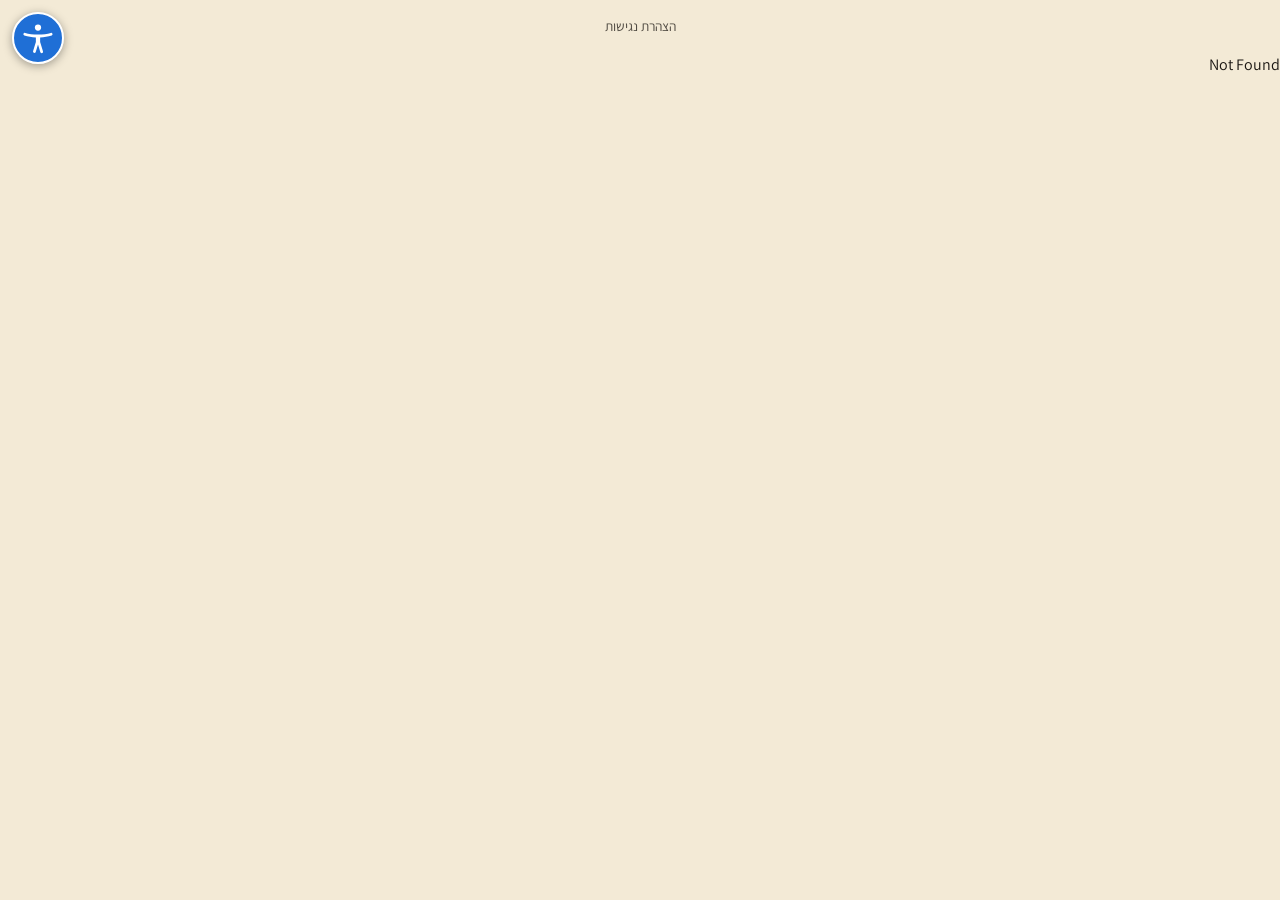
<file: index.html>
<!DOCTYPE html><html lang="he" dir="rtl" class="antialiased"><head><meta charSet="utf-8"/><meta name="viewport" content="width=device-width, initial-scale=1"/><link rel="stylesheet" href="https://fonts.googleapis.com/css2?family=Assistant:wght@400;500;600;700&amp;family=Frank+Ruhl+Libre:wght@500;600;700&amp;display=swap" data-precedence="default"/><link rel="stylesheet" href="/assets/styles-BoYmuqZZ.css" data-precedence="default"/><title>אות תמה — בודק מזוזות</title><meta name="description" content="בדיקת מזוזות: שתי הגהות לנוסח ולצורת האות, אותיות יתרות וחסרות, והשוואה ל־713 אותיות."/><meta name="theme-color" content="#2f4d6f"/><link rel="modulepreload" href="/assets/index-Dy6c8TU1.js"/><link rel="modulepreload" href="/assets/routes-LBxz9Gmi.js"/><link rel="modulepreload" href="/assets/image-CKAxhkys.js"/><link rel="modulepreload" href="/assets/photo-check-CXaE0vmN.js"/><link rel="modulepreload" href="/assets/app-shell-DJfBeo4j.js"/><link rel="modulepreload" href="/assets/utils-q2joD0f-.js"/><link rel="modulepreload" href="/assets/button-FASY6Q6u.js"/><link rel="icon" type="image/svg+xml" href="/favicon.svg"/><link rel="preconnect" href="https://fonts.googleapis.com"/><link rel="preconnect" href="https://fonts.gstatic.com" crossorigin="anonymous"/><link rel="manifest" href="/__grok/manifest.webmanifest"/><link rel="apple-touch-icon" href="/__grok/icon-180.png"/><script>try{if(localStorage.getItem('ot-theme')==='dark')document.documentElement.dataset.theme='dark'}catch(e){}</script><style id="a11y-reflow">@media (max-width:640px){header .flex.items-center.gap-1{flex-wrap:wrap}}</style></head><body><!--$--><!--$--><!--/$--><!--/$--><script data-tsr-stream-part="">(self.$R=self.$R||{})["tsr"]=[];self.$_TSR={h(){this.hydrated=!0,this.c()},e(){this.streamEnded=!0,this.c()},c(){this.hydrated&&this.streamEnded&&(delete self.$_TSR,delete self.$R.tsr)},p(e){this.initialized?e():this.buffer.push(e)},buffer:[]};$_TSR.router=($R=>$R[0]={manifest:$R[1]={routes:$R[2]={__root__:$R[3]={preloads:$R[4]=["/assets/index-Dy6c8TU1.js"],scripts:$R[5]=[$R[6]={attrs:$R[7]={type:"module",async:!0,src:"/assets/index-Dy6c8TU1.js"}}]}}},matches:$R[8]=[$R[9]={i:"__root__",u:1792403950559,s:"success",ssr:!0}]})($R["tsr"]);$_TSR.e();{let s=document.currentScript,p;while((p=s.previousElementSibling)&&p.hasAttribute('data-tsr-stream-part'))p.remove();s.remove()}</script><script type="module" async="" src="/assets/index-Dy6c8TU1.js"></script><script>document.currentScript.remove();/*$tsr-stream-boundary*/</script><!-- Cloudflare Web Analytics --><script defer src="https://static.cloudflareinsights.com/beacon.min.js" data-cf-beacon='{"token":"8d7ac41306b44802b1cb639770fd8f82"}'></script><!-- End Cloudflare Web Analytics -->
<footer style="text-align:center;padding:1rem;font-size:0.85rem;opacity:0.75"><a href="accessibility.html" style="color:inherit">הצהרת נגישות</a></footer>
<script src="a11y.js" defer></script>
</body></html>
</file>
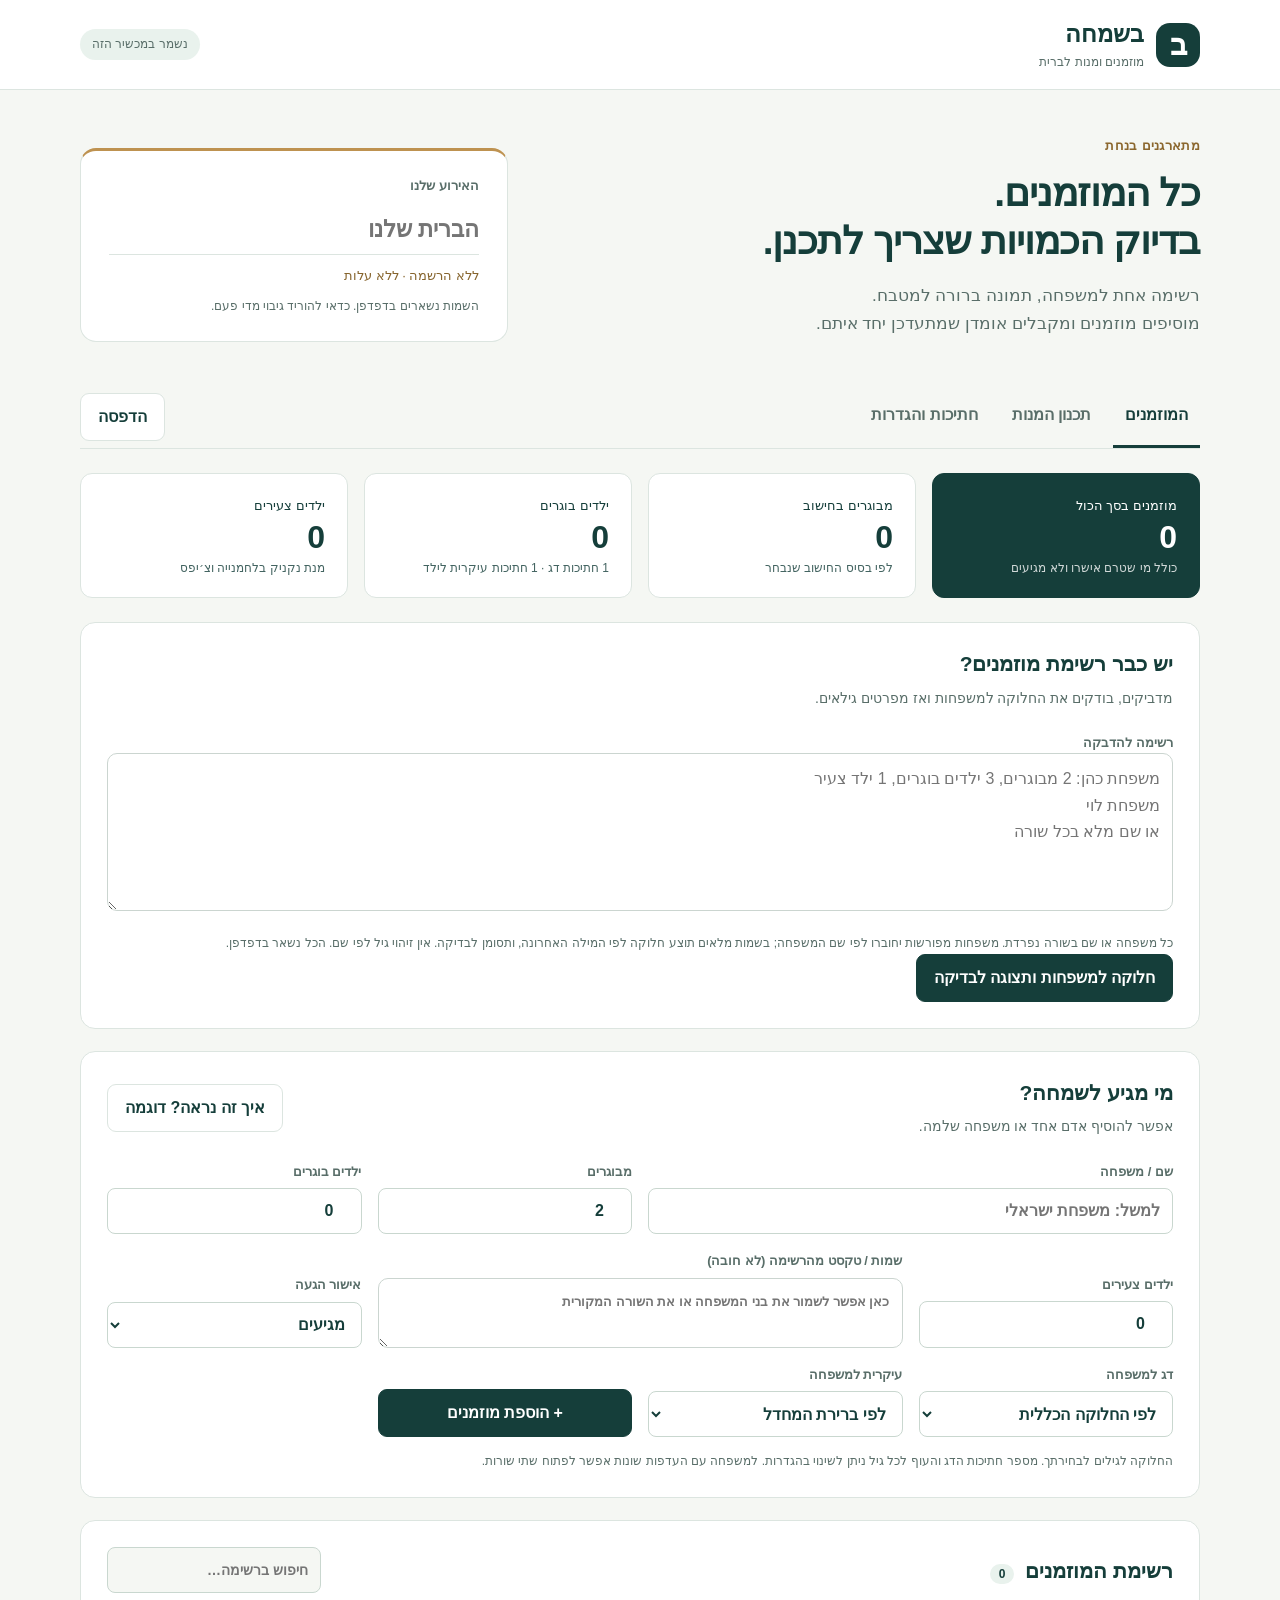
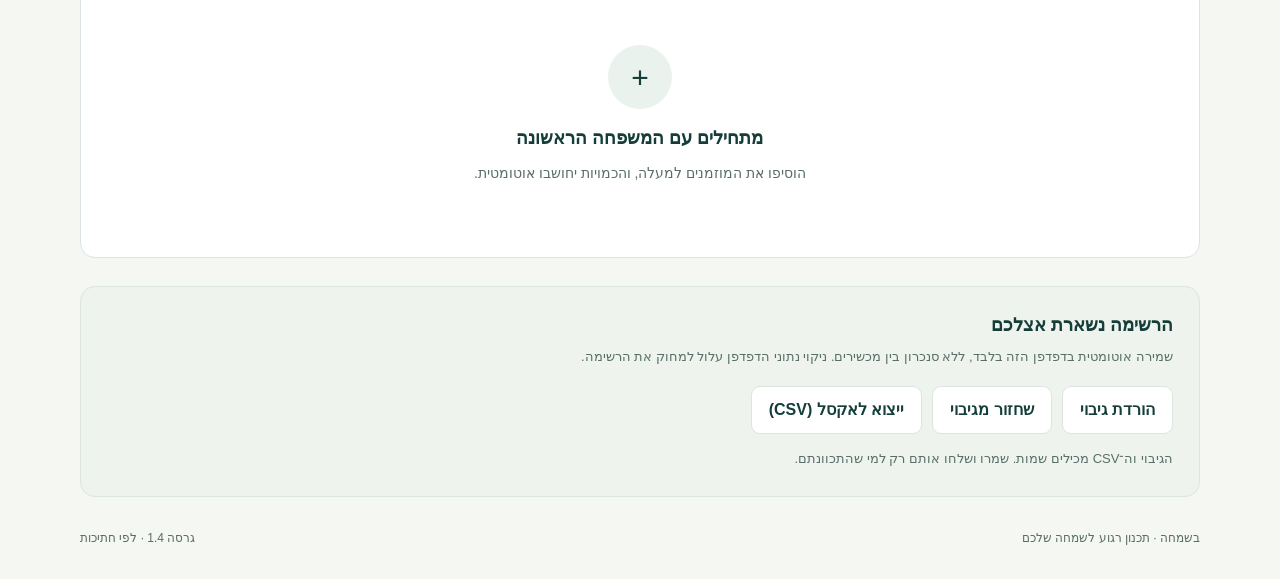
<file: brit-besimcha/index.html>
<!doctype html><html lang="he" dir="rtl"><head><meta charset="utf-8"><meta name="viewport" content="width=device-width,initial-scale=1"><meta name="theme-color" content="#123e3a"><meta name="description" content="רשימת מוזמנים לברית וחישוב כמויות דגים, עופות וסלטים. הנתונים נשמרים במכשיר שלך בלבד."><title>בשמחה | מוזמנים ומנות לברית</title><link rel="icon" href="icon.svg" type="image/svg+xml"><link rel="stylesheet" href="style.css"><script src="engine.js" defer></script><script src="app.js" defer></script><script src="editor.js" defer></script></head><body>
<header><div class="wrap top"><a class="brand" href="index.html"><span class="brand-icon">ב</span><span>בשמחה<small>מוזמנים ומנות לברית</small></span></a><span class="save" id="saved" role="status">נשמר במכשיר הזה</span></div></header>
<main class="wrap"><section class="intro"><div><div class="eyebrow">מתארגנים בנחת</div><h1>כל המוזמנים.<br>בדיוק הכמויות שצריך לתכנן.</h1><p>רשימה אחת למשפחה, תמונה ברורה למטבח.<br>מוסיפים מוזמנים ומקבלים אומדן שמתעדכן יחד איתם.</p></div><div class="event-card"><label for="eventTitle">האירוע שלנו</label><input id="eventTitle" maxlength="100" placeholder="הברית שלנו" aria-label="שם האירוע"><span>ללא הרשמה · ללא עלות</span><small>השמות נשארים בדפדפן. כדאי להוריד גיבוי מדי פעם.</small></div></section>
<div class="toolbar"><nav aria-label="חלקי האתר"><button class="tab active" data-tab="guests" aria-selected="true">המוזמנים</button><button class="tab" data-tab="food" aria-selected="false">תכנון המנות</button><button class="tab" data-tab="settings" aria-selected="false">חתיכות והגדרות</button></nav><button id="print" class="quiet">הדפסה</button></div>
<section class="stats" aria-label="סיכום המוזמנים" id="stats"></section>
<div id="guests" class="panel"><section class="card bulk-import"><div class="section-head"><div><h2>יש כבר רשימת מוזמנים?</h2><p>מדביקים, בודקים את החלוקה למשפחות ואז מפרטים גילאים.</p></div></div><label for="pasteList">רשימה להדבקה</label><textarea id="pasteList" rows="5" maxlength="100000" placeholder="משפחת כהן: 2 מבוגרים, 3 ילדים בוגרים, 1 ילד צעיר&#10;משפחת לוי&#10;או שם מלא בכל שורה"></textarea><p class="micro">כל משפחה או שם בשורה נפרדת. משפחות מפורשות יחוברו לפי שם המשפחה; בשמות מלאים תוצע חלוקה לפי המילה האחרונה, ותסומן לבדיקה. אין זיהוי גיל לפי שם. הכל נשאר בדפדפן.</p><button id="previewList" class="primary">חלוקה למשפחות ותצוגה לבדיקה</button><div id="importPreview" hidden><h3>בודקים לפני שמוסיפים</h3><div class="note">החלוקה היא הצעה בלבד. שמות משפחה זהים אינם בהכרח אותה משפחה. תקנו את הקבוצות וסמנו מספר מבוגרים וילדים בכל אחת. הטקסט המקורי נשמר בכל קבוצה. אין הוספה אוטומטית לרשימה הקיימת.</div><div id="importGroups"></div><div class="actions"><button id="addImportGroup" class="quiet">+ משפחה נוספת לפיצול ידני</button><button id="commitImport" class="primary">אישור והוספת המשפחות</button><button id="cancelImport" class="quiet">ביטול הייבוא</button></div></div></section><section class="card"><div class="section-head"><div><h2>מי מגיע לשמחה?</h2><p>אפשר להוסיף אדם אחד או משפחה שלמה.</p></div><button id="demo" class="quiet">איך זה נראה? דוגמה</button></div><form id="guestForm"><input type="hidden" id="editId"><div class="formgrid"><label class="wide">שם / משפחה<input id="name" maxlength="100" placeholder="למשל: משפחת ישראלי" required autocomplete="off"></label><label>מבוגרים<input id="adults" type="number" min="0" max="10000" step="1" value="2" required inputmode="numeric"></label><label>ילדים בוגרים<input id="older" type="number" min="0" max="10000" step="1" value="0" required inputmode="numeric"></label><label>ילדים צעירים<input id="young" type="number" min="0" max="10000" step="1" value="0" required inputmode="numeric"></label><label class="wide">שמות / טקסט מהרשימה (לא חובה)<textarea id="members" rows="2" maxlength="50000" placeholder="כאן אפשר לשמור את בני המשפחה או את השורה המקורית"></textarea></label><label>אישור הגעה<select id="status"><option value="yes">מגיעים</option><option value="pending">טרם אישרו</option><option value="no">לא מגיעים</option></select></label><label>דג למשפחה<select id="fish"><option value="auto">לפי החלוקה הכללית</option><option value="salmon">סלמון</option><option value="tilapia">מושט (פילה)</option><option value="none">ללא דג</option></select></label><label>עיקרית למשפחה<select id="main"><option value="auto">לפי ברירת המחדל</option><option value="schnitzel">שניצל</option><option value="chicken">עוף</option><option value="none">ללא מנה עיקרית</option></select></label><button type="submit" id="submitGuest" class="primary">+ הוספת מוזמנים</button><button type="button" id="cancelEdit" class="quiet" hidden>ביטול עריכה</button></div><p class="micro">החלוקה לגילים לבחירתך. מספר חתיכות הדג והעוף לכל גיל ניתן לשינוי בהגדרות. למשפחה עם העדפות שונות אפשר לפתוח שתי שורות.</p></form></section>
<section class="card list-card"><div class="section-head"><h2>רשימת המוזמנים <span id="rowCount" class="badge"></span></h2><label class="search"><span class="sr-only">חיפוש מוזמנים</span><input id="search" placeholder="חיפוש ברשימה…" type="search"></label></div><div id="guestList"></div></section></div>
<div id="food" class="panel" hidden><section class="card"><div class="section-head"><div><h2>מה מכינים לשולחן?</h2><p>אומדן לתכנון, לא הזמנה לקייטרינג. יש לאשר עם הספק לפני קנייה.</p></div><label>החישוב כולל<select id="scope"><option value="expected">רק מי שאישרו הגעה</option><option value="all">מגיעים + טרם אישרו</option></select></label></div><div class="menu-choices"><h3>בוחרים את המנות</h3><p>למשפחות ללא בחירה אישית. בחירה מפורשת במשפחה נשמרת וקודמת לברירת המחדל.</p><div class="formgrid"><label class="wide">דג כברירת מחדל<select id="menuFish"><option value="0">מושט בלבד</option><option value="100">סלמון בלבד</option><option value="50">החלוקה הקיימת: חצי מושט, חצי סלמון</option></select></label><label class="wide">עיקרית כברירת מחדל<select id="menuMain"><option value="schnitzel">שניצל</option><option value="chicken">עוף</option></select></label></div><p class="micro">סוג דג אחד + סוג עיקרית אחד לכל סועד. למשפחה עם העדפה אחרת בוחרים בעריכת המשפחה. הקטנים נשארים עם נקניק בלחמנייה וצ׳יפס כשהאפשרות פעילה.</p></div><div id="foodSummary"></div><div class="foodgrid" id="foodCards"></div><div class="note" id="foodNote"></div><button id="toSettings" class="quiet">התאמת חתיכות לסועד והנחות החישוב ←</button></section><section class="card"><h2>רשימת קנייה מרוכזת</h2><div id="shopping"></div><p class="micro">דגים, עוף ושניצל נספרים בחתיכות לפי סועד, ללא משקל. הסלטים מוכנים להגשה. עיגול המכלים נעשה לכל סוג סלט בנפרד, ולכן ייתכן עודף.</p><button id="copyShopping" class="primary">העתקת רשימת הקנייה</button></section></div>
<div id="settings" class="panel" hidden><section class="card"><h2>המנה שלכם, החישוב שלכם</h2><p>ברירת המחדל היא חתיכת דג אחת ויחידת עיקרית אחת (עוף או שניצל) לכל סועד, לפני רזרבה. כשהקטנים מקבלים מנת ילדים, הם אינם נספרים בדג ובעיקרית. אלו הגדרות לתכנון ולא המלצה מחייבת. אפשר להתאים לתיאבון, לתפריט ולספק שלכם.</p><div class="settingsgrid" id="settingsFields"></div><div class="note">במצב "דג + עיקרית בשתי מנות" נספרים דג ומנה עיקרית. במצב "דג או עיקרית" העיקרית נספרת רק למשפחות שסומנו ללא דג ושנבחרה בהן עיקרית. מי שאינו אוכל דג או עיקרית עדיין נכלל בסלטים. מנת הילדים (נקניק בלחמנייה + צ׳יפס) מחליפה את הדג והעוף לילדים הקטנים בלבד; בסלטים הם נספרים לפי מקדם נמוך, כי יש להם מנה משלהם. בעיקרית בוחרים עוף או שניצל. הבחירה נשמרת לכל משפחה, וברירת המחדל חלה על שורות ללא בחירה אישית.</div></section><section class="card"><h2>איך מגיעים למספרים?</h2><p>מנות ילדים: כשמנת הילדים פעילה, מספר הילדים הקטנים × מנה אחת + רזרבה, בעיגול למעלה. מנה = נקניק בלחמנייה + צ׳יפס; כמויות הקנייה של הנקניקים, הלחמניות והצ׳יפס נקבעות עם הספק לפי מספר המנות.</p><p>דגים ועוף: מספר הסועדים בכל קבוצת גיל × מספר החתיכות שהוגדר לה. מחברים, מוסיפים רזרבה פעם אחת ומעגלים למעלה לחתיכות שלמות בכל סוג בנפרד. לדוגמה: 10 מבוגרים × חתיכת סלמון אחת + 5 ילדים × חתיכה אחת = 15 חתיכות; עם רזרבה 10% מכינים 17 חתיכות.</p><p>חלוקת הדגים נעשית לפי הבחירה בכל משפחה, או לפי אחוז הסלמון הכללי. כשמחלקים באחוזים ייתכן עודף של חתיכה בגלל עיגול כל סוג בנפרד. דג הוא חתיכת פילה, לא דג שלם. עיקרית היא עוף או שניצל, לא שניהם לכל סועד. עוף הוא החתיכה שבחרתם, למשל כרע או שוק; שניצל הוא יחידה בגודל שסוכם עם הספק; אין המרה למשקל או לעופות שלמים.</p><p>סלטים: מבוגרים + ילדים בוגרים × המקדם שלהם + ילדים קטנים × המקדם שלהם (נמוך יותר כשיש מנת ילדים), כפול מ״ל למבוגר לכל הסוגים יחד, ועוד רזרבה. הנפח מתחלק שווה בין סוגי הסלטים, והמכלים מעוגלים למעלה לכל סוג בנפרד. ליטרים אינם קילוגרמים.</p><details><summary>הנחות לתכנון הסלטים</summary><p>ברירות המחדל: 150 מ״ל לכל הסלטים יחד למבוגר, מקדם 0.75 לילד בוגר, 0.5 לילד קטן ו־0.1 לילד קטן עם מנת ילדים, ורזרבה של 10%. אלו הנחות עבודה ניתנות לשינוי, לא תקן קייטרינג. מדריכי קייטרינג מציעים בקירוב כוס סלט (240 מ״ל) לאדם כשהסלט הוא התוספת העיקרית; כשיש כמה סלטים לצד דג, עוף וצ׳יפס לוקחים מעט מכל סוג, ולכן ברירת המחדל כאן נמוכה יותר.</p><p><a href="https://www.flexcateringhq.com/quick-easy-guide-to-calculating-catering-portions/" target="_blank" rel="noopener noreferrer">Flex Catering - מדריך מנות</a></p><p>יש להתאים לתפריט ולספק. אין כאן חישוב אלרגנים, כשרות, תוספות, לחם או שתייה.</p></details></section></div>
<section class="backup card"><div><h2>הרשימה נשארת אצלכם</h2><p>שמירה אוטומטית בדפדפן הזה בלבד, ללא סנכרון בין מכשירים. ניקוי נתוני הדפדפן עלול למחוק את הרשימה.</p></div><div class="actions"><button id="backup" class="quiet">הורדת גיבוי</button><button id="restore" class="quiet">שחזור מגיבוי</button><button id="csv" class="quiet">ייצוא לאקסל (CSV)</button><input type="file" id="importFile" accept="application/json,.json" hidden></div><p class="micro">הגיבוי וה־CSV מכילים שמות. שמרו ושלחו אותם רק למי שהתכוונתם.</p></section>
<footer>בשמחה · תכנון רגוע לשמחה שלכם <span>גרסה 1.4 · לפי חתיכות</span></footer></main><div id="toast" role="status" aria-live="polite"></div>
<dialog id="deleteDialog"><h2>להסיר את המוזמנים האלה?</h2><p id="deleteName"></p><p>ניתן לבטל מיד לאחר ההסרה.</p><div class="actions"><button id="confirmDelete" class="danger">הסרה מהרשימה</button><button id="cancelDelete" class="quiet">להשאיר</button></div></dialog>
<dialog id="restoreDialog"><h2>להחליף את הרשימה בגיבוי?</h2><p>הרשימה וההגדרות הנוכחיות יוחלפו. אפשר להוריד גיבוי קודם ולבטל עד שסוגרים את האתר.</p><div class="actions"><button id="confirmRestore" class="primary">שחזור והחלפה</button><button id="cancelRestore" class="quiet">ביטול</button></div></dialog>
</body></html>
</file>
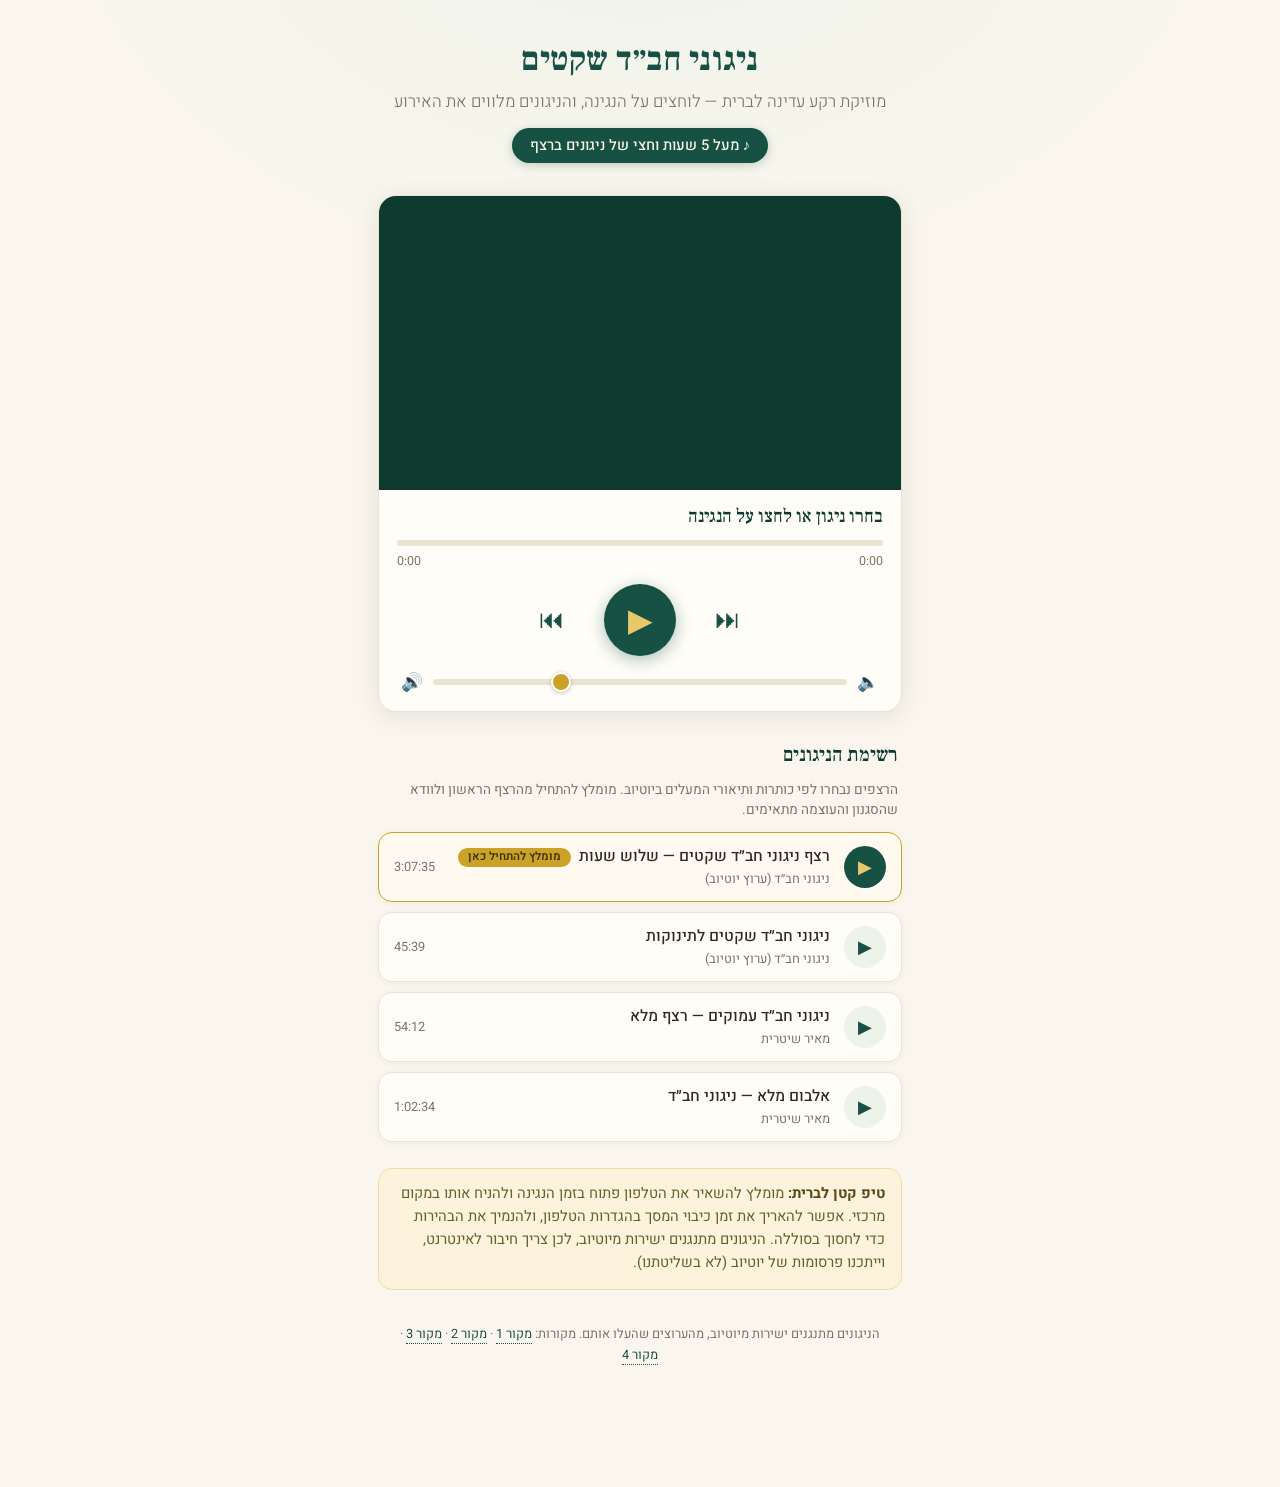
<file: brit-nigunim/index.html>
<!DOCTYPE html>
<html lang="he" dir="rtl">
<head>
<meta charset="UTF-8">
<meta name="viewport" content="width=device-width, initial-scale=1.0, viewport-fit=cover">
<title>ניגוני חב״ד שקטים — לברית</title>
<meta name="description" content="רצף של ניגוני חב״ד שקטים ועדינים — מוזיקת רקע לברית, יותר משעה של ניגון">
<meta name="theme-color" content="#175143">
<link rel="icon" href="data:image/svg+xml,%3Csvg xmlns='http://www.w3.org/2000/svg' viewBox='0 0 100 100'%3E%3Ccircle cx='50' cy='50' r='46' fill='%23175143'/%3E%3Ctext x='50' y='68' font-size='52' text-anchor='middle' fill='%23e8c96a'%3E%E2%99%AA%3C/text%3E%3C/svg%3E">
<link rel="preconnect" href="https://fonts.googleapis.com">
<link rel="preconnect" href="https://fonts.gstatic.com" crossorigin>
<link href="https://fonts.googleapis.com/css2?family=Frank+Ruhl+Libre:wght@400;500;700&family=Heebo:wght@300;400;500;600&display=swap" rel="stylesheet">
<style>
:root{
  --green:#175143; --green-deep:#0e3a2f; --gold:#c9a227; --gold-soft:#e8c96a;
  --cream:#faf6ee; --card:#fffdf8; --ink:#2c2a26; --muted:#7a7468;
}
*{box-sizing:border-box; margin:0; padding:0}
html{scroll-behavior:smooth}
body{
  font-family:'Heebo',sans-serif; background:var(--cream); color:var(--ink);
  min-height:100vh; padding-bottom:120px;
  background-image:radial-gradient(ellipse 80% 50% at 50% -10%, #eef3e9 0%, transparent 60%);
}
.wrap{max-width:560px;margin:0 auto;padding:0 18px}
header{text-align:center;padding:38px 0 10px}
h1{
  font-family:'Frank Ruhl Libre',serif;font-weight:700;font-size:2.1rem;
  color:var(--green);letter-spacing:.5px;
}
.subtitle{color:var(--muted);font-weight:300;font-size:1.05rem;margin-top:8px}
.total-badge{
  display:inline-block;margin-top:14px;background:var(--green);color:#fdf9ec;
  font-size:.92rem;font-weight:500;padding:7px 18px;border-radius:999px;
  box-shadow:0 2px 10px rgba(23,81,67,.25);
}
.player-card{
  background:var(--card);border-radius:18px;overflow:hidden;margin-top:22px;
  box-shadow:0 4px 24px rgba(44,42,38,.10);border:1px solid #ece4d2;
}
#video-holder{position:relative;width:100%;aspect-ratio:16/9;background:#0e3a2f}
#video-holder iframe{position:absolute;inset:0;width:100%;height:100%;border:0}
.now-playing{padding:14px 18px 16px}
.np-title{font-family:'Frank Ruhl Libre',serif;font-size:1.15rem;font-weight:500;color:var(--green-deep)}
.np-artist{font-size:.85rem;color:var(--muted);margin-top:2px}
.progress{margin-top:12px;height:6px;background:#ece4d2;border-radius:99px;overflow:hidden;direction:ltr}
.progress>div{height:100%;width:0;background:linear-gradient(90deg,var(--gold),var(--gold-soft));border-radius:99px;transition:width .5s linear}
.time-row{display:flex;justify-content:space-between;font-size:.78rem;color:var(--muted);margin-top:6px;direction:ltr}
.controls{display:flex;align-items:center;justify-content:center;gap:26px;margin-top:14px}
.cbtn{
  background:none;border:none;cursor:pointer;color:var(--green);font-size:1.6rem;
  width:52px;height:52px;border-radius:50%;display:flex;align-items:center;justify-content:center;
  transition:background .2s;
}
.cbtn:hover{background:#f2ecdc}
.cbtn.main{
  width:72px;height:72px;background:var(--green);color:var(--gold-soft);font-size:2rem;
  box-shadow:0 4px 16px rgba(23,81,67,.35);
}
.cbtn.main:hover{background:var(--green-deep)}
.cbtn:focus-visible{outline:3px solid var(--gold);outline-offset:2px}
.volume-row{display:flex;align-items:center;gap:10px;margin-top:14px;padding:0 4px}
.volume-row span{font-size:1.1rem;color:var(--muted)}
input[type=range]{
  flex:1;-webkit-appearance:none;appearance:none;height:6px;border-radius:99px;
  background:#ece4d2;outline:none;
}
input[type=range]::-webkit-slider-thumb{
  -webkit-appearance:none;appearance:none;width:20px;height:20px;border-radius:50%;
  background:var(--gold);border:2px solid #fff;box-shadow:0 1px 4px rgba(0,0,0,.25);cursor:pointer;
}
input[type=range]::-moz-range-thumb{
  width:20px;height:20px;border-radius:50%;background:var(--gold);
  border:2px solid #fff;box-shadow:0 1px 4px rgba(0,0,0,.25);cursor:pointer;
}
h2{
  font-family:'Frank Ruhl Libre',serif;font-size:1.25rem;color:var(--green-deep);
  margin:30px 4px 12px;font-weight:500;
}
.track{
  display:flex;align-items:center;gap:14px;background:var(--card);
  border:1px solid #ece4d2;border-radius:14px;padding:13px 15px;margin-bottom:10px;
  cursor:pointer;transition:box-shadow .2s, border-color .2s;box-shadow:0 1px 6px rgba(44,42,38,.05);
}
.track:hover{box-shadow:0 3px 14px rgba(44,42,38,.12)}
.track:focus-visible{outline:3px solid var(--gold);outline-offset:2px}
.track.active{border-color:var(--gold);background:#fffaf0}
.track.unavailable{opacity:.45;cursor:default}
.tnum{
  width:42px;height:42px;min-width:42px;border-radius:50%;background:#eef3e9;color:var(--green);
  display:flex;align-items:center;justify-content:center;font-size:1.15rem;
}
.track.active .tnum{background:var(--green);color:var(--gold-soft)}
.tinfo{flex:1;min-width:0}
.ttitle{font-weight:500;font-size:.98rem;line-height:1.3}
.tartist{font-size:.8rem;color:var(--muted);margin-top:2px}
.tdur{font-size:.8rem;color:var(--muted);white-space:nowrap}
.list-note{font-size:.85rem;color:var(--muted);margin:0 4px 12px;line-height:1.5}
.rec{display:inline-block;background:var(--gold);color:#3d3305;font-size:.72rem;font-weight:600;border-radius:999px;padding:2px 10px;margin-right:8px;vertical-align:middle}
.tip{
  background:#fdf3dc;border:1px solid #eedda8;border-radius:14px;
  padding:14px 16px;margin-top:26px;font-size:.92rem;line-height:1.55;color:#6b5d2f;
}
.tip b{color:#57491c}
footer{
  text-align:center;color:var(--muted);font-size:.8rem;margin-top:34px;line-height:1.7;
  padding:0 10px;
}
footer a{color:var(--green);text-decoration:none;border-bottom:1px dotted var(--green)}
.wakelock-chip{
  display:none;margin-top:10px;font-size:.82rem;color:var(--green);
  background:#eef3e9;border-radius:999px;padding:5px 14px;
}
.wakelock-chip.on{display:inline-block}
@media (max-width:400px){ h1{font-size:1.8rem} }
</style>
</head>
<body>
<div class="wrap">
  <header>
    <h1>ניגוני חב״ד שקטים</h1>
    <div class="subtitle">מוזיקת רקע עדינה לברית — לוחצים על הנגינה, והניגונים מלווים את האירוע</div>
    <div class="total-badge">♪ <span id="total-time">יותר משעה</span> של ניגונים ברצף</div>
    <br>
    <span class="wakelock-chip" id="wl-chip">המסך נשאר דולק ✓</span>
  </header>

  <div class="player-card">
    <div id="video-holder"><div id="yt-player"></div></div>
    <div class="now-playing">
      <div class="np-title" id="np-title">בחרו ניגון או לחצו על הנגינה</div>
      <div class="np-artist" id="np-artist"></div>
      <div class="progress"><div id="prog-fill"></div></div>
      <div class="time-row"><span id="t-cur">0:00</span><span id="t-total">0:00</span></div>
      <div class="controls">
        <button class="cbtn" id="btn-prev" aria-label="הניגון הקודם">⏭</button>
        <button class="cbtn main" id="btn-play" aria-label="נגן">▶</button>
        <button class="cbtn" id="btn-next" aria-label="הניגון הבא">⏮</button>
      </div>
      <div class="volume-row">
        <span aria-hidden="true">🔈</span>
        <input type="range" id="vol" min="0" max="100" value="70" aria-label="עוצמת הקול">
        <span aria-hidden="true">🔊</span>
      </div>
    </div>
  </div>

  <h2>רשימת הניגונים</h2>
  <div class="list-note">הרצפים נבחרו לפי כותרות ותיאורי המעלים ביוטיוב. מומלץ להתחיל מהרצף הראשון ולוודא שהסגנון והעוצמה מתאימים.</div>
  <div id="track-list"></div>

  <div class="tip">
    <b>טיפ קטן לברית:</b> מומלץ להשאיר את הטלפון פתוח בזמן הנגינה ולהניח אותו במקום מרכזי.
    אפשר להאריך את זמן כיבוי המסך בהגדרות הטלפון, ולהנמיך את הבהירות כדי לחסוך בסוללה.
    הניגונים מתנגנים ישירות מיוטיוב, לכן צריך חיבור לאינטרנט, וייתכנו פרסומות של יוטיוב (לא בשליטתנו).
  </div>

  <footer>
    הניגונים מתנגנים ישירות מיוטיוב, מהערוצים שהעלו אותם.
    <span id="src-links"></span>
  </footer>
</div>

<script>
var TRACKS = [
  {id:'gQN4MffoYAQ', title:'רצף ניגוני חב״ד שקטים — שלוש שעות', artist:'ניגוני חב״ד (ערוץ יוטיוב)', len:11255, rec:true},
  {id:'JjG-KbemDm4', title:'ניגוני חב״ד שקטים לתינוקות', artist:'ניגוני חב״ד (ערוץ יוטיוב)', len:2739},
  {id:'l8jW1VDljHE', title:'ניגוני חב״ד עמוקים — רצף מלא', artist:'מאיר שיטרית', len:3252},
  {id:'gnEWRaIz1KM', title:'אלבום מלא — ניגוני חב״ד', artist:'מאיר שיטרית', len:3754}
];
var cur = 0, player = null, playing = false, wakeLock = null;

function fmt(s){
  if(!s || !isFinite(s)) return '';
  s = Math.round(s);
  var h = Math.floor(s/3600), m = Math.floor((s%3600)/60), x = s%60;
  return h ? h+':'+String(m).padStart(2,'0')+':'+String(x).padStart(2,'0')
           : m+':'+String(x).padStart(2,'0');
}

function renderList(){
  var el = document.getElementById('track-list');
  el.innerHTML = '';
  TRACKS.forEach(function(t,i){
    var d = document.createElement('div');
    d.className = 'track' + (i===cur?' active':'') + (t.dead?' unavailable':'');
    d.setAttribute('role','button'); d.setAttribute('tabindex', t.dead?-1:0);
    d.innerHTML = '<div class="tnum">'+(t.dead?'✕':(i===cur&&playing?'♪':'▶'))+'</div>'+
      '<div class="tinfo"><div class="ttitle">'+t.title+(t.rec?'<span class="rec">מומלץ להתחיל כאן</span>':'')+'</div>'+
      '<div class="tartist">'+t.artist+'</div></div>'+
      '<div class="tdur">'+(t.dead?'לא זמין':fmt(t.len))+'</div>';
    if(!t.dead){
      d.addEventListener('click', function(){ playTrack(i); });
      d.addEventListener('keydown', function(e){ if(e.key==='Enter'||e.key===' '){e.preventDefault(); playTrack(i);} });
    }
    el.appendChild(d);
  });
  var total = TRACKS.reduce(function(a,t){return a+(t.dead?0:t.len)},0);
  if(total >= 3600){
    var h = Math.floor(total/3600), m = Math.round((total%3600)/60);
    document.getElementById('total-time').textContent =
      h>0 ? ('מעל '+(h===1?'שעה':h+' שעות')+(m>=30?' וחצי':'')) : 'יותר משעה';
  }
  var links = document.getElementById('src-links');
  links.innerHTML = 'מקורות: ' + TRACKS.map(function(t,i){
    return '<a href="https://www.youtube.com/watch?v='+t.id+'" target="_blank" rel="noopener">מקור '+(i+1)+'</a>';
  }).join(' · ');
}

function setNow(i){
  document.getElementById('np-title').textContent = TRACKS[i].title;
  document.getElementById('np-artist').textContent = TRACKS[i].artist;
}

function nextAlive(from){
  for(var k=1;k<=TRACKS.length;k++){
    var j=(from+k)%TRACKS.length;
    if(!TRACKS[j].dead) return j;
  }
  return -1;
}

function playTrack(i){
  if(i<0 || TRACKS[i].dead) return;
  cur = i; setNow(i);
  if(player && player.loadVideoById) player.loadVideoById(TRACKS[i].id);
  playing = true; updatePlayBtn(); renderList();
  requestWakeLock();
}

function updatePlayBtn(){
  document.getElementById('btn-play').textContent = playing ? '❚❚' : '▶';
  document.getElementById('btn-play').setAttribute('aria-label', playing?'השהה':'נגן');
}

function togglePlay(){
  if(!player || !player.playVideo) return;
  if(playing){ player.pauseVideo(); }
  else {
    if(player.getPlayerState && player.getPlayerState()===5 /* cued */) player.playVideo();
    else playTrack(cur);
  }
}

function requestWakeLock(){
  if(!('wakeLock' in navigator)) return;
  navigator.wakeLock.request('screen').then(function(wl){
    wakeLock = wl;
    document.getElementById('wl-chip').classList.add('on');
    wl.addEventListener('release', function(){ document.getElementById('wl-chip').classList.remove('on'); });
  }).catch(function(){});
}
document.addEventListener('visibilitychange', function(){
  if(document.visibilityState==='visible' && playing) requestWakeLock();
});

/* progress updater */
setInterval(function(){
  if(!player || !player.getCurrentTime) return;
  var t = player.getCurrentTime(), d = player.getDuration();
  if(d > 0){
    if(!TRACKS[cur].len){ TRACKS[cur].len = d; renderList(); }
    document.getElementById('prog-fill').style.width = (t/d*100)+'%';
    document.getElementById('t-cur').textContent = fmt(t);
    document.getElementById('t-total').textContent = fmt(d);
  }
}, 1000);

document.getElementById('btn-play').addEventListener('click', togglePlay);
document.getElementById('btn-next').addEventListener('click', function(){
  var n = nextAlive(cur); if(n>=0) playTrack(n);
});
document.getElementById('btn-prev').addEventListener('click', function(){
  var j = cur;
  for(var k=0;k<TRACKS.length;k++){ j = (j-1+TRACKS.length)%TRACKS.length; if(!TRACKS[j].dead) break; }
  playTrack(j);
});
document.getElementById('vol').addEventListener('input', function(e){
  if(player && player.setVolume) player.setVolume(+e.target.value);
});

/* YouTube IFrame API — with a watchdog: if the api script stalls or the
   ready callback is missed, retry loading and initialize as soon as YT exists. */
var ytWatchdogTries = 0;
function loadYtApi(){
  var tag = document.createElement('script');
  tag.src = 'https://www.youtube.com/iframe_api?r=' + Date.now();
  document.head.appendChild(tag);
}
loadYtApi();
var ytWatchdog = setInterval(function(){
  if(player) { clearInterval(ytWatchdog); return; }
  if(window.YT && YT.Player){ onYouTubeIframeAPIReady(); }
  else if(++ytWatchdogTries % 4 === 0){ loadYtApi(); }
  if(ytWatchdogTries > 40){
    clearInterval(ytWatchdog);
    var vh = document.getElementById('video-holder');
    if(vh && !document.querySelector('#video-holder iframe')){
      vh.innerHTML = '<div style="color:#fdf9ec;padding:34px 18px;text-align:center;font-size:.95rem;line-height:1.7">הנגן לא הצליח להיטען כרגע.<br>אפשר לנגן ישירות ביוטיוב דרך הקישורים למטה, או לרענן את הדף.</div>';
    }
  }
}, 2000);
function onYouTubeIframeAPIReady(){
  if(player) return;
  player = new YT.Player('yt-player', {
    videoId: TRACKS[0].id,
    playerVars: {rel:0, playsinline:1, modestbranding:1},
    events: {
      onReady: function(e){
        e.target.setVolume(+document.getElementById('vol').value);
        e.target.cueVideoById(TRACKS[0].id);
        setNow(0); renderList();
      },
      onStateChange: function(e){
        if(e.data === YT.PlayerState.PLAYING){ playing = true; updatePlayBtn(); renderList(); }
        if(e.data === YT.PlayerState.PAUSED){ playing = false; updatePlayBtn(); renderList(); }
        if(e.data === YT.PlayerState.ENDED){
          var n = nextAlive(cur);
          if(n >= 0) playTrack(n);
        }
      },
      onError: function(e){
        TRACKS[cur].dead = true; renderList();
        var n = nextAlive(cur);
        if(n >= 0) playTrack(n);
      }
    }
  });
}
renderList();
</script>
</body>
</html>
</file>
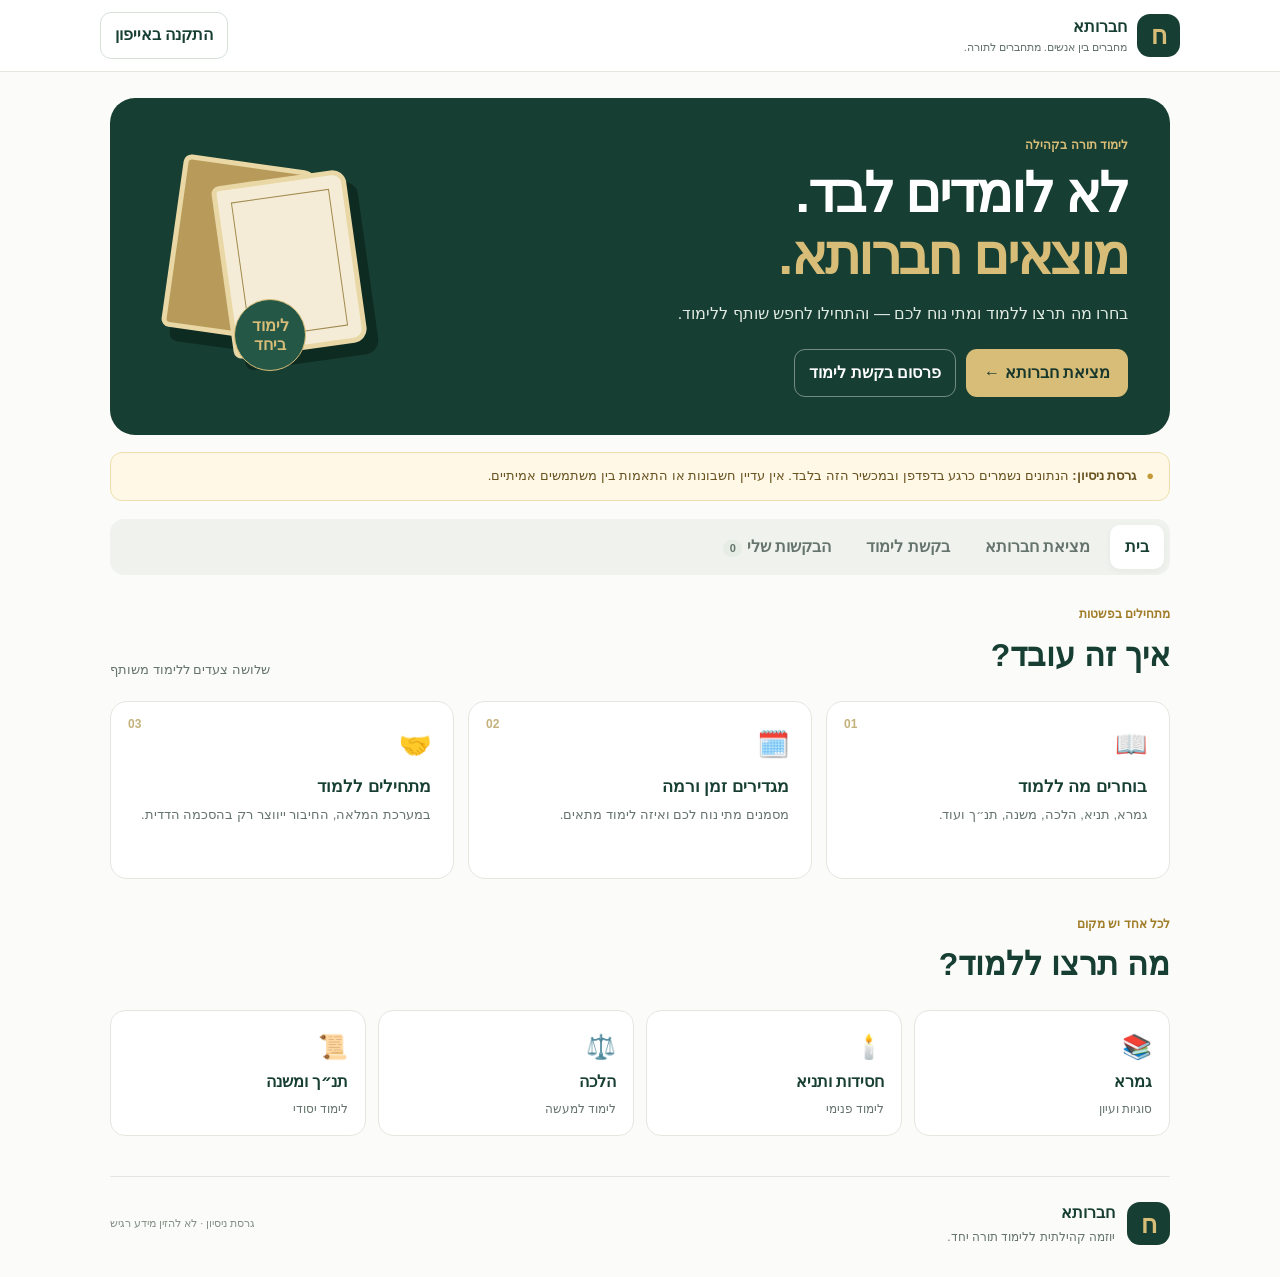
<file: chavruta/index.html>
<!doctype html>
<html lang="he" dir="rtl"><head>
<meta charset="utf-8"><meta name="viewport" content="width=device-width,initial-scale=1,viewport-fit=cover">
<meta name="theme-color" content="#173e32"><meta name="description" content="חברותא — מחברים בין אנשים. מתחברים לתורה.">
<meta name="apple-mobile-web-app-capable" content="yes"><meta name="apple-mobile-web-app-status-bar-style" content="black-translucent"><meta name="apple-mobile-web-app-title" content="חברותא">
<link rel="manifest" href="./manifest.json"><link rel="icon" href="./icon.svg" type="image/svg+xml"><link rel="apple-touch-icon" href="./icon.svg"><link rel="stylesheet" href="./styles.css"><title>חברותא — מחברים בין אנשים</title>
</head><body>
<header class="topbar"><a class="brand" href="./"><span class="brand-mark">ח</span><span><strong>חברותא</strong><small>מחברים בין אנשים. מתחברים לתורה.</small></span></a><button class="quiet" id="installHelp">התקנה באייפון</button></header>
<main class="shell">
<section class="hero"><div class="hero-copy"><span class="eyebrow">לימוד תורה בקהילה</span><h1>לא לומדים לבד.<br><em>מוצאים חברותא.</em></h1><p>בחרו מה תרצו ללמוד ומתי נוח לכם — והתחילו לחפש שותף ללימוד.</p><div class="actions"><button class="primary" data-go="search">מציאת חברותא ←</button><button class="outline" data-go="publish">פרסום בקשת לימוד</button></div></div><div class="hero-art" aria-hidden="true"><div class="book back"></div><div class="book front"></div><div class="seal">לימוד<br>ביחד</div></div></section>
<div class="notice"><span>●</span><div><strong>גרסת ניסיון:</strong> הנתונים נשמרים כרגע בדפדפן ובמכשיר הזה בלבד. אין עדיין חשבונות או התאמות בין משתמשים אמיתיים.</div></div>
<nav class="tabs" aria-label="ניווט ראשי"><button class="tab active" data-tab="home">בית</button><button class="tab" data-tab="search">מציאת חברותא</button><button class="tab" data-tab="publish">בקשת לימוד</button><button class="tab" data-tab="my">הבקשות שלי <b id="myCount">0</b></button></nav>
<section id="view-home" class="view"><div class="heading"><div><span class="eyebrow">מתחילים בפשטות</span><h2>איך זה עובד?</h2></div><span class="muted">שלושה צעדים ללימוד משותף</span></div><div class="steps"><article><span class="num">01</span><div class="step-icon">📖</div><h3>בוחרים מה ללמוד</h3><p>גמרא, תניא, הלכה, משנה, תנ״ך ועוד.</p></article><article><span class="num">02</span><div class="step-icon">🗓️</div><h3>מגדירים זמן ורמה</h3><p>מסמנים מתי נוח לכם ואיזה לימוד מתאים.</p></article><article><span class="num">03</span><div class="step-icon">🤝</div><h3>מתחילים ללמוד</h3><p>במערכת המלאה, החיבור ייווצר רק בהסכמה הדדית.</p></article></div><div class="heading extra"><div><span class="eyebrow">לכל אחד יש מקום</span><h2>מה תרצו ללמוד?</h2></div></div><div class="topics"><button data-topic="גמרא"><span>📚</span><strong>גמרא</strong><small>סוגיות ועיון</small></button><button data-topic="חסידות"><span>🕯️</span><strong>חסידות ותניא</strong><small>לימוד פנימי</small></button><button data-topic="הלכה"><span>⚖️</span><strong>הלכה</strong><small>לימוד למעשה</small></button><button data-topic="תנ״ך"><span>📜</span><strong>תנ״ך ומשנה</strong><small>לימוד יסודי</small></button></div></section>
<section id="view-search" class="view hidden"><div class="heading"><div><span class="eyebrow">התחילו כאן</span><h2>מציאת חברותא</h2><p class="muted">תוצאות הדגמה מקומיות בלבד.</p></div></div><div class="filters"><label>נושא<select id="filterTopic"><option value="">כל הנושאים</option><option>גמרא</option><option>חסידות</option><option>תניא</option><option>הלכה</option><option>משנה</option><option>תנ״ך</option><option>פרשת שבוע</option><option>אחר</option></select></label><label>רמה<select id="filterLevel"><option value="">כל הרמות</option><option>מתחיל</option><option>בינוני</option><option>מתקדם</option><option>גמיש</option></select></label><label>אופן לימוד<select id="filterMode"><option value="">כל האפשרויות</option><option>פנים אל פנים</option><option>טלפון</option><option>וידאו</option></select></label><button class="secondary" id="clearFilters">ניקוי סינון</button></div><div id="results" class="results"></div></section>
<section id="view-publish" class="view hidden"><div class="heading"><div><span class="eyebrow">פותחים דלת ללימוד</span><h2>בקשת חברותא חדשה</h2><p class="muted">הבקשה תישמר בדפדפן הזה בלבד.</p></div></div><form id="requestForm" class="form"><div class="form-grid">
<label>שם תצוגה<input name="name" maxlength="40" required placeholder="איך להציג אתכם?"></label><label>יישוב<input name="community" maxlength="60" required value="כפר רתמים"></label>
<label>נושא הלימוד<select name="topic" required><option value="">בחרו נושא</option><option>גמרא</option><option>חסידות</option><option>תניא</option><option>הלכה</option><option>משנה</option><option>תנ״ך</option><option>פרשת שבוע</option><option>אחר</option></select></label>
<label>רמת לימוד<select name="level" required><option value="">בחרו רמה</option><option>מתחיל</option><option>בינוני</option><option>מתקדם</option><option>גמיש</option></select></label>
<label>אופן לימוד<select name="mode"><option>פנים אל פנים</option><option>טלפון</option><option>וידאו</option></select></label><label>משך מפגש<select name="duration"><option>15 דקות</option><option>30 דקות</option><option selected>45 דקות</option><option>60 דקות</option></select></label>
<label>תדירות<select name="frequency"><option>חד-פעמי</option><option>פעם בשבוע</option><option selected>פעמיים בשבוע</option><option>כמה פעמים בשבוע</option><option>יומי</option></select></label><label>זמן מועדף<select name="time"><option>בוקר</option><option>צהריים</option><option selected>ערב</option><option>גמיש</option></select></label></div>
<label>הערה קצרה (לא חובה)<textarea name="note" maxlength="240" rows="3" placeholder="למשל: אשמח ללמוד מסכת שבת מההתחלה"></textarea></label><label class="consent"><input type="checkbox" name="consent" required><span>אני מבין/ה שזו גרסת ניסיון והמידע נשמר רק בדפדפן במכשיר זה.</span></label><button class="primary full" type="submit">שמירת בקשת הלימוד</button><p id="formMessage" aria-live="polite"></p></form></section>
<section id="view-my" class="view hidden"><div class="heading"><div><span class="eyebrow">הפעילות שלי</span><h2>הבקשות שלי</h2><p class="muted">בקשות שיצרת במכשיר הזה.</p></div><button class="secondary" id="exportData">ייצוא הנתונים</button></div><div id="myRequests" class="results"></div></section>
<footer><span class="brand-mark">ח</span><div><strong>חברותא</strong><p>יוזמה קהילתית ללימוד תורה יחד.</p></div><small>גרסת ניסיון · לא להזין מידע רגיש</small></footer>
</main>
<dialog id="installDialog"><button id="closeInstall" class="close" aria-label="סגירה">×</button><div class="dialog-icon">📲</div><h2>הוספת חברותא למסך הבית</h2><p>באייפון, פתחו את הקישור ב־Safari ואז:</p><ol><li>לחצו על כפתור השיתוף □↑.</li><li>בחרו <strong>הוספה למסך הבית</strong>.</li><li>לחצו <strong>הוסף</strong>.</li></ol><button class="primary full" id="gotIt">הבנתי</button></dialog><div id="toast" role="status" aria-live="polite"></div><script src="./app.js" defer></script></body></html>
</file>
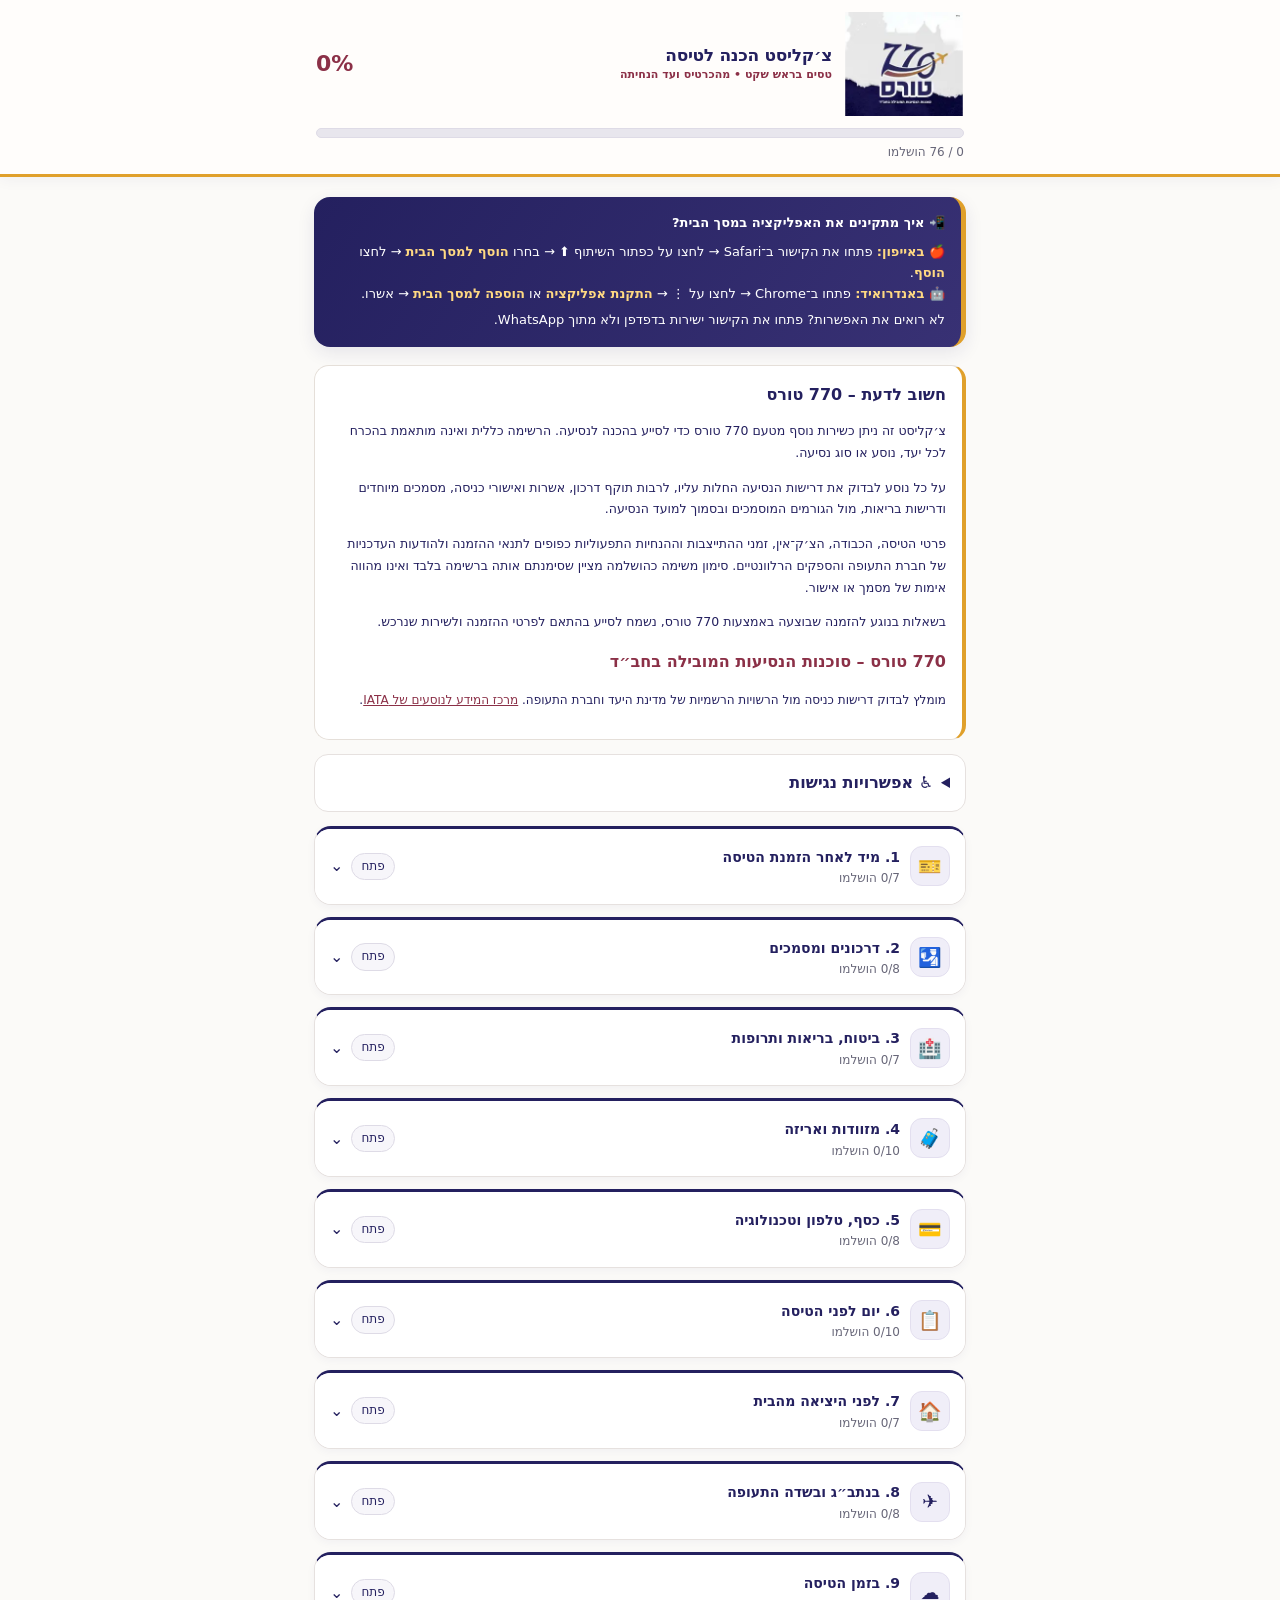
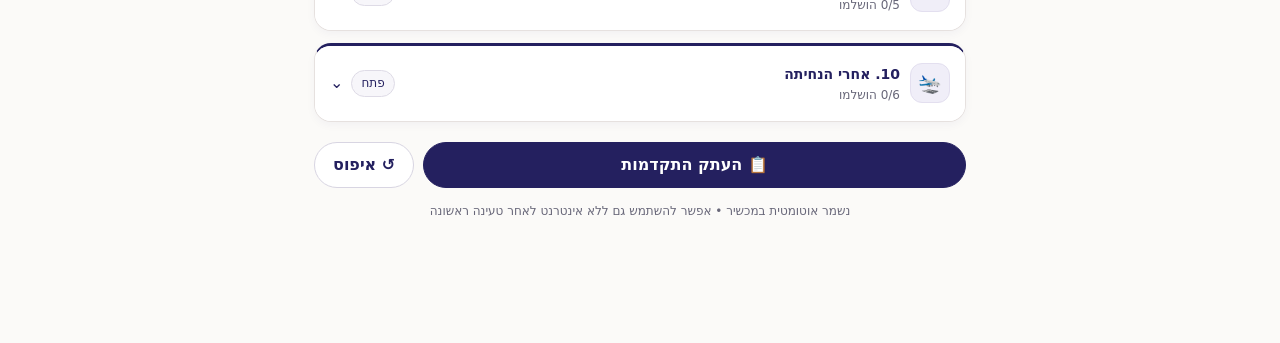
<file: flight-checklist/index.html>
<!doctype html>
<html lang="he" dir="rtl">
<head>
<meta charset="UTF-8">
<meta name="viewport" content="width=device-width,initial-scale=1,viewport-fit=cover">
<meta name="theme-color" content="#24205f">
<meta name="apple-mobile-web-app-capable" content="yes">
<meta name="apple-mobile-web-app-title" content="צ׳קליסט טיסה">
<link rel="manifest" href="./manifest.json">
<link rel="icon" href="./icon.svg?v=6" type="image/svg+xml">
<link rel="apple-touch-icon" sizes="180x180" href="./icon-180.png?v=8">
<title>צ׳קליסט הכנה לטיסה ✈️</title>
<style>:root{color-scheme:light;--navy:#24205f;--navy2:#30296f;--wine:#8b3047;--gold:#e0a02b;--paper:#fbfaf8;--white:#fff;--line:#e6e1df;--muted:#686779}
*{box-sizing:border-box;-webkit-tap-highlight-color:transparent}body{margin:0;background:var(--paper);color:var(--navy);font-family:system-ui,-apple-system,"Rubik",Arial,sans-serif;line-height:1.6}button{font:inherit;cursor:pointer}
.sticky{position:sticky;top:0;z-index:5;background:#fffdfbf2;backdrop-filter:blur(14px);border-bottom:3px solid var(--gold);box-shadow:0 3px 14px #24205f0c}
.wrap{max-width:680px;margin:auto;padding:16px 14px 110px}.top{max-width:680px;margin:auto;padding:12px 16px}
.brand{display:flex;align-items:center;gap:12px}.brandmark{width:108px;height:96px;object-fit:contain;border-radius:0;flex-shrink:0}.brandcopy{min-width:0}.brandcopy strong{display:block;font-size:17px;line-height:1.25;font-weight:850;letter-spacing:-.3px}.brandcopy .tagline{font-size:11px;font-weight:700;color:var(--wine)}
.progress{height:10px;border-radius:99px;background:#e8e6ed;overflow:hidden;margin-top:12px;border:1px solid #dedbe6}.fill{height:100%;width:0;background:linear-gradient(90deg,var(--wine),var(--gold));transition:width .25s}
.accessibility{margin:14px 0;padding:12px;border:1px solid var(--line);border-radius:14px;background:#fff}.accessibility summary{font-weight:800;color:var(--navy);cursor:pointer;padding:3px;min-height:32px}.a11y-controls{display:flex;flex-wrap:wrap;gap:8px;margin-top:10px}.a11y-btn{min-height:42px;padding:7px 12px;border:1px solid #b8b5c7;border-radius:10px;background:#fff;color:#24205f;font-weight:700}.a11y-btn:focus-visible,button:focus-visible,a:focus-visible,summary:focus-visible{outline:3px solid #a34a00;outline-offset:3px}.a11y-status{font-size:12px;margin-top:8px;color:var(--muted)}body.a11y-large{font-size:1.12em}body.a11y-large .item .txt{font-size:1.08em!important}body.a11y-large .muted,body.a11y-large .disclaimer p{font-size:1em!important}body.a11y-contrast{--navy:#000;--navy2:#000;--wine:#700020;--gold:#ffd600;--paper:#fff;--line:#555;--muted:#333}body.a11y-contrast .card,body.a11y-contrast .item,body.a11y-contrast .head,body.a11y-contrast .accessibility,body.a11y-contrast .disclaimer{border-color:#333}body.a11y-links a{text-decoration:underline!important;text-decoration-thickness:2px!important}body.a11y-motion *,body.a11y-motion *::before,body.a11y-motion *::after{animation:none!important;transition:none!important;scroll-behavior:auto!important}@media(prefers-reduced-motion:reduce){*,*::before,*::after{scroll-behavior:auto!important;transition:none!important;animation:none!important}}
.muted{color:var(--muted);font-size:12px}.card{background:var(--white);border:1px solid var(--line);border-radius:17px;overflow:hidden;margin:0 0 12px;box-shadow:0 3px 10px #24205f0a;border-top:3px solid var(--navy)}
.head{display:flex;align-items:center;justify-content:space-between;gap:8px;width:100%;border:0;background:white;padding:15px;text-align:right;color:var(--navy)}
.section-title{display:flex;align-items:center;gap:10px}.emoji{display:grid;place-items:center;flex-shrink:0;width:40px;height:40px;border-radius:12px;background:#f0eef8;border:1px solid #e3dfef;font-size:19px;color:var(--navy)}
.badge{font-size:12px;white-space:nowrap;border:1px solid #dedbe6;background:#f7f6fa;padding:3px 9px;border-radius:99px;color:var(--navy)}.badge.done{background:#f8edda;border-color:#e7c47e;color:#684718}
.item{display:flex;align-items:flex-start;gap:12px;padding:13px 15px;border-top:1px solid #f3f0ee;background:white;cursor:pointer}.item.checked{background:#faf5f3}.item.checked .txt{text-decoration:line-through;color:#797687}
.check{width:25px;height:25px;border:2px solid #a6a2b7;border-radius:8px;display:grid;place-items:center;flex-shrink:0;color:white;margin-top:1px}.checked .check{background:var(--navy);border-color:var(--gold)}
.actions{display:flex;gap:9px;margin-top:20px}.btn{min-height:46px;border-radius:999px;border:1px solid #d8d5e2;background:white;padding:0 18px;font-weight:700;color:var(--navy)}.primary{background:var(--navy);color:white;border-color:var(--navy)}.actions .primary{flex:1}
.hint{background:linear-gradient(125deg,var(--navy),#383174);color:white;padding:16px;border-radius:16px;margin-bottom:14px;font-size:13px;border-right:5px solid var(--gold);box-shadow:0 6px 18px #24205f18}.hint b{color:#ffd982}
#toast{position:fixed;bottom:20px;left:50%;transform:translateX(-50%);background:var(--navy);color:white;padding:11px 18px;border-radius:99px;opacity:0;pointer-events:none;transition:opacity .2s;z-index:30;max-width:90vw}
.modal{display:none;position:fixed;inset:0;z-index:20;background:#17143e77;align-items:center;justify-content:center;padding:20px}.modal>div{background:white;border-radius:20px;padding:22px;width:100%;max-width:350px;color:var(--navy)}
@media(min-width:600px){.wrap{padding-top:20px}.brandmark{width:120px;height:104px}}</style>
</head>
<body>
<header class="sticky"><div class="top">
<div style="display:flex;align-items:center;justify-content:space-between;gap:12px"><div class="brand"><img class="brandmark" src="./icon.svg?v=6" alt="לוגו טוס טורס"><div class="brandcopy"><strong>צ׳קליסט הכנה לטיסה</strong><div class="tagline">טסים בראש שקט • מהכרטיס ועד הנחיתה</div></div></div><strong id="percent" style="font-size:22px;color:var(--wine)">0%</strong></div>
<div class="progress"><div id="fill" class="fill"></div></div><div id="count" class="muted" style="margin-top:5px">0 / 76 הושלמו</div>
</div></header>
<main class="wrap">
<div id="installHint" class="hint"><strong>📲 איך מתקינים את האפליקציה במסך הבית?</strong><div style="margin-top:8px"><b>🍎 באייפון:</b> פתחו את הקישור ב־Safari → לחצו על כפתור השיתוף ⬆️ → בחרו <b>הוסף למסך הבית</b> → לחצו <b>הוסף</b>.<br><b>🤖 באנדרואיד:</b> פתחו ב־Chrome → לחצו על ⋮ → <b>התקנת אפליקציה</b> או <b>הוספה למסך הבית</b> → אשרו.<br><span style="display:block;margin-top:6px">לא רואים את האפשרות? פתחו את הקישור ישירות בדפדפן ולא מתוך WhatsApp.</span></div></div>
<section style="background:#fff;border:1px solid #e5dfd9;border-right:4px solid #e0a02b;border-radius:15px;padding:16px;margin:18px 0 14px;color:#24205f"><h2 style="font-size:16px;margin:0 0 8px">חשוב לדעת – 770 טורס</h2><p style="font-size:12.5px;line-height:1.75">צ׳קליסט זה ניתן כשירות נוסף מטעם 770 טורס כדי לסייע בהכנה לנסיעה. הרשימה כללית ואינה מותאמת בהכרח לכל יעד, נוסע או סוג נסיעה.</p><p style="font-size:12.5px;line-height:1.75">על כל נוסע לבדוק את דרישות הנסיעה החלות עליו, לרבות תוקף דרכון, אשרות ואישורי כניסה, מסמכים מיוחדים ודרישות בריאות, מול הגורמים המוסמכים ובסמוך למועד הנסיעה.</p><p style="font-size:12.5px;line-height:1.75">פרטי הטיסה, הכבודה, הצ׳ק־אין, זמני ההתייצבות וההנחיות התפעוליות כפופים לתנאי ההזמנה ולהודעות העדכניות של חברת התעופה והספקים הרלוונטיים. סימון משימה כהושלמה מציין שסימנתם אותה ברשימה בלבד ואינו מהווה אימות של מסמך או אישור.</p><p style="font-size:12.5px;line-height:1.75">בשאלות בנוגע להזמנה שבוצעה באמצעות 770 טורס, נשמח לסייע בהתאם לפרטי ההזמנה ולשירות שנרכש.</p><p style="font-weight:800;color:#8b3047">770 טורס – סוכנות הנסיעות המובילה בחב״ד</p><p style="font-size:12px;line-height:1.7">מומלץ לבדוק דרישות כניסה מול הרשויות הרשמיות של מדינת היעד וחברת התעופה. <a href="https://www.iata.org/en/travel-centre/" target="_blank" rel="noopener noreferrer" style="color:#8b3047">מרכז המידע לנוסעים של IATA</a>.</p></section><details class="accessibility" id="accessibilityPanel"><summary aria-controls="a11yControls">♿ אפשרויות נגישות</summary><div id="a11yControls" class="a11y-controls"><button class="a11y-btn" type="button" id="a11yText" aria-pressed="false">הגדלת טקסט</button><button class="a11y-btn" type="button" id="a11yContrast" aria-pressed="false">ניגודיות גבוהה</button><button class="a11y-btn" type="button" id="a11yLinks" aria-pressed="false">הדגשת קישורים</button><button class="a11y-btn" type="button" id="a11yMotion" aria-pressed="false">צמצום תנועות</button><button class="a11y-btn" type="button" id="a11yReset">איפוס אפשרויות</button></div><div class="a11y-status" id="a11yStatus" role="status" aria-live="polite">בחרו אפשרות לשיפור התצוגה. ההעדפות נשמרות במכשיר הזה.</div></details><div id="list"></div>
<div class="actions"><button class="btn primary" id="share">📋 העתק התקדמות</button><button class="btn" id="reset">↺ איפוס</button></div>
<p class="muted" style="text-align:center;margin-top:14px">נשמר אוטומטית במכשיר • אפשר להשתמש גם ללא אינטרנט לאחר טעינה ראשונה</p>
</main>
<div id="resetModal" class="modal"><div><div style="font-size:22px">🗑️</div><strong style="font-size:18px">לאפס את כל הצ׳קליסט?</strong><p class="muted">כל הסימונים יימחקו מהמכשיר הזה.</p><div class="actions"><button class="btn" id="confirmReset" style="flex:1;background:#fee2e2">כן, אפס הכל</button><button class="btn" id="cancelReset" style="flex:1">ביטול</button></div></div></div>
<div id="celebrate" class="modal"><div style="text-align:center"><div style="font-size:44px">🛫</div><strong style="font-size:22px">מוכנים להמראה! ✈️</strong><p>סיימתם את כל המשימות!</p><button class="btn primary" id="closeCelebrate" style="width:100%">יאללה טסים!</button></div></div>
<div id="toast" role="status" aria-live="polite"></div>
<script>
const SECTIONS=[
{t:"מיד לאחר הזמנת הטיסה",icon:"🎫",items:["לשמור את אישור הזמנת הטיסה","לבדוק תאריך, שעות יציאה וחזרה","לבדוק שהשם בכרטיס זהה לשם בדרכון","לשמור מספר הזמנה ופרטי חברת התעופה","לבדוק אם הטיסה ישירה או עם קונקשן","להזמין מלון ולשמור את אישור ההזמנה","לתכנן הגעה לשדה התעופה וחזרה ממנו"]},
{t:"דרכונים ומסמכים",icon:"🛂",items:["לבדוק שלכל נוסע יש דרכון בתוקף","לבדוק את תוקף הדרכון הנדרש במדינת היעד","לבדוק צורך בוויזה או באישור כניסה אלקטרוני","לבדוק דרישות כניסה ומסמכים מיוחדים במדינת היעד","לצלם את הדרכונים ולשמור עותק מאובטח","לשמור כרטיסי טיסה וכרטיסי עלייה למטוס","לשמור אישורי מלון, העברות וכרטיסים לאטרקציות","להכין מסמכים נדרשים לילדים אם רלוונטי"]},
{t:"ביטוח, בריאות ותרופות",icon:"🏥",items:["לרכוש ביטוח נסיעות מתאים לכל הנוסעים","לבדוק כיסוי רפואי, כבודה וביטול או קיצור נסיעה","לבדוק צורך בחיסונים או בהיערכות רפואית מיוחדת","לארוז תרופות קבועות בכבודת היד","לבדוק אם מותר להכניס את התרופות למדינת היעד","להצטייד במרשמים או במסמכים רפואיים לפי הצורך","לשמור את מספר מוקד החירום של חברת הביטוח"]},
{t:"מזוודות ואריזה",icon:"🧳",items:["לבדוק את משקל וגודל המזוודה המותר","לבדוק אם הכרטיס כולל מזוודה לבטן המטוס","לבדוק את מגבלות כבודת היד והתיק האישי","לארוז בגדים לפי מזג האוויר ומשך השהייה","לארוז נעליים, לבנים ובגדי שינה","לארוז כלי רחצה ומוצרי היגיינה","לארוז מטען לטלפון ולמכשירים נוספים","לבדוק מגבלות על נוזלים וחפצים אסורים בכבודת היד","לשים תג זיהוי על המזוודה","להשאיר מקום לקניות ולמזכרות"]},
{t:"כסף, טלפון וטכנולוגיה",icon:"💳",items:["לוודא שכרטיס האשראי מתאים לשימוש בחו״ל","לבדוק עמלות משיכת מזומן והמרת מטבע","להכין מעט מזומן במטבע המתאים","להפעיל חבילת גלישה או eSIM לפי הצורך","להוריד מפות ומסמכים לשימוש ללא אינטרנט","לשמור כתובות ומספרי טלפון חשובים","לבדוק צורך במתאם חשמל","לבדוק שהטלפון והסוללה הניידת טעונים"]},
{t:"יום לפני הטיסה",icon:"📋",items:["לבצע צ׳ק-אין באינטרנט אם אפשר","לבחור מושבים ולבדוק הקצאת מושבים למשפחה","להוריד או להדפיס כרטיסי עלייה למטוס","לבדוק שוב את שעת הטיסה והטרמינל","לבדוק עדכונים והודעות מחברת התעופה","לשקול ולסגור את המזוודות","להכין תיק יד עם דרכונים, כסף, תרופות ומטען","להזמין מונית או לוודא הסעה וחניה","להטעין את כל המכשירים","לבדוק את מזג האוויר ביעד"]},
{t:"לפני היציאה מהבית",icon:"🏠",items:["לוודא שכל הדרכונים נמצאים בתיק היד","לוודא שהטלפונים והארנקים איתכם","לכבות מכשירים מיותרים ולבדוק חלונות ודלתות","לבדוק מים, חשמל ומכשירים לפי הצורך","לסדר אוכל מתכלה ואשפה","לוודא שיש מי שיטפל בדואר, בצמחים או בבעלי חיים","לצאת בזמן עם מרווח לעומסי תנועה"]},
{t:"בנתב״ג ובשדה התעופה",icon:"✈️",items:["להגיע בזמן בהתאם להנחיות השדה וחברת התעופה","לעבור את הבידוק הביטחוני","למסור מזוודות ולקבל אישור מסירה","לעבור ביקורת דרכונים לפי הצורך","לעבור בידוק ביטחוני ולבדוק שלא נשכח דבר במגשים","לבדוק את מספר השער ושעת העלייה למטוס","להיות ליד השער בזמן","לוודא שהדרכון וכרטיס העלייה למטוס זמינים"]},
{t:"בזמן הטיסה",icon:"☁️",items:["לשמור את הדרכון והמסמכים במקום בטוח","לשתות מים ולהתארגן לטיסה נוחה","לשמור על התרופות הנחוצות בהישג יד","לבדוק פרטי הגעה והסעה ביעד","לבדוק את כללי המכס והצהרת המוצרים אם רלוונטי"]},
{t:"אחרי הנחיתה",icon:"🛬",items:["לעבור ביקורת גבולות","לאסוף את המזוודות ולבדוק שלא הוחלפו","לעבור במכס ולדווח לפי הדרישות","להפעיל את חבילת הגלישה המקומית","ליצור קשר עם הנהג או עם מקום הלינה","לשמור קבלות ומסמכים חשובים עד סוף הנסיעה"]}
];
const KEY='flight-checklist-v1';
let state={checked:{},open:{}};
try{const old=JSON.parse(localStorage.getItem(KEY)||'null');if(old&&typeof old==='object')state={checked:old.checked||{},open:old.open||{}}}catch{}
const total=()=>SECTIONS.reduce((n,s)=>n+s.items.length,0);
const done=()=>Object.values(state.checked).filter(Boolean).length;
function save(){try{localStorage.setItem(KEY,JSON.stringify(state))}catch{}}
function toast(s){const el=document.getElementById('toast');el.textContent=s;el.style.opacity='1';clearTimeout(toast.timer);toast.timer=setTimeout(()=>el.style.opacity='0',2600)}
function update(){const n=done(),p=Math.round(n/total()*100);document.getElementById('percent').textContent=p+'%';document.getElementById('fill').style.width=p+'%';document.getElementById('count').textContent=n+' / '+total()+' הושלמו';}
function render(){const root=document.getElementById('list');root.replaceChildren();SECTIONS.forEach((s,si)=>{const n=s.items.filter((_,ii)=>state.checked[si+'-'+ii]).length,complete=n===s.items.length,open=!!state.open[si];const card=document.createElement('section');card.className='card';const head=document.createElement('button');head.className='head';head.setAttribute('aria-expanded',String(open));const left=document.createElement('div');left.className='section-title';const emoji=document.createElement('div');emoji.className='emoji';emoji.textContent=complete?'✓':s.icon;if(complete){emoji.style.background='#dcfce7';emoji.style.color='#166534'}const title=document.createElement('div');const t=document.createElement('strong');t.style.fontSize='14px';t.textContent=(si+1)+'. '+s.t;const sub=document.createElement('div');sub.className='muted';sub.textContent=n+'/'+s.items.length+' הושלמו';title.append(t,sub);left.append(emoji,title);const right=document.createElement('div');right.style.display='flex';right.style.alignItems='center';right.style.gap='8px';const badge=document.createElement('span');badge.className='badge'+(complete?' done':'');badge.textContent=complete?'הושלם ✓':n?n+'/'+s.items.length:'פתח';const arrow=document.createElement('span');arrow.textContent=open?'⌃':'⌄';right.append(badge,arrow);head.append(left,right);head.addEventListener('click',()=>{state.open[si]=!state.open[si];save();render()});card.append(head);if(open){s.items.forEach((txt,ii)=>{const key=si+'-'+ii,checked=!!state.checked[key];const label=document.createElement('label');label.className='item'+(checked?' checked':'');const box=document.createElement('span');box.className='check';box.textContent=checked?'✓':'';const span=document.createElement('span');span.className='txt';span.style.fontSize='14.5px';span.textContent=txt;label.append(box,span);label.addEventListener('click',e=>{e.preventDefault();state.checked[key]=!state.checked[key];save();render();update();if(done()===total()){document.getElementById('celebrate').style.display='flex'}});card.append(label)})}root.append(card)});update()}
document.getElementById('reset').addEventListener('click',()=>document.getElementById('resetModal').style.display='flex');
document.getElementById('cancelReset').addEventListener('click',()=>document.getElementById('resetModal').style.display='none');
document.getElementById('confirmReset').addEventListener('click',()=>{state={checked:{},open:{}};save();render();document.getElementById('resetModal').style.display='none';toast('הצ׳קליסט אופס')});
document.getElementById('closeCelebrate').addEventListener('click',()=>document.getElementById('celebrate').style.display='none');
document.getElementById('share').addEventListener('click',async()=>{let text='✈️ צ׳קליסט טיסה: '+Math.round(done()/total()*100)+'% הושלם ('+done()+'/'+total()+')\n\n';SECTIONS.forEach((s,si)=>{const n=s.items.filter((_,ii)=>state.checked[si+'-'+ii]).length;text+=s.icon+' '+s.t+': '+n+'/'+s.items.length+'\n'});try{if(navigator.share){await navigator.share({title:'התקדמות צ׳קליסט טיסה',text});return}await navigator.clipboard.writeText(text);toast('ההתקדמות הועתקה 📋')}catch{const ta=document.createElement('textarea');ta.value=text;document.body.append(ta);ta.select();try{document.execCommand('copy');toast('ההתקדמות הועתקה 📋')}catch{prompt('העתיקו את ההתקדמות:',text)}ta.remove()}});
if('serviceWorker' in navigator && location.protocol.startsWith('http'))window.addEventListener('load',()=>navigator.serviceWorker.register('./sw.js?v=7', {updateViaCache:'none'}).catch(()=>{}));
document.getElementById('installHint').style.display=window.matchMedia('(display-mode: standalone)').matches?'none':'block';
const A11Y_KEY='flight-checklist-accessibility-v1';
const a11yDefaults={text:false,contrast:false,links:false,motion:false};
let a11y={...a11yDefaults};
try{a11y={...a11yDefaults,...JSON.parse(localStorage.getItem(A11Y_KEY)||'{}')}}catch{}
function applyA11y(){
 document.body.classList.toggle('a11y-large',!!a11y.text);
 document.body.classList.toggle('a11y-contrast',!!a11y.contrast);
 document.body.classList.toggle('a11y-links',!!a11y.links);
 document.body.classList.toggle('a11y-motion',!!a11y.motion);
 const pairs=[['text','a11yText','הגדלת טקסט'],['contrast','a11yContrast','ניגודיות גבוהה'],['links','a11yLinks','הדגשת קישורים'],['motion','a11yMotion','צמצום תנועות']];
 pairs.forEach(([key,id,label])=>{const b=document.getElementById(id);if(!b)return;b.setAttribute('aria-pressed',String(!!a11y[key]));b.textContent=(a11y[key]?'✓ ':'')+label});
 try{localStorage.setItem(A11Y_KEY,JSON.stringify(a11y))}catch{}
 const active=pairs.filter(([key])=>a11y[key]).map(([, ,label])=>label);
 document.getElementById('a11yStatus').textContent=active.length?'פעיל: '+active.join(', ')+'.':'הגדרות התצוגה הרגילות פעילות.';
}
[['a11yText','text'],['a11yContrast','contrast'],['a11yLinks','links'],['a11yMotion','motion']].forEach(([id,key])=>document.getElementById(id).addEventListener('click',()=>{a11y[key]=!a11y[key];applyA11y()}));
document.getElementById('a11yReset').addEventListener('click',()=>{a11y={...a11yDefaults};applyA11y();toast('אפשרויות הנגישות אופסו')});
applyA11y();
render();
</script>
<!-- Cloudflare Web Analytics --><script defer src="https://static.cloudflareinsights.com/beacon.min.js" data-cf-beacon='{"token":"8d7ac41306b44802b1cb639770fd8f82"}'></script><!-- End Cloudflare Web Analytics -->
</body></html>
</file>
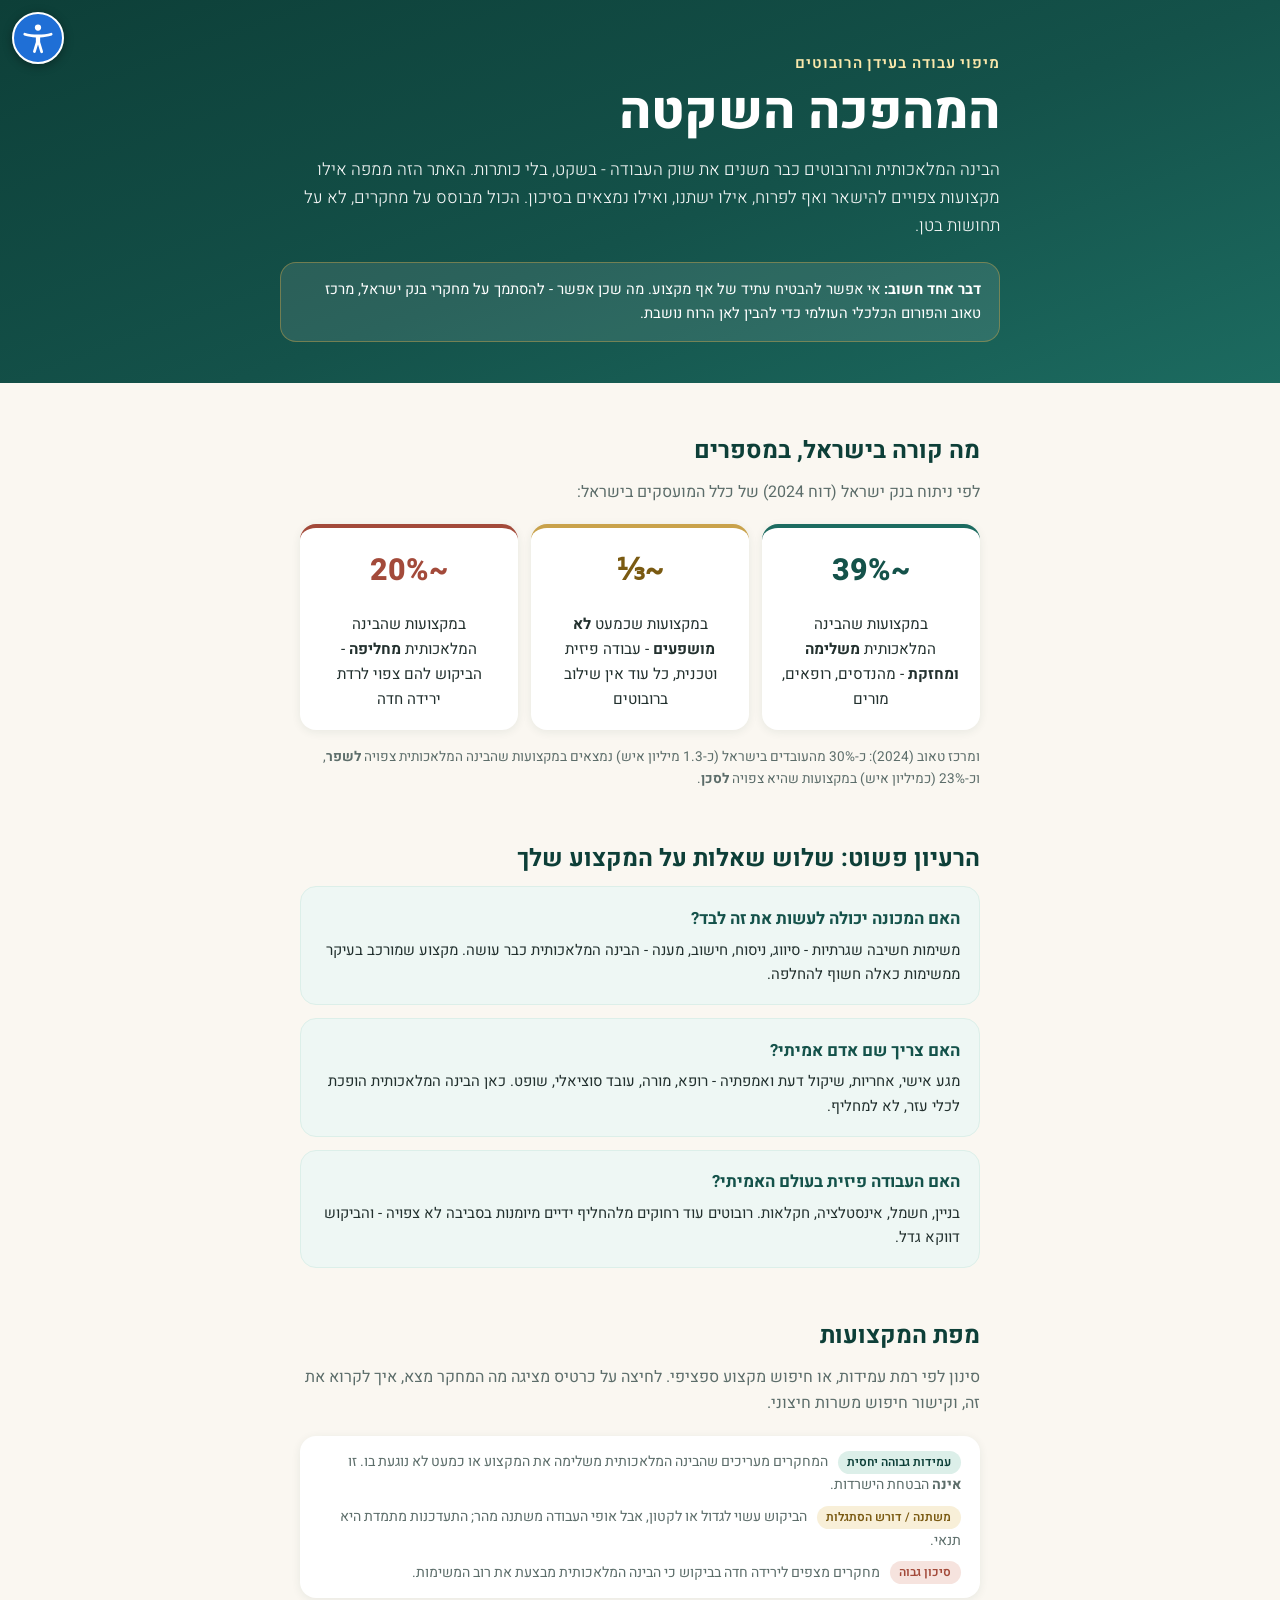
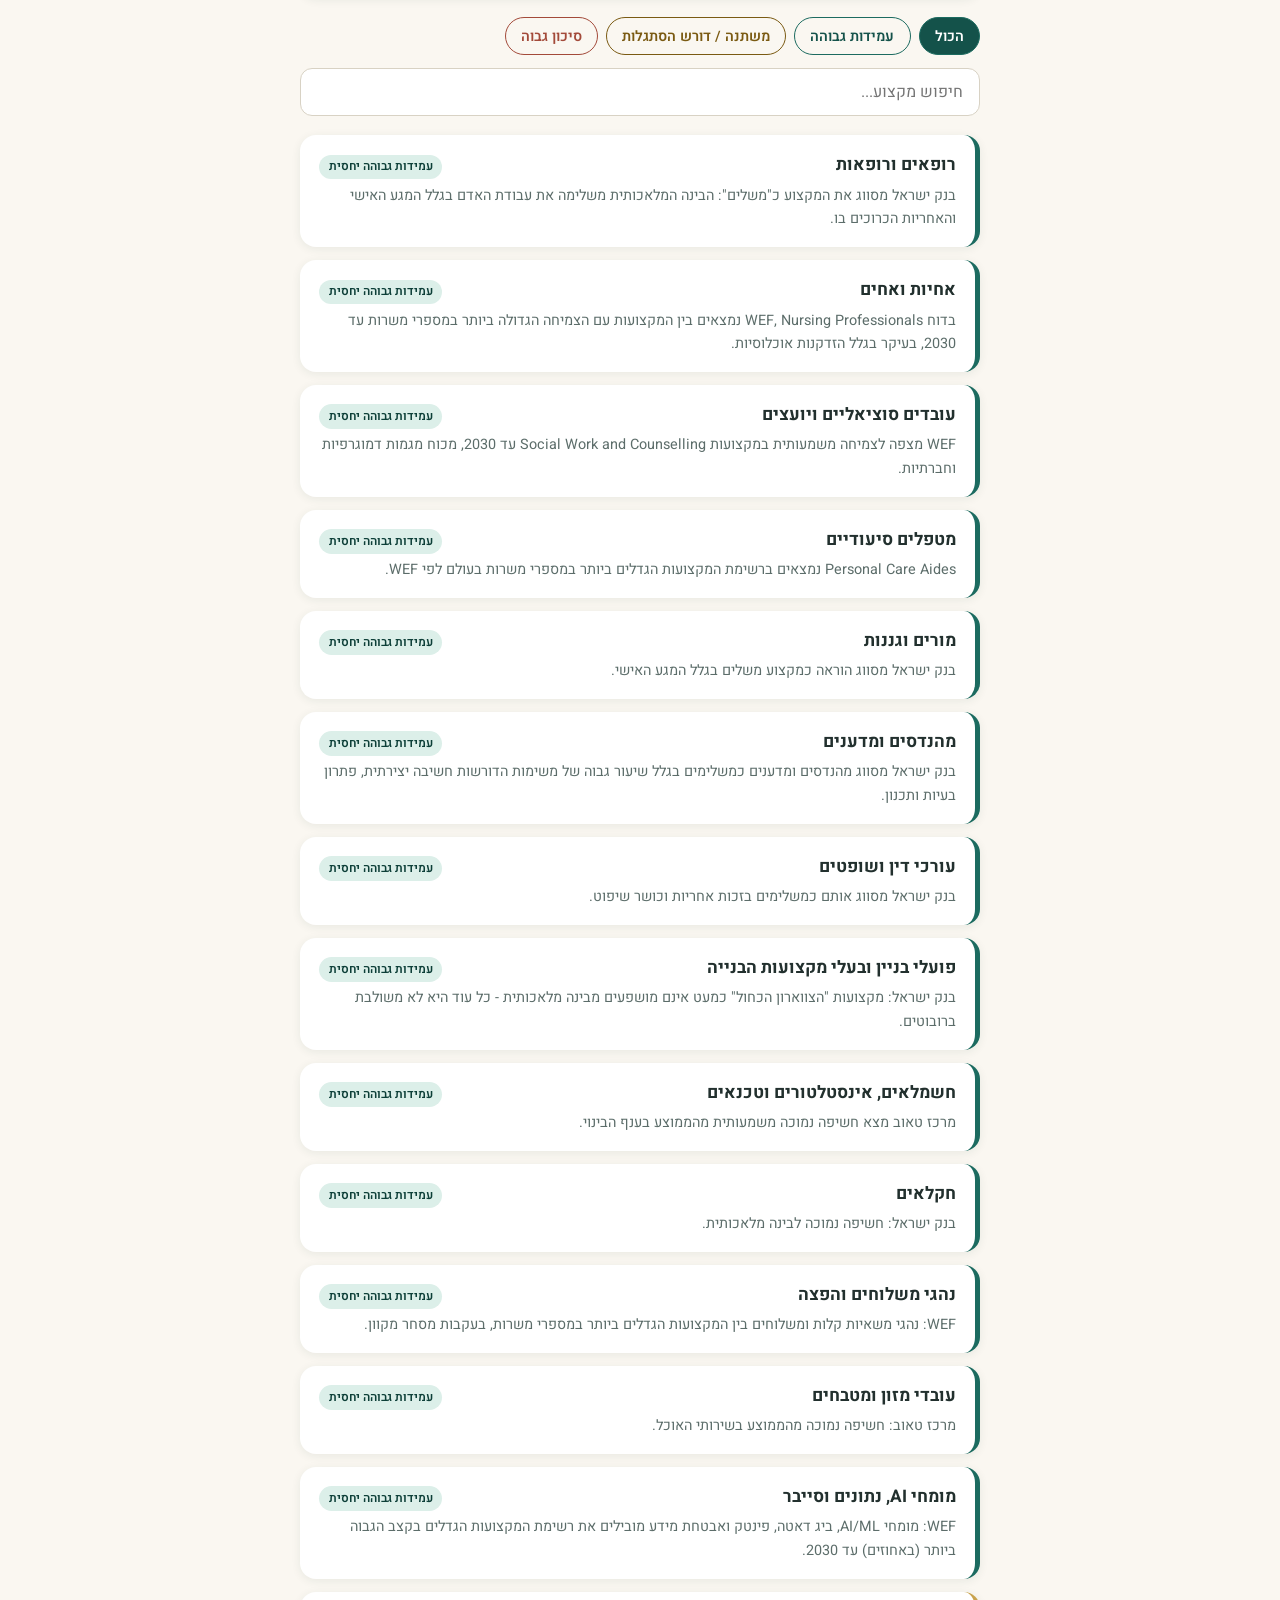
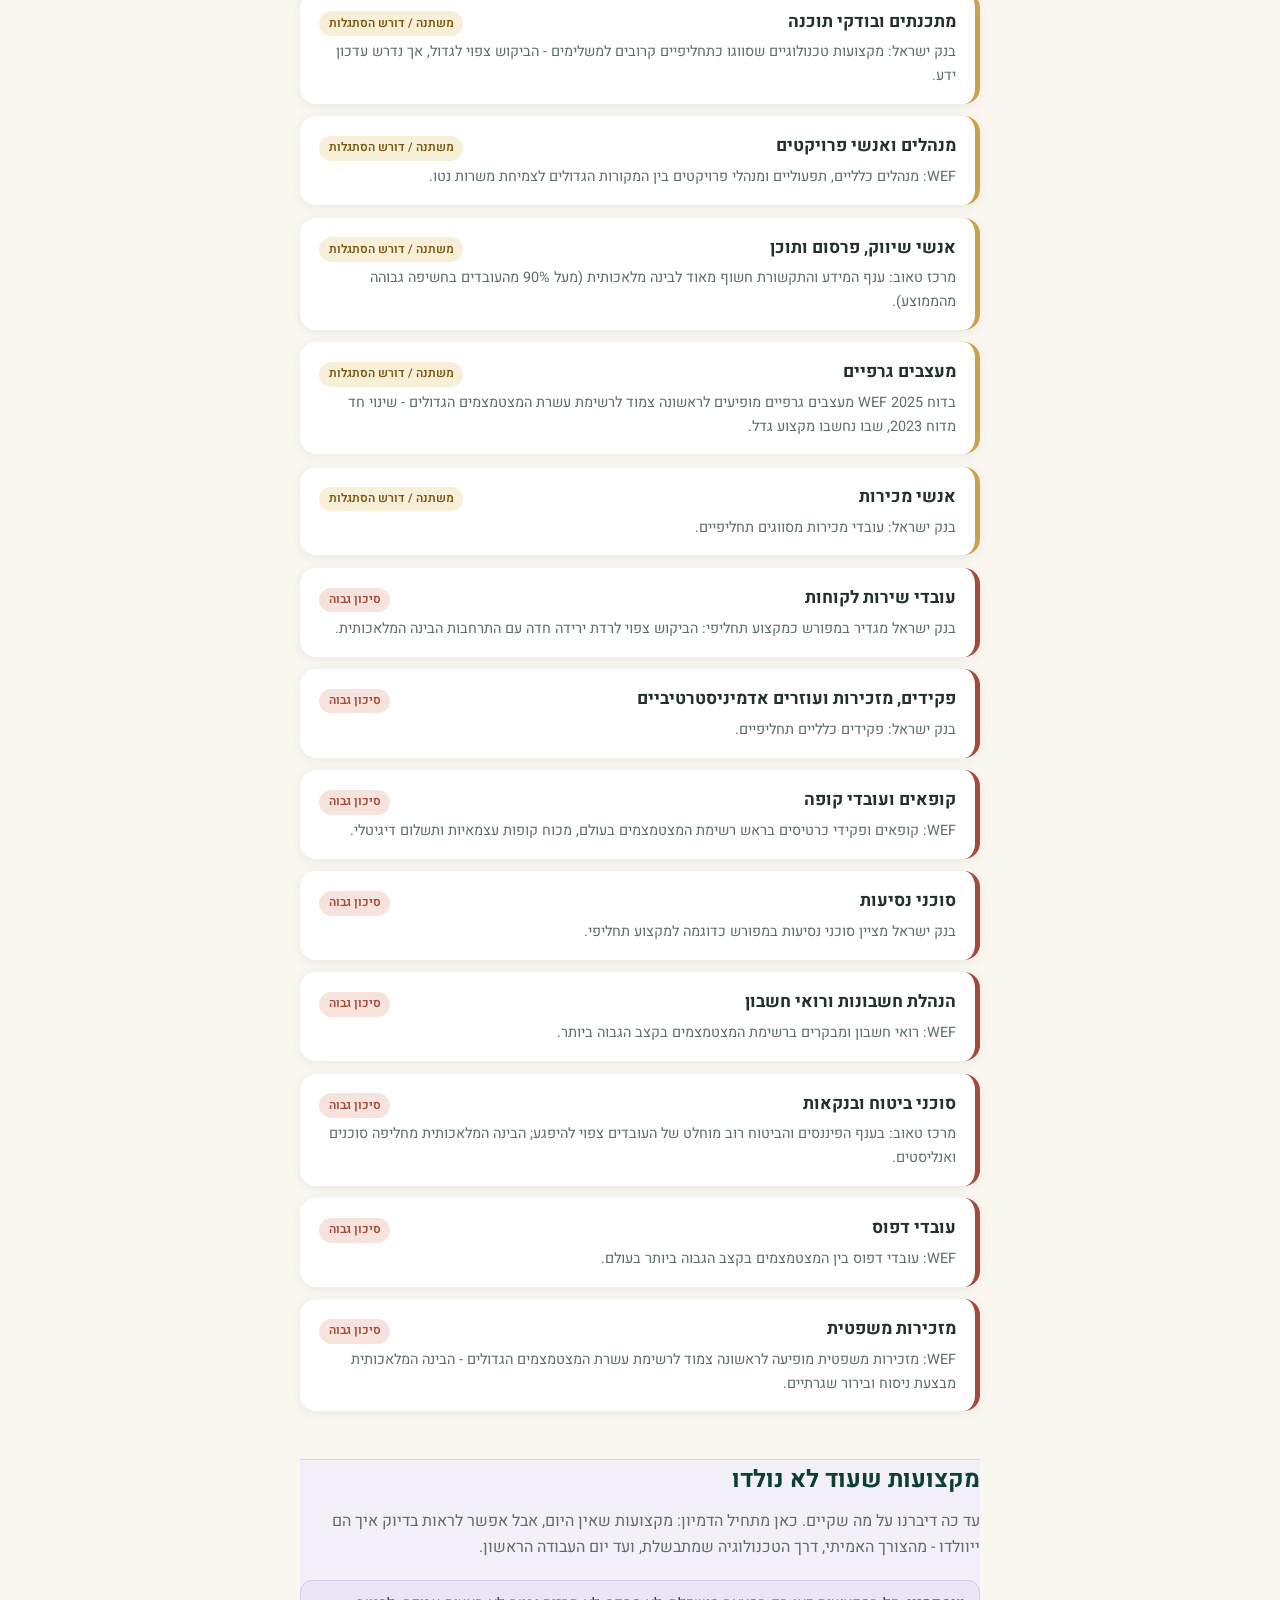
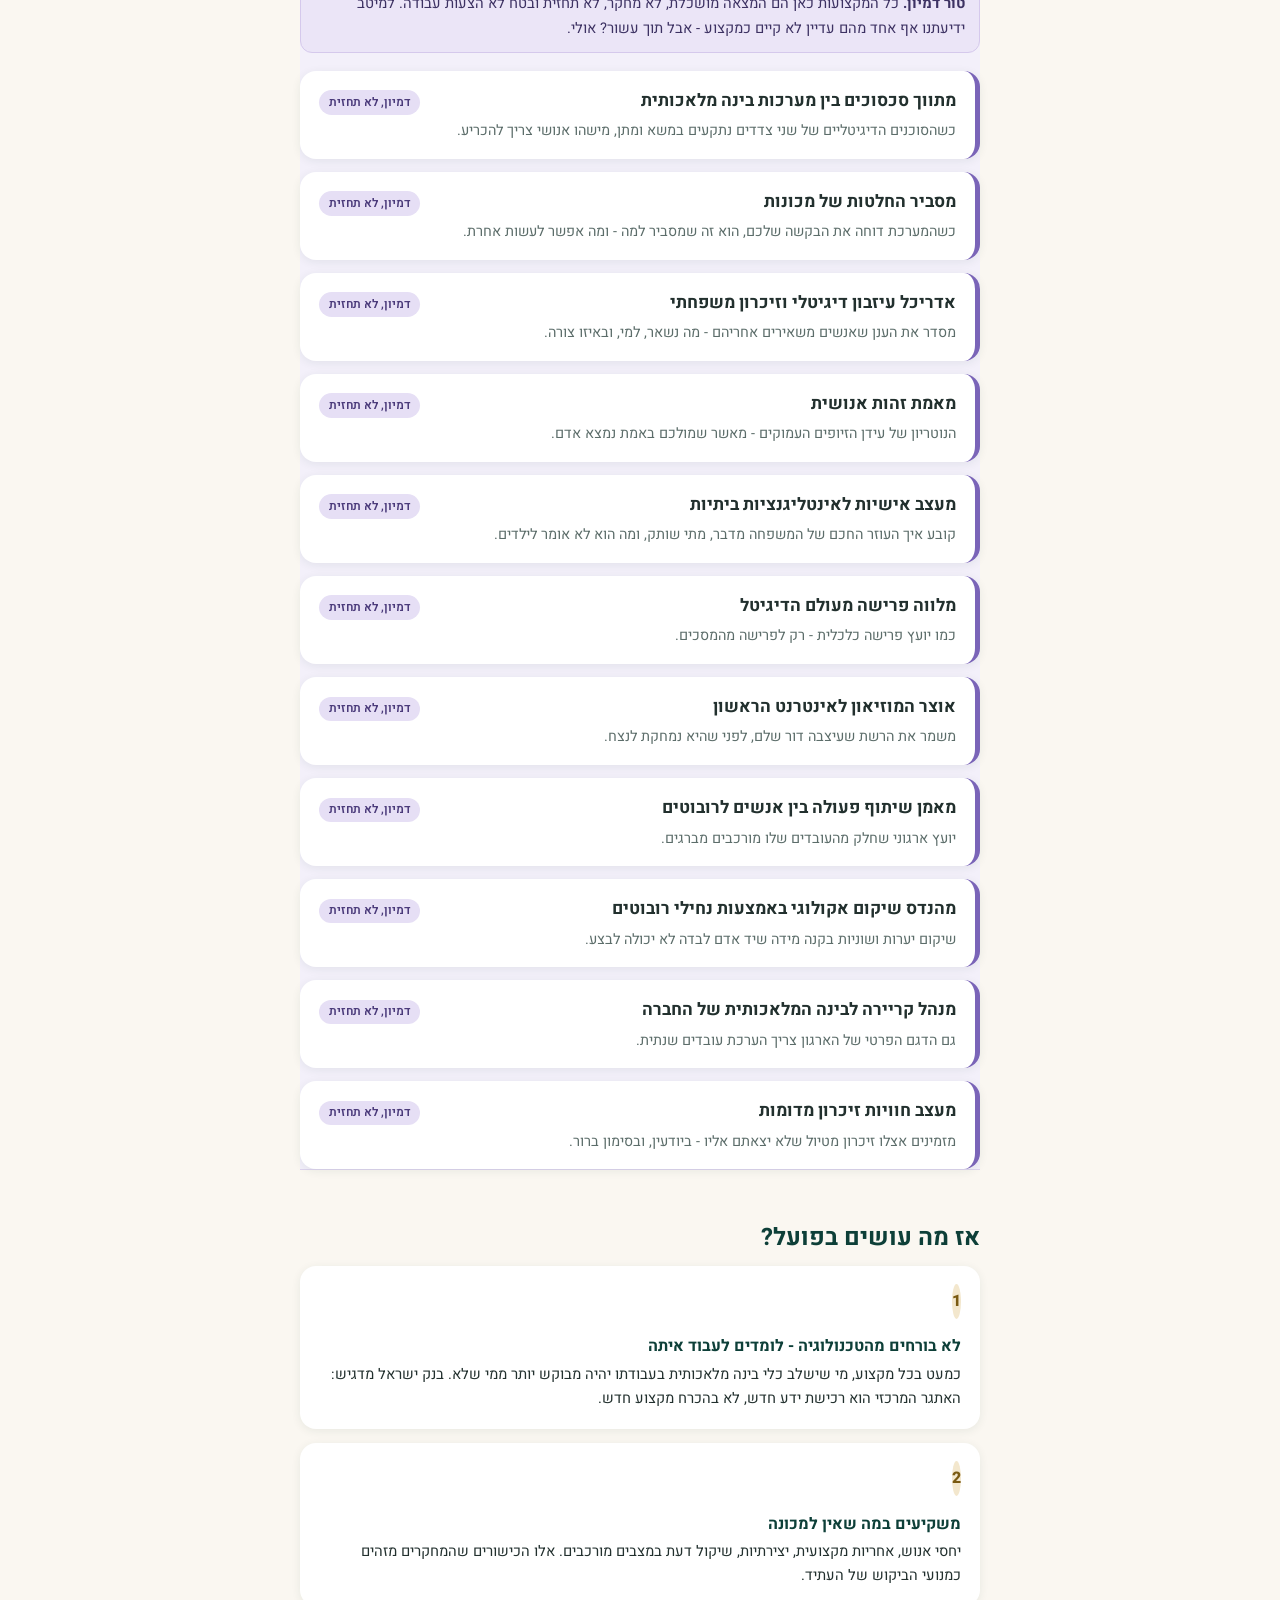
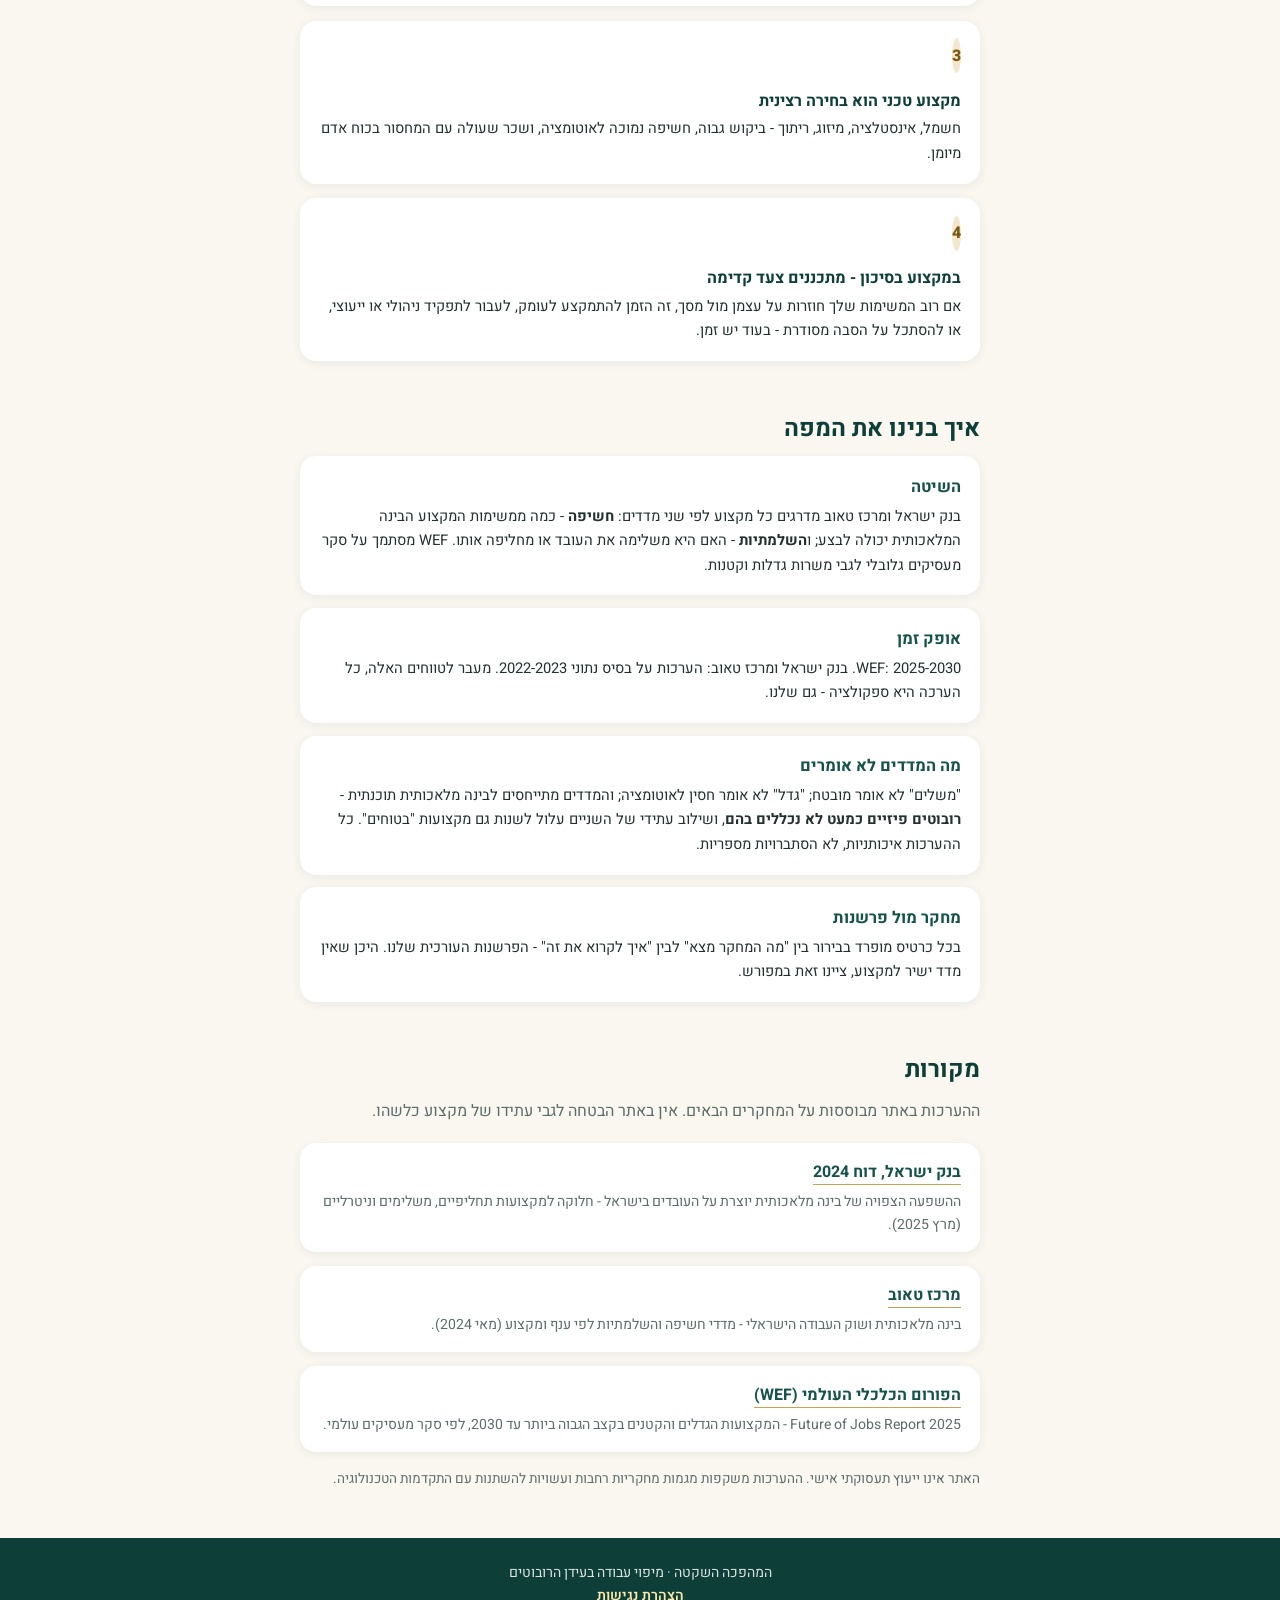
<file: hamahapecha-hashketit/index.html>
<!DOCTYPE html>
<html lang="he" dir="rtl">
<head>
<meta charset="UTF-8">
<meta name="viewport" content="width=device-width, initial-scale=1.0, viewport-fit=cover">
<title>המהפכה השקטה | מיפוי עבודה בעידן הרובוטים</title>
<meta name="description" content="אילו מקצועות צפויים לשרוד ואף לפרוח בעידן הבינה המלאכותית והרובוטים, ואילו נמצאים בסיכון - מבוסס על מחקרי בנק ישראל, מרכז טאוב והפורום הכלכלי העולמי.">
<meta name="theme-color" content="#14524a">
<link rel="manifest" href="manifest.webmanifest">
<link rel="icon" type="image/svg+xml" href="icon.svg">
<link rel="icon" type="image/png" sizes="32x32" href="favicon-32.png">
<link rel="apple-touch-icon" href="apple-touch-icon.png">
<link rel="preconnect" href="https://fonts.googleapis.com">
<link rel="preconnect" href="https://fonts.gstatic.com" crossorigin>
<link href="https://fonts.googleapis.com/css2?family=Heebo:wght@300;400;500;600;700;800&display=swap" rel="stylesheet">
<link rel="stylesheet" href="styles.css">
</head>
<body>

<header class="hero">
  <div class="hero-inner">
    <p class="kicker">מיפוי עבודה בעידן הרובוטים</p>
    <h1>המהפכה השקטה</h1>
    <p class="sub">הבינה המלאכותית והרובוטים כבר משנים את שוק העבודה - בשקט, בלי כותרות. האתר הזה ממפה אילו מקצועות צפויים להישאר ואף לפרוח, אילו ישתנו, ואילו נמצאים בסיכון. הכול מבוסס על מחקרים, לא על תחושות בטן.</p>
    <div class="hero-note">
      <strong>דבר אחד חשוב:</strong> אי אפשר להבטיח עתיד של אף מקצוע. מה שכן אפשר - להסתמך על מחקרי בנק ישראל, מרכז טאוב והפורום הכלכלי העולמי כדי להבין לאן הרוח נושבת.
    </div>
  </div>
</header>

<main>

<section class="numbers" id="numbers">
  <h2>מה קורה בישראל, במספרים</h2>
  <p class="section-lead">לפי ניתוח בנק ישראל (דוח 2024) של כלל המועסקים בישראל:</p>
  <div class="stat-grid">
    <div class="stat stat-good">
      <div class="stat-num">~39%</div>
      <div class="stat-label">במקצועות שהבינה המלאכותית <b>משלימה ומחזקת</b> - מהנדסים, רופאים, מורים</div>
    </div>
    <div class="stat stat-neutral">
      <div class="stat-num">~⅓</div>
      <div class="stat-label">במקצועות שכמעט <b>לא מושפעים</b> - עבודה פיזית וטכנית, כל עוד אין שילוב ברובוטים</div>
    </div>
    <div class="stat stat-risk">
      <div class="stat-num">~20%</div>
      <div class="stat-label">במקצועות שהבינה המלאכותית <b>מחליפה</b> - הביקוש להם צפוי לרדת ירידה חדה</div>
    </div>
  </div>
  <p class="fine">ומרכז טאוב (2024): כ-30% מהעובדים בישראל (כ-1.3 מיליון איש) נמצאים במקצועות שהבינה המלאכותית צפויה <b>לשפר</b>, וכ-23% (כמיליון איש) במקצועות שהיא צפויה <b>לסכן</b>.</p>
</section>

<section class="idea">
  <h2>הרעיון פשוט: שלוש שאלות על המקצוע שלך</h2>
  <div class="idea-grid">
    <div class="idea-card">
      <h3>האם המכונה יכולה לעשות את זה לבד?</h3>
      <p>משימות חשיבה שגרתיות - סיווג, ניסוח, חישוב, מענה - הבינה המלאכותית כבר עושה. מקצוע שמורכב בעיקר ממשימות כאלה חשוף להחלפה.</p>
    </div>
    <div class="idea-card">
      <h3>האם צריך שם אדם אמיתי?</h3>
      <p>מגע אישי, אחריות, שיקול דעת ואמפתיה - רופא, מורה, עובד סוציאלי, שופט. כאן הבינה המלאכותית הופכת לכלי עזר, לא למחליף.</p>
    </div>
    <div class="idea-card">
      <h3>האם העבודה פיזית בעולם האמיתי?</h3>
      <p>בניין, חשמל, אינסטלציה, חקלאות. רובוטים עוד רחוקים מלהחליף ידיים מיומנות בסביבה לא צפויה - והביקוש דווקא גדל.</p>
    </div>
  </div>
</section>

<section class="map" id="map">
  <h2>מפת המקצועות</h2>
  <p class="section-lead">סינון לפי רמת עמידות, או חיפוש מקצוע ספציפי. לחיצה על כרטיס מציגה מה המחקר מצא, איך לקרוא את זה, וקישור חיפוש משרות חיצוני.</p>
  <div class="legend">
    <p><span class="badge badge-high">עמידות גבוהה יחסית</span> המחקרים מעריכים שהבינה המלאכותית משלימה את המקצוע או כמעט לא נוגעת בו. זו <b>אינה</b> הבטחת הישרדות.</p>
    <p><span class="badge badge-mid">משתנה / דורש הסתגלות</span> הביקוש עשוי לגדול או לקטון, אבל אופי העבודה משתנה מהר; התעדכנות מתמדת היא תנאי.</p>
    <p><span class="badge badge-low">סיכון גבוה</span> מחקרים מצפים לירידה חדה בביקוש כי הבינה המלאכותית מבצעת את רוב המשימות.</p>
  </div>
  <div class="controls">
    <div class="chips" role="group" aria-label="סינון מקצועות לפי רמת עמידות">
      <button class="chip active" data-filter="all" aria-pressed="true">הכול</button>
      <button class="chip chip-high" data-filter="high" aria-pressed="false">עמידות גבוהה</button>
      <button class="chip chip-mid" data-filter="mid" aria-pressed="false">משתנה / דורש הסתגלות</button>
      <button class="chip chip-low" data-filter="low" aria-pressed="false">סיכון גבוה</button>
    </div>
    <input type="search" id="search" placeholder="חיפוש מקצוע..." aria-label="חיפוש מקצוע">
  </div>
  <div id="cards" class="cards"></div>
</section>

<section class="fantasy" id="fantasy">
  <h2>מקצועות שעוד לא נולדו</h2>
  <p class="section-lead">עד כה דיברנו על מה שקיים. כאן מתחיל הדמיון: מקצועות שאין היום, אבל אפשר לראות בדיוק איך הם ייוולדו - מהצורך האמיתי, דרך הטכנולוגיה שמתבשלת, ועד יום העבודה הראשון.</p>
  <div class="fantasy-note">
    <strong>טור דמיון.</strong> כל המקצועות כאן הם המצאה מושכלת, לא מחקר, לא תחזית ובטח לא הצעות עבודה. למיטב ידיעתנו אף אחד מהם עדיין לא קיים כמקצוע - אבל תוך עשור? אולי.
  </div>
  <div id="fantasy-cards" class="cards"></div>
</section>

<section class="guide">
  <h2>אז מה עושים בפועל?</h2>
  <div class="guide-list">
    <div class="guide-item">
      <div class="guide-num">1</div>
      <div>
        <h3>לא בורחים מהטכנולוגיה - לומדים לעבוד איתה</h3>
        <p>כמעט בכל מקצוע, מי שישלב כלי בינה מלאכותית בעבודתו יהיה מבוקש יותר ממי שלא. בנק ישראל מדגיש: האתגר המרכזי הוא רכישת ידע חדש, לא בהכרח מקצוע חדש.</p>
      </div>
    </div>
    <div class="guide-item">
      <div class="guide-num">2</div>
      <div>
        <h3>משקיעים במה שאין למכונה</h3>
        <p>יחסי אנוש, אחריות מקצועית, יצירתיות, שיקול דעת במצבים מורכבים. אלו הכישורים שהמחקרים מזהים כמנועי הביקוש של העתיד.</p>
      </div>
    </div>
    <div class="guide-item">
      <div class="guide-num">3</div>
      <div>
        <h3>מקצוע טכני הוא בחירה רצינית</h3>
        <p>חשמל, אינסטלציה, מיזוג, ריתוך - ביקוש גבוה, חשיפה נמוכה לאוטומציה, ושכר שעולה עם המחסור בכוח אדם מיומן.</p>
      </div>
    </div>
    <div class="guide-item">
      <div class="guide-num">4</div>
      <div>
        <h3>במקצוע בסיכון - מתכננים צעד קדימה</h3>
        <p>אם רוב המשימות שלך חוזרות על עצמן מול מסך, זה הזמן להתמקצע לעומק, לעבור לתפקיד ניהולי או ייעוצי, או להסתכל על הסבה מסודרת - בעוד יש זמן.</p>
      </div>
    </div>
  </div>
</section>

<section class="method" id="method">
  <h2>איך בנינו את המפה</h2>
  <div class="method-list">
    <div class="method-item">
      <h3>השיטה</h3>
      <p>בנק ישראל ומרכז טאוב מדרגים כל מקצוע לפי שני מדדים: <b>חשיפה</b> - כמה ממשימות המקצוע הבינה המלאכותית יכולה לבצע; ו<b>השלמתיות</b> - האם היא משלימה את העובד או מחליפה אותו. WEF מסתמך על סקר מעסיקים גלובלי לגבי משרות גדלות וקטנות.</p>
    </div>
    <div class="method-item">
      <h3>אופק זמן</h3>
      <p>WEF: 2025-2030. בנק ישראל ומרכז טאוב: הערכות על בסיס נתוני 2022-2023. מעבר לטווחים האלה, כל הערכה היא ספקולציה - גם שלנו.</p>
    </div>
    <div class="method-item">
      <h3>מה המדדים לא אומרים</h3>
      <p>"משלים" לא אומר מובטח; "גדל" לא אומר חסין לאוטומציה; והמדדים מתייחסים לבינה מלאכותית תוכנתית - <b>רובוטים פיזיים כמעט לא נכללים בהם</b>, ושילוב עתידי של השניים עלול לשנות גם מקצועות "בטוחים". כל ההערכות איכותניות, לא הסתברויות מספריות.</p>
    </div>
    <div class="method-item">
      <h3>מחקר מול פרשנות</h3>
      <p>בכל כרטיס מופרד בבירור בין "מה המחקר מצא" לבין "איך לקרוא את זה" - הפרשנות העורכית שלנו. היכן שאין מדד ישיר למקצוע, ציינו זאת במפורש.</p>
    </div>
  </div>
</section>

<section class="sources" id="sources">
  <h2>מקורות</h2>
  <p class="section-lead">ההערכות באתר מבוססות על המחקרים הבאים. אין באתר הבטחה לגבי עתידו של מקצוע כלשהו.</p>
  <ul class="source-list">
    <li>
      <a href="https://www.boi.org.il/publications/pressreleases/11-3-25" target="_blank" rel="noopener">בנק ישראל, דוח 2024</a>
      <span>ההשפעה הצפויה של בינה מלאכותית יוצרת על העובדים בישראל - חלוקה למקצועות תחליפיים, משלימים וניטרליים (מרץ 2025).</span>
    </li>
    <li>
      <a href="https://www.taubcenter.org.il/research/ai-labor-market/" target="_blank" rel="noopener">מרכז טאוב</a>
      <span>בינה מלאכותית ושוק העבודה הישראלי - מדדי חשיפה והשלמתיות לפי ענף ומקצוע (מאי 2024).</span>
    </li>
    <li>
      <a href="https://www.weforum.org/publications/the-future-of-jobs-report-2025/in-full/2-jobs-outlook/" target="_blank" rel="noopener">הפורום הכלכלי העולמי (WEF)</a>
      <span>Future of Jobs Report 2025 - המקצועות הגדלים והקטנים בקצב הגבוה ביותר עד 2030, לפי סקר מעסיקים עולמי.</span>
    </li>
  </ul>
  <p class="fine">האתר אינו ייעוץ תעסוקתי אישי. ההערכות משקפות מגמות מחקריות רחבות ועשויות להשתנות עם התקדמות הטכנולוגיה.</p>
</section>

</main>

<footer>
  <p>המהפכה השקטה · מיפוי עבודה בעידן הרובוטים</p>
  <p><a href="accessibility.html">הצהרת נגישות</a></p>
</footer>

<div id="modal" class="modal" hidden>
  <div class="modal-backdrop"></div>
  <div class="modal-card" role="dialog" aria-modal="true">
    <button class="modal-close" aria-label="סגירה">&times;</button>
    <div id="modal-body"></div>
  </div>
</div>

<script src="a11y.js" defer></script>
<script src="app.js"></script>
</body>
</html>
</file>
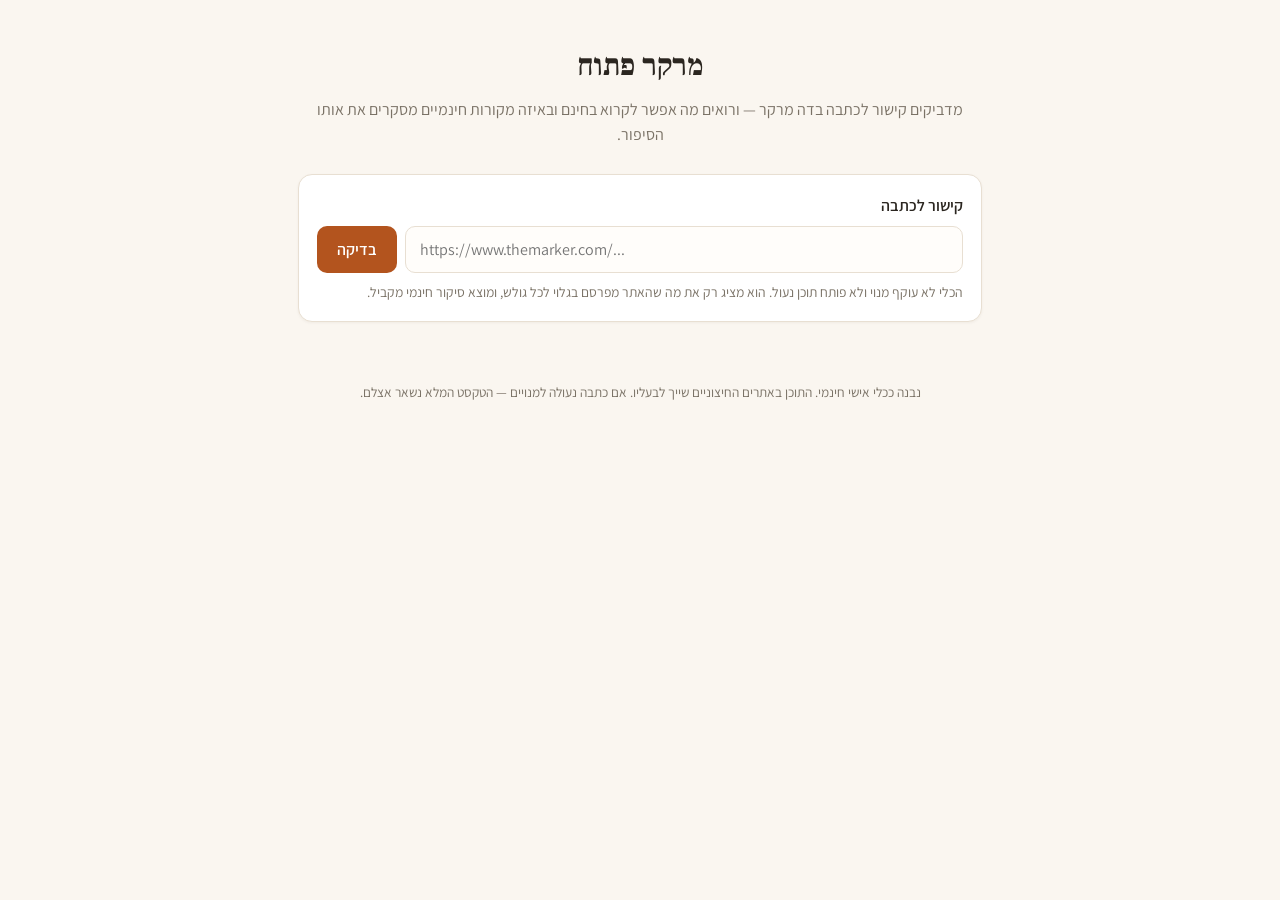
<file: themarker-free/index.html>
<!DOCTYPE html>
<html lang="he" dir="rtl">
<head>
<meta charset="utf-8">
<meta name="viewport" content="width=device-width, initial-scale=1">
<title>מרקר פתוח — מה אפשר לקרוא בחינם</title>
<meta name="description" content="מדביקים קישור לכתבה בדה מרקר ומקבלים את מה שפתוח לקריאה, וקישורים לסיקור חינמי של אותו סיפור. בלי מנוי, בלי עקיפת חסימות.">
<link rel="preconnect" href="https://fonts.googleapis.com">
<link rel="preconnect" href="https://fonts.gstatic.com" crossorigin>
<link href="https://fonts.googleapis.com/css2?family=Assistant:wght@400;500;600;700&family=Frank+Ruhl+Libre:wght@500;700&display=swap" rel="stylesheet">
<style>
  :root{
    --bg:#faf6f0; --card:#ffffff; --ink:#2b2620; --muted:#7a7266;
    --accent:#b3541e; --accent-soft:#f6e4d7; --line:#e8dfd2; --ok:#2e7d4f; --warn:#9a6a00;
  }
  *{box-sizing:border-box}
  body{margin:0;background:var(--bg);color:var(--ink);font-family:'Assistant',system-ui,sans-serif;line-height:1.6}
  .wrap{max-width:720px;margin:0 auto;padding:24px 18px 64px}
  header{text-align:center;margin:18px 0 26px}
  h1{font-family:'Frank Ruhl Libre',serif;font-size:1.9rem;margin:0 0 6px}
  .sub{color:var(--muted);font-size:1rem;margin:0}
  .card{background:var(--card);border:1px solid var(--line);border-radius:14px;padding:18px 18px;margin:14px 0;box-shadow:0 1px 3px rgba(60,40,20,.05)}
  label{font-weight:600;display:block;margin-bottom:8px}
  .row{display:flex;gap:8px;flex-wrap:wrap}
  input[type=url],input[type=text]{flex:1;min-width:220px;padding:12px 14px;border:1px solid var(--line);border-radius:10px;font-family:inherit;font-size:1rem;direction:ltr;text-align:left;background:#fffdfa}
  button{cursor:pointer;border:none;border-radius:10px;padding:12px 20px;font-family:inherit;font-size:1rem;font-weight:600;background:var(--accent);color:#fff}
  button:disabled{opacity:.55;cursor:default}
  button.ghost{background:transparent;color:var(--accent);border:1px solid var(--accent)}
  .hint{color:var(--muted);font-size:.86rem;margin-top:8px}
  .status{color:var(--muted);font-size:.95rem;padding:6px 2px}
  .badge{display:inline-block;border-radius:999px;padding:2px 12px;font-size:.82rem;font-weight:600}
  .badge.locked{background:#fdeceb;color:#a33b2e}
  .badge.open{background:#e7f4ec;color:var(--ok)}
  h2{font-family:'Frank Ruhl Libre',serif;font-size:1.25rem;margin:0 0 10px}
  .art-title{font-family:'Frank Ruhl Libre',serif;font-size:1.3rem;line-height:1.45;margin:0 0 4px}
  .meta{color:var(--muted);font-size:.9rem;margin-bottom:10px}
  .teaser{white-space:pre-wrap}
  .locked-note{background:var(--accent-soft);border-radius:10px;padding:10px 14px;font-size:.95rem;margin-top:12px}
  ul.results{list-style:none;margin:0;padding:0}
  ul.results li{border-top:1px solid var(--line);padding:10px 0}
  ul.results li:first-child{border-top:none}
  ul.results a{color:var(--accent);text-decoration:none;font-weight:600}
  ul.results a:hover{text-decoration:underline}
  .src{color:var(--muted);font-size:.85rem;direction:ltr;display:inline-block}
  .fallback a{color:var(--accent)}
  footer{margin-top:34px;color:var(--muted);font-size:.84rem;text-align:center}
  .err{color:#a33b2e;font-size:.95rem}
</style>
</head>
<body>
<div class="wrap">
  <header>
    <h1>מרקר פתוח</h1>
    <p class="sub">מדביקים קישור לכתבה בדה מרקר — ורואים מה אפשר לקרוא בחינם ובאיזה מקורות חינמיים מסקרים את אותו הסיפור.</p>
  </header>

  <div class="card">
    <label for="url">קישור לכתבה</label>
    <div class="row">
      <input id="url" type="url" placeholder="https://www.themarker.com/..." autocomplete="off">
      <button id="go">בדיקה</button>
    </div>
    <div class="hint">הכלי לא עוקף מנוי ולא פותח תוכן נעול. הוא מציג רק את מה שהאתר מפרסם בגלוי לכל גולש, ומוצא סיקור חינמי מקביל.</div>
  </div>

  <div id="status" class="status" role="status"></div>
  <div id="out"></div>

  <footer>
    נבנה ככלי אישי חינמי. התוכן באתרים החיצוניים שייך לבעליו. אם כתבה נעולה למנויים — הטקסט המלא נשאר אצלם.
  </footer>
</div>

<script>
(function(){
  "use strict";
  var urlEl = document.getElementById('url'),
      goBtn = document.getElementById('go'),
      statusEl = document.getElementById('status'),
      outEl = document.getElementById('out');

  function esc(s){ return String(s).replace(/[&<>"']/g, function(c){ return {'&':'&amp;','<':'&lt;','>':'&gt;','"':'&quot;',"'":'&#39;'}[c]; }); }
  function setStatus(t){ statusEl.textContent = t || ''; }
  function cleanUrl(raw){
    var u = new URL(raw.trim());
    ['utm_source','utm_medium','utm_campaign','utm_content','utm_term','fbclid','gclid'].forEach(function(p){ u.searchParams.delete(p); });
    return u.toString();
  }
  function hostOf(u){ try { return new URL(u).hostname.replace(/^www\./,''); } catch(e){ return ''; } }

  function parseJina(md, pageUrl){
    // jina reader format: "Title: ...", "URL Source: ...", "Published Time: ...", then "Markdown Content:"
    var title = '', published = '', body = '';
    var m = md.match(/^Title:\s*(.+)$/m); if (m) title = m[1].trim();
    m = md.match(/^Published Time:\s*(.+)$/m); if (m) published = m[1].trim();
    var ci = md.indexOf('Markdown Content:');
    if (ci >= 0) body = md.slice(ci + 'Markdown Content:'.length); else body = md;
    // strip markdown links/images lightly, keep readable text lines
    var lines = body.split('\n').map(function(l){
      return l.replace(/!\[[^\]]*\]\([^)]*\)/g,'')
              .replace(/\[([^\]]*)\]\([^)]*\)/g,'$1')
              .replace(/^#+\s*/,'')
              .trim();
    });
    var locked = /תוכן זה זמין למנויים בלבד|זמין למנויים בלבד|לרכישת מינוי/.test(body);
    // open text = substantive lines between the headline and the paywall marker,
    // skipping buttons/promos/nav boilerplate
    var skip = /מינוי|פרסומת|themarker\.com|haarets\.co\.il|Image \d|^\d{2}:\d{2}|^עקוב|^הרחבה|^שמירה|^טוען|^ניווט|^התחברות|^פרטי חשבון|^מיקומך|^שלחו את הכתבה|^שיתוף|^הדפסת כתבה|^תגובות|^קריאת זן|^רוצה לקרוא תקציר|^לחצו לקבלת עדכונים|^כבר מנויים|^כתבות |^הכתבות |^משלוח תגובה|^גלריה|^לרכישה|^ללא פרסומות|^הסיפורים שמעצבים/;
    var keep = [], seenTitle = false, author = '';
    for (var i=0;i<lines.length;i++){
      var l = lines[i];
      if (!l) continue;
      if (/תוכן זה זמין למנויים/.test(l)) break;
      if (!seenTitle){
        if (title && l.indexOf(title.slice(0,20)) >= 0) { seenTitle = true; continue; }
        continue; // skip nav/boilerplate before the headline
      }
      if (/^אקונומיסט$/.test(l)) { author = 'אקונומיסט'; continue; }
      if (skip.test(l)) continue;
      if (l.length < 60) continue;
      keep.push(l);
      if (keep.length >= 3 || keep.join(' ').length > 1400) break;
    }
    return { title: title, published: published, author: author, teaser: keep.join('\n\n').slice(0,1400), locked: locked };
  }

  function keywordsFromTitle(title){
    var he = title.replace(/[\u0591-\u05C7]/g,'');
    var latin = (he.match(/[A-Za-z][A-Za-z0-9.\-]{2,}/g) || []);
    var words = he.replace(/[^\u05D0-\u05EA0-9A-Za-z\s.\-]/g,' ').split(/\s+/)
      .filter(function(w){ return w.length >= 3; })
      .filter(function(w){ return ['של','על','עם','את','אל','זה','זו','אחרי','בין','כי','אבל','גם','עד','כל','אין','יש','או','כמו','מה','לא','הוא','היא','הם','יותר','מול','בלי','רק','עוד','כבר','אם','למה','איך','מתי','השנה','החדש','החדשה','עומד','עומדת'].indexOf(w) < 0; });
    var uniq = []; latin.concat(words).forEach(function(w){ if (uniq.indexOf(w) < 0) uniq.push(w); });
    return uniq.slice(0, 6);
  }

  function renderArticle(a, pageUrl){
    var dateStr = '';
    if (a.published){ var d = new Date(a.published); if (!isNaN(d)) dateStr = d.toLocaleDateString('he-IL',{day:'numeric',month:'long',year:'numeric'}); }
    var html = '<div class="card">'
      + (a.locked ? '<span class="badge locked">הכתבה המלאה למנויים</span>' : '<span class="badge open">נראה פתוח לקריאה</span>')
      + '<h2 class="art-title" style="margin-top:10px">' + esc(a.title || 'כתבה') + '</h2>'
      + '<div class="meta">' + esc(hostOf(pageUrl)) + (dateStr ? ' · ' + esc(dateStr) : '') + (a.author ? ' · תרגום: ' + esc(a.author) : '') + '</div>';
    if (a.teaser){
      html += '<div class="teaser">' + esc(a.teaser) + '</div>';
    }
    if (a.locked){
      html += '<div class="locked-note">זה כל מה שהאתר מציג בגלוי בלי מנוי. את הטקסט המלא אי אפשר לראות בחינם — אבל אפשר למצוא סיקור חינמי של אותו סיפור:</div>';
    }
    html += '</div>';
    return html;
  }

  function renderAlternatives(title, kws){
    var qt = encodeURIComponent(title);
    var latin = kws.filter(function(w){ return /[A-Za-z]/.test(w); }).slice(0,4).join(' ');
    var qe = encodeURIComponent(latin || title);
    function gNews(q, hl, gl, ceid){ return 'https://news.google.com/search?q=' + q + '&hl=' + hl + '&gl=' + gl + '&ceid=' + ceid; }
    function gSite(site){ return 'https://www.google.com/search?q=' + encodeURIComponent(title + ' site:' + site); }
    var html = '<div class="card"><h2>איפה מסקרים את אותו סיפור בחינם</h2>'
      + '<div class="hint">לחיצה פותחת חיפוש מוכן בלשונית חדשה. האתרים החינמיים בעברית: כלכליסט, גלובס (חלקית), וואלה, ynet, אייס, גיקטיים.</div>'
      + '<ul class="results">'
      + '<li><a target="_blank" rel="noopener" href="' + gNews(qt,'he','IL','IL:he') + '">גוגל חדשות בעברית</a> <span class="src">news.google.com</span></li>'
      + '<li><a target="_blank" rel="noopener" href="' + gNews(qe,'en-US','US','US:en') + '">גוגל חדשות באנגלית</a> <span class="src">news.google.com</span></li>'
      + '<li><a target="_blank" rel="noopener" href="' + gSite('calcalist.co.il') + '">כלכליסט</a> <span class="src">calcalist.co.il</span></li>'
      + '<li><a target="_blank" rel="noopener" href="' + gSite('globes.co.il') + '">גלובס</a> <span class="src">globes.co.il</span></li>'
      + '<li><a target="_blank" rel="noopener" href="' + gSite('walla.co.il') + '">וואלה</a> <span class="src">walla.co.il</span></li>'
      + '<li><a target="_blank" rel="noopener" href="' + gSite('ynet.co.il') + '">ynet</a> <span class="src">ynet.co.il</span></li>'
      + '<li><a target="_blank" rel="noopener" href="' + gSite('ice.co.il') + '">אייס</a> <span class="src">ice.co.il</span></li>'
      + '<li><a target="_blank" rel="noopener" href="' + gSite('geektime.co.il') + '">גיקטיים</a> <span class="src">geektime.co.il</span></li>'
      + '</ul></div>';
    return html;
  }

  async function run(){
    var raw = urlEl.value;
    if (!raw.trim()){ setStatus('מדביקים קישור קודם.'); return; }
    var pageUrl;
    try { pageUrl = cleanUrl(raw); } catch(e){ setStatus('הקישור לא נראה תקין.'); return; }
    goBtn.disabled = true; outEl.innerHTML = ''; setStatus('שולף את הכתבה…');

    var article = null, kws = [];
    try {
      var res = await fetch('https://r.jina.ai/' + pageUrl, { headers: { 'Accept': 'text/plain' } });
      if (!res.ok) throw new Error('reader ' + res.status);
      var md = await res.text();
      article = parseJina(md, pageUrl);
      if (!article.title) throw new Error('no title');
    } catch(e){
      setStatus('');
      outEl.innerHTML = '<div class="card err">לא הצלחתי לשלוף את הדף (שירות הקריאה החינמי עמוס או שהקישור שגוי). נסו שוב בעוד דקה, או בדקו את הקישור.</div>';
      goBtn.disabled = false; return;
    }
    kws = keywordsFromTitle(article.title);
    setStatus('');
    outEl.innerHTML = renderArticle(article, pageUrl) + renderAlternatives(article.title, kws);
    goBtn.disabled = false;
  }

  goBtn.addEventListener('click', run);
  urlEl.addEventListener('keydown', function(e){ if (e.key === 'Enter') run(); });

  var pre = new URLSearchParams(location.search).get('url');
  if (pre){ urlEl.value = pre; run(); }
})();
</script>
</body>
</html>
</file>
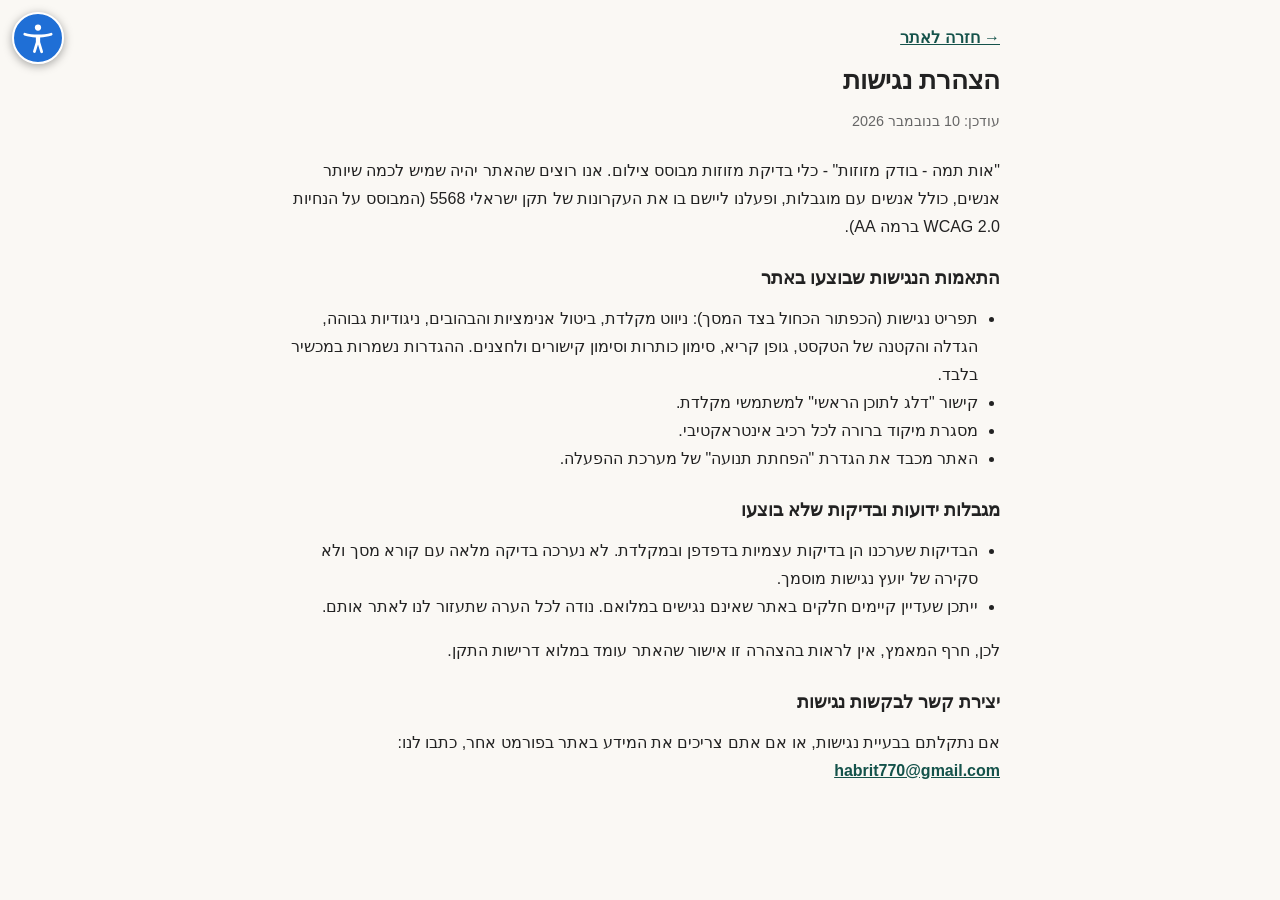
<file: accessibility.html>
<!DOCTYPE html>
<html lang="he" dir="rtl">
<head>
<meta charset="UTF-8">
<meta name="viewport" content="width=device-width, initial-scale=1.0, viewport-fit=cover">
<title>הצהרת נגישות | אות תמה - בודק מזוזות</title>
<style>
  body { font-family: Arial, "Helvetica Neue", sans-serif; margin: 0; background: #faf8f4; color: #222; }
  .doc { max-width: 720px; margin: 0 auto; padding: 28px 20px 60px; }
  h1 { font-size: 1.6rem; margin: 0 0 4px; }
  .updated { color: #666; font-size: .9rem; margin-bottom: 22px; }
  h2 { font-size: 1.12rem; margin: 26px 0 8px; }
  p, li { line-height: 1.75; }
  ul { padding-inline-start: 22px; }
  a { color: #14524a; font-weight: 600; }
  .back { display: inline-block; margin-bottom: 18px; }
</style>
</head>
<body>
<main class="doc">
  <a class="back" href="./">→ חזרה לאתר</a>
  <h1>הצהרת נגישות</h1>
  <p class="updated">עודכן: 10 בנובמבר 2026</p>
  <p>"אות תמה - בודק מזוזות" - כלי בדיקת מזוזות מבוסס צילום. אנו רוצים שהאתר יהיה שמיש לכמה שיותר אנשים, כולל אנשים עם מוגבלות, ופעלנו ליישם בו את העקרונות של תקן ישראלי 5568 (המבוסס על הנחיות WCAG 2.0 ברמה AA).</p>
  <h2>התאמות הנגישות שבוצעו באתר</h2>
  <ul>
    <li>תפריט נגישות (הכפתור הכחול בצד המסך): ניווט מקלדת, ביטול אנימציות והבהובים, ניגודיות גבוהה, הגדלה והקטנה של הטקסט, גופן קריא, סימון כותרות וסימון קישורים ולחצנים. ההגדרות נשמרות במכשיר בלבד.</li>
    <li>קישור "דלג לתוכן הראשי" למשתמשי מקלדת.</li>
    <li>מסגרת מיקוד ברורה לכל רכיב אינטראקטיבי.</li>
    <li>האתר מכבד את הגדרת "הפחתת תנועה" של מערכת ההפעלה.</li>
  </ul>
  <h2>מגבלות ידועות ובדיקות שלא בוצעו</h2>
  <ul>
    <li>הבדיקות שערכנו הן בדיקות עצמיות בדפדפן ובמקלדת. לא נערכה בדיקה מלאה עם קורא מסך ולא סקירה של יועץ נגישות מוסמך.</li>
    <li>ייתכן שעדיין קיימים חלקים באתר שאינם נגישים במלואם. נודה לכל הערה שתעזור לנו לאתר אותם.</li>
  </ul>
  <p>לכן, חרף המאמץ, אין לראות בהצהרה זו אישור שהאתר עומד במלוא דרישות התקן.</p>
  <h2>יצירת קשר לבקשות נגישות</h2>
  <p>אם נתקלתם בבעיית נגישות, או אם אתם צריכים את המידע באתר בפורמט אחר, כתבו לנו:
  <a href="mailto:habrit770@gmail.com">habrit770@gmail.com</a></p>
</main>
<script src="a11y.js" defer></script>
</body>
</html>
</file>
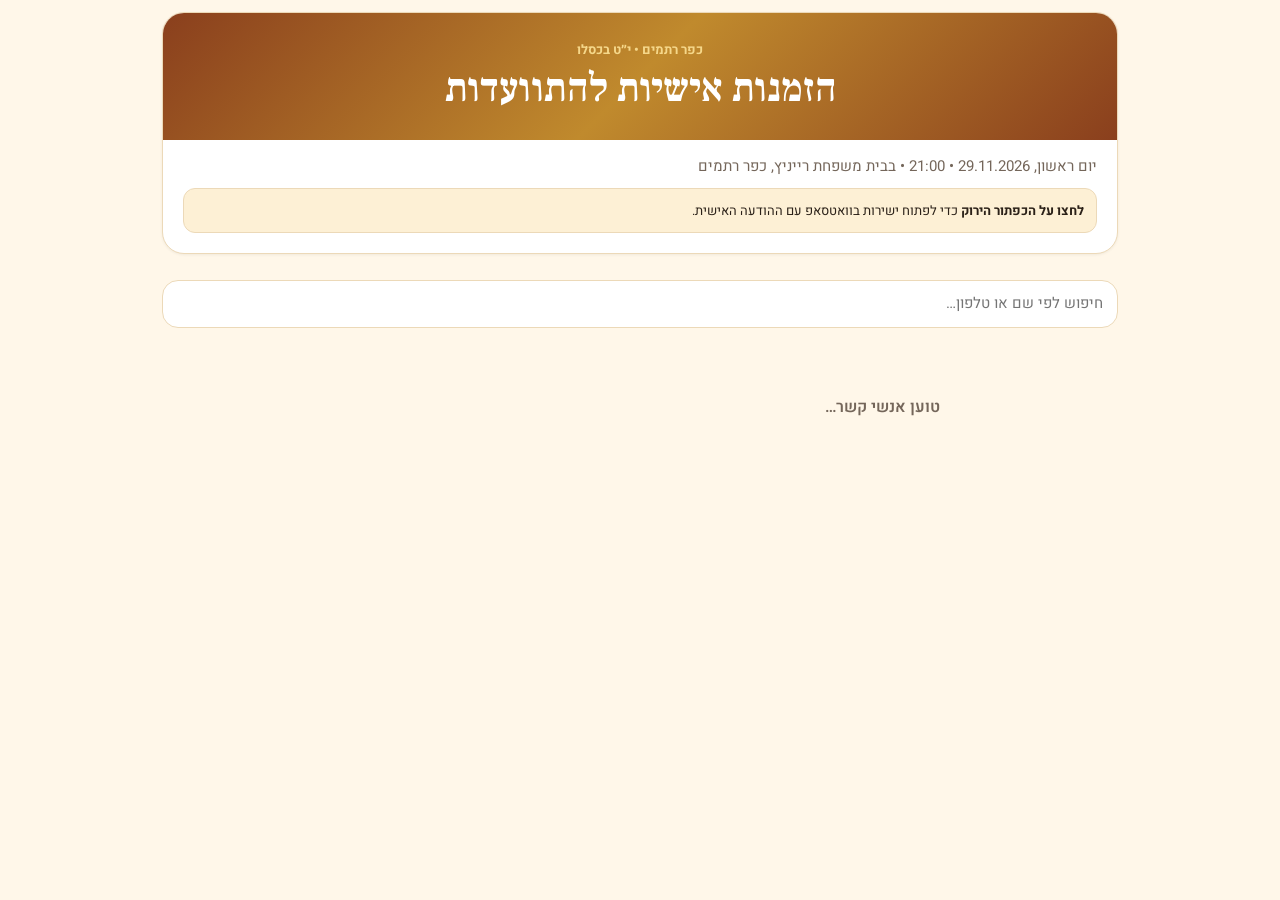
<file: yudtes-kislev-invites.html>
<!DOCTYPE html>
<html lang="he" dir="rtl">
<head>
<meta charset="UTF-8">
<meta name="viewport" content="width=device-width, initial-scale=1, viewport-fit=cover">
<title>הזמנות י״ט בכסלו • כפר רתמים</title>
<link href="https://fonts.googleapis.com/css2?family=Heebo:wght@400;600;700;800&family=Frank+Ruhl+Libre:wght@700&display=swap" rel="stylesheet">
<style>
:root{--bg:#fff7e9;--surface:#fff;--surface-2:#fdf0d5;--ink:#2b2118;--muted:#74665a;--line:#ecd9b8;--primary:#8a3f1d;--gold:#c08a2d;--green:#16794e;--green-soft:#e4f4e9;--orange:#fff0d5;--orange-line:#f0a13c}
*{box-sizing:border-box;margin:0;padding:0}
body{font-family:Heebo,system-ui,sans-serif;background:var(--bg);color:var(--ink);line-height:1.45;-webkit-text-size-adjust:100%}
.container{max-width:980px;margin:0 auto;padding:12px 12px 48px}
header{border-radius:22px;border:1px solid var(--line);background:var(--surface);overflow:hidden;margin-bottom:14px;box-shadow:0 1px 3px rgba(0,0,0,.06)}
.banner{background:linear-gradient(135deg,#8a3f1d,#c08a2d,#8a3f1d);color:#fff;padding:28px 20px;text-align:center}
.banner .lbl{font-size:13px;font-weight:700;color:#f5d78a;margin-bottom:6px}
.banner h1{font-family:"Frank Ruhl Libre",serif;font-size:clamp(26px,7vw,40px);font-weight:700;line-height:1.15}
.inner{padding:16px 20px 20px}
.muted{color:var(--muted)}
.tip{background:var(--surface-2);border:1px solid var(--line);border-radius:12px;padding:12px;font-size:13px;line-height:1.5;margin-top:10px}
.stats{display:grid;grid-template-columns:repeat(3,1fr);gap:8px;margin-bottom:12px}
.stat{background:var(--surface);border:1px solid var(--line);border-radius:16px;padding:12px 8px;text-align:center}
.stat .num{font-size:clamp(22px,6vw,30px);font-weight:800;line-height:1}
.stat .lbl{font-size:12px;font-weight:600;color:var(--muted);margin-top:4px}
.search{width:100%;padding:12px 14px;border:1px solid var(--line);border-radius:16px;background:var(--surface);font:inherit;font-size:15px;margin-bottom:10px}
.filters{display:flex;gap:8px;overflow-x:auto;padding-bottom:6px;margin-bottom:12px;-webkit-overflow-scrolling:touch}
.filters button{flex-shrink:0;border:1px solid var(--line);background:var(--surface);border-radius:999px;padding:8px 14px;font:inherit;font-size:13px;font-weight:700;cursor:pointer;white-space:nowrap}
.filters button.active{background:var(--primary);border-color:var(--primary);color:#fff}
.count{font-size:13px;font-weight:600;color:var(--muted);margin-bottom:10px}
.cards{display:grid;gap:12px}
@media(min-width:720px){.cards{grid-template-columns:1fr 1fr}}
.card{background:var(--surface);border:1px solid var(--line);border-radius:16px;padding:14px;box-shadow:0 1px 2px rgba(0,0,0,.04)}
.card.hidden{display:none}
.card h2{font-size:18px;font-weight:800;line-height:1.25}
.meta{font-size:13px;color:var(--muted);margin-top:4px}
.note{margin-top:8px;background:var(--surface-2);border-radius:8px;padding:6px 8px;font-size:12px;font-weight:600;color:var(--muted)}
.org-warn{margin-top:8px;background:#fff8e6;border-radius:8px;padding:8px;font-size:12px;font-weight:700;color:#7a4a00}
.phone{margin-top:8px;font-size:14px;font-weight:600}
.msg{margin-top:10px;background:var(--bg);border-radius:12px;padding:10px 12px;font-size:13.5px;line-height:1.5;white-space:pre-wrap}
.msg-full{margin-top:6px;font-size:13px}
.msg-full summary{color:var(--primary);font-weight:700;cursor:pointer}
.actions{display:flex;flex-wrap:wrap;gap:8px;margin-top:12px}
.btn{display:inline-flex;align-items:center;justify-content:center;gap:6px;min-height:44px;padding:8px 12px;border-radius:12px;font:inherit;font-size:13px;font-weight:700;cursor:pointer;border:1px solid var(--line);background:var(--surface);color:var(--ink);text-decoration:none;-webkit-tap-highlight-color:transparent}
.btn-wa{background:var(--green);border-color:var(--green);color:#fff;flex:1 1 100%;font-size:15px;font-weight:800}
.btn-native{flex:1;font-size:12px}
.btn-disabled{flex:1;background:var(--surface-2);color:var(--muted);cursor:default}
.btn-copy{flex:1}
.toast{position:fixed;bottom:24px;left:50%;transform:translateX(-50%);background:var(--green);color:#fff;padding:10px 18px;border-radius:12px;font-weight:700;font-size:14px;z-index:100;opacity:0;pointer-events:none;transition:opacity .25s}
.toast.show{opacity:1}
.loading{text-align:center;padding:40px;color:var(--muted);font-weight:600}
</style>
</head>
<body>
<div class="container">
  <header>
    <div class="banner">
      <div class="lbl">כפר רתמים • י״ט בכסלו</div>
      <h1>הזמנות אישיות להתוועדות</h1>
    </div>
    <div class="inner">
      <p class="muted" style="font-size:15px">יום ראשון, 29.11.2026 • 21:00 • בבית משפחת רייניץ, כפר רתמים</p>
      <div class="tip"><strong>לחצו על הכפתור הירוק</strong> כדי לפתוח ישירות בוואטסאפ עם ההודעה האישית.</div>
    </div>
  </header>
  <div class="stats" id="stats"></div>
  <input class="search" id="search" type="search" placeholder="חיפוש לפי שם או טלפון…" enterkeyhint="search">
  <div class="filters" id="filters"></div>
  <p class="count" id="count"></p>
  <div class="cards" id="cards"><p class="loading">טוען אנשי קשר…</p></div>
</div>
<div class="toast" id="toast"></div>
<script>
(function(){
  var EVENT_DATE="יום ראשון, 29.11.2026, י״ט בכסלו";
  var EVENT_TIME="21:00";
  var LOCATION="בבית משפחת רייניץ, כפר רתמים";
  var TEMPLATE="שלום [שם] היקר!\n\nרציתי להזמין אותך באופן אישי להצטרף אלינו להתוועדות חגיגית לכבוד י״ט בכסלו, חג הגאולה של האדמו״ר הזקן בעל התניא וראש השנה לחסידות.\n\nההתוועדות תתקיים ב[תאריך], בשעה [שעה], ב[מיקום].\n\nנשמח מאוד לראות אותך איתנו, להתוועד יחד, לשמוע דברי חסידות, כיבוד עשיר, לחיים ולברכה!\n\nמקווים לראותך!\nבהערכה ובאהבה ❤️";

  var contacts=[], filter="all", search="";
  var toast=document.getElementById("toast");

  function esc(s){return String(s).replace(/&/g,"&").replace(/</g,"<").replace(/>/g,">").replace(/"/g,""");}
  function genderLabel(g){return g==="male"?"גבר":g==="female"?"אישה":g==="org"?"ארגון / שירות":"לא ידוע";}
  function buildMsg(c){
    var first=c.first||(c.name||"").split(/\s+/)[0]||c.name;
    var msg=TEMPLATE.replaceAll("[שם]",first).replaceAll("[תאריך]",EVENT_DATE).replaceAll("[שעה]",EVENT_TIME).replaceAll("[מיקום]",LOCATION);
    if(c.gender==="female") msg=msg.replace(/היקר(?!ה)/g,"היקרה");
    if(c.gender==="male") msg=msg.replaceAll("היקרה","היקר");
    return msg;
  }
  function showToast(t){toast.textContent=t;toast.classList.add("show");setTimeout(function(){toast.classList.remove("show");},2000);}

  function render(){
    var male=0,female=0,unknown=0,org=0,review=0,nophone=0;
    contacts.forEach(function(c){
      if(c.gender==="male") male++;
      else if(c.gender==="female") female++;
      else if(c.gender==="org") org++;
      else unknown++;
      if(c.note) review++;
      if(!c.phone) nophone++;
    });
    document.getElementById("stats").innerHTML=
      '<div class="stat"><div class="num">'+male+'</div><div class="lbl">גברים</div></div>'+
      '<div class="stat"><div class="num">'+female+'</div><div class="lbl">נשים</div></div>'+
      '<div class="stat"><div class="num">'+unknown+'</div><div class="lbl">לא ידוע</div></div>';
    var tabs=[
      ["all","הכול",contacts.length],["male","גברים",male],["female","נשים",female],
      ["unknown","לא ידוע",unknown],["org","ארגונים",org],["review","לבדיקה",review],["no-phone","בלי טלפון",nophone]
    ];
    document.getElementById("filters").innerHTML=tabs.map(function(t){
      return '<button type="button" data-f="'+t[0]+'" class="'+(filter===t[0]?"active":"")+'">'+t[1]+" · "+t[2]+"</button>";
    }).join("");

    var q=search.trim().toLowerCase();
    var html="", shown=0;
    contacts.forEach(function(c){
      var g=c.gender||"unknown";
      var first=c.first||(c.name||"").split(/\s+/)[0]||c.name;
      var ok=true;
      if(filter==="male"&&g!=="male") ok=false;
      if(filter==="female"&&g!=="female") ok=false;
      if(filter==="unknown"&&g!=="unknown") ok=false;
      if(filter==="org"&&g!=="org") ok=false;
      if(filter==="review"&&!c.note) ok=false;
      if(filter==="no-phone"&&c.phone) ok=false;
      if(q){
        var hay=((c.name||"")+" "+first+" "+(c.phoneRaw||"")+" "+(c.phone||"")+" "+(c.note||"")).toLowerCase();
        if(hay.indexOf(q)===-1) ok=false;
      }
      if(!ok) return;
      shown++;
      var msg=buildMsg(c);
      var short=msg.length>220?msg.slice(0,220)+"…":msg;
      var wa="";
      if(c.phone&&g!=="org"){
        var url="https://wa.me/"+c.phone+"?text="+encodeURIComponent(msg);
        var native="whatsapp://send?phone="+c.phone+"&text="+encodeURIComponent(msg);
        wa='<a class="btn btn-wa" href="'+esc(url)+'">📱 פתח בוואטסאפ</a>'+
           '<a class="btn btn-native" href="'+esc(native)+'">פתיחה ישירה</a>';
      } else {
        wa='<span class="btn btn-disabled">'+(c.phone?"לא לשליחה אישית":"אין טלפון")+'</span>';
      }
      html+='<article class="card">'+
        '<h2>'+esc(c.name)+'</h2>'+
        '<p class="meta">שם פרטי: <strong>'+esc(first)+'</strong> • '+genderLabel(g)+'</p>'+
        (c.note?'<p class="note">לבדיקה: '+esc(c.note)+'</p>':'')+
        (g==="org"?'<p class="org-warn">ארגון / שירות — לא לשלוח הודעה אישית.</p>':'')+
        '<p class="phone" dir="ltr">'+esc(c.phoneRaw||"אין טלפון")+'</p>'+
        '<div class="msg">'+esc(short)+'</div>'+
        (msg.length>220?'<details class="msg-full"><summary>הצג הודעה מלאה</summary><div class="msg">'+esc(msg)+'</div></details>':'')+
        '<div class="actions">'+wa+
        '<button type="button" class="btn btn-copy" data-msg="'+esc(msg)+'">העתק הודעה</button>'+
        '</div></article>';
    });
    document.getElementById("count").textContent="מציגים "+shown+" מתוך "+contacts.length+" אנשי קשר";
    document.getElementById("cards").innerHTML=html||'<p class="loading">אין תוצאות.</p>';
  }

  document.getElementById("filters").addEventListener("click",function(e){
    var btn=e.target.closest("[data-f]");
    if(!btn) return;
    filter=btn.getAttribute("data-f");
    render();
  });
  document.getElementById("search").addEventListener("input",function(e){
    search=e.target.value; render();
  });
  document.getElementById("cards").addEventListener("click",function(e){
    var btn=e.target.closest(".btn-copy");
    if(!btn) return;
    var msg=btn.getAttribute("data-msg")||"";
    if(navigator.clipboard&&navigator.clipboard.writeText){
      navigator.clipboard.writeText(msg).then(function(){showToast("ההודעה הועתקה");}).catch(fallback);
    } else fallback();
    function fallback(){
      var ta=document.createElement("textarea");
      ta.value=msg; ta.style.position="fixed"; ta.style.opacity="0";
      document.body.appendChild(ta); ta.select();
      try{document.execCommand("copy");showToast("ההודעה הועתקה");}catch(err){}
      document.body.removeChild(ta);
    }
  });

  var B64="H4sIAAAAAAAAA+1cW2/bRhL+K4s+2kW0JeqiS2+2HBxZsmVZcpzITtrAQLFLcaXFpZZcSXbjIP99Z5Z7WWq9OE0D5MEH2+Tuzuzs7Mx8M3N2v0gUv1B8S/Qv0T+J/k30b6J/E/2b6N9E/yb6N9G/if5N9G+ifxP9m+jfRP8m+jfRv4n+TfRvon8T/Zvo30T/Jvo30b+J/k30b6J/E/2b6N9E/yb6N9G/if5N9G+ifxP9m+jfRP8m+jfRv4n+TfRvon8T/Zvo30T/Jvo30b+J/k30b6J/E/2b6N9E/yb6N9G/if5N9G+ifxP9m+jfRP8m+jfRv4n+TfRvon8T/Zvo30T/Jvo30b+J/k30b6J/E/2b6N9E/yb6N9G/if5N9G+ifxP9m+jfRP8m+jfRv4n+TfRvon8T/Zvo30T/Jvo30b+J/k30b6J/E/2b6N9E/yb6N9G/if5N9G+ifxP9m+jfRP8m+jfRv4n+TfRvon8T/Zvo30T/Jvo30b+J/k30b6J/E/2b6N9E/yb6N9G/if5N9G+ifxP9m+jfRP8m+jfRv4n+TfRvon8T/Zvo30T/Jvo30b+J/k30b6J/E/2b6N9E/yb6N9G/if5N9G+ifxP9m+jfRP8m+jfRv4n+TfRvon8T/Zvo30T/Jvo30b+J/k30b6J/E/2b6N9E/yb6N9G/if5N9G+ifxP9m+jfRP8m+jfRv4n+TfRvon8T/Zvo30T/Jvo30b+J/k30b6J/E/2b6N9E/yb6N9G/if5N9G+ifxP9m+jfRP8m+jfRv4n+TfRvon8T/Zvo30T/Jvo30b+J/k30b6J/E/2b6N9E/yb6N9G/if5N9G+ifxP9m+jfRP8m+jfRv4n+TfRvon8T/Zvo30T/Jvo30b+J/k30b6J/E/2b6N9E/yb6N9G/if5N9G+ifxP9m+jfRP8m+jfRv4n+TfRvon8T/Zvo30T/Jvo30b+J/k30b6J/E/2b6N9E/yb6N9G/if5N9G+ifxP9m+jfRP8m+jfRv4n+TfRvon8T/Zvo30T/Jvo30b+J/k30b6J/E/2b6N9E/yb6N9G/if5N9G+ifxP9m+jfRP8m+jfRv4n+TfRvon8T/Zvo30T/Jvo30b+J/k30b6J/E/2b6N9E/yb6N9G/if5N9G+ifxP9m+jfRP8m+jfRv4n+TfRvon8T/Zvo30T/Jvo30b+J/k30b6J/E/2b6N9E/yb6N9G/if5N9G+ifxP9m+jfRP8m+jfRv4n+TfRvon8T/Zvo30T/Jvo30b+J/k30b6J/E/2b6N9E/yb6N9G/if5N9G+ifxP9m+jfRP8m+jfRv4n+TfRvon8T/Zvo30T/Jvo30b+J/k30b6J/E/2b6N9E/yb6N9G/if5N9G+ifxP9m+jfRP8m+jfRv4n+TfRvon8T/Zvo30T/Jvo30b+J/k30b6J/E/2b6N9E/yb6N9G/if5N9G+ifxP9m+jfRP8m+jfRv4n+TfRvon8T/Zvo30T/Jvo30b+J/k30b6J/E/2b6N9E/yb6N9G/if5N9G+ifxP9m+jfRP8m+jfRv4n+TfRvon8T/Zvo30T/Jvo30b+J/k30b6J/E/2b6N9E/yb6N9G/if5N9G+ifxP9m+jfRP8m+jfRv4n+TfRvon8T/Zvo30T/Jvo30b+J/k30b6J/E/2b6N9E/yb6N9G/if5N9G+ifxP9m+jfRP8m+jfRv4n+TfRvon8T/Zvo30T/Jvo30b+J/k30b6J/E/2b6N9E/yb6N9G/if5N9G+ifxP9m+jfRP8m+jfRv4n+TfRvon8T/Zvo30T/Jvo30b+J/k30b6J/E/2b6N9E/yb6N9G/if5N9G+ifxP9m+jfRP8m+jfRv4n+TfRvon8T/Zvo30T/Jvo30b+J/k30b6J/E/2b6N9E/yb6N9G/if5N9G+ifxP9m+jfRP8m+jfRv4n+TfRvon8T/Zvo30T/Jvo30b+J/k30b6J/E/2b6N9E/yb6N9G/if5N9G+ifxP9m+jfRP8m+jfRv4n+TfRvon8T/Zvo30T/Jvo30b+J/k30b6J/E/2b6N9E/yb6N9G/if5N9G+ifxP9m+jfRP8m+jfRv4n+TfRvon8T/Zvo30T/Jvo30b+J/k30b6J/E/2b6N9E/yb6N9G/if5N9G+ifxP9m+jfRP8m+jfRv4n+TfRvon8T/Zvo30T/Jvo30b+J/k30b6J/E/2b6N9E/yb6N9G/if5N9G+ifxP9m+jfRP8m+jfRv4n+TfRvon8T/Zvo30T/Jvo30b+J/k30b6J/E/2b6N9E/yb6N9G/if5N9G+ifxP9m+jfRP8m+jfRv4n+TfRvon8T/Zvo30T/Jvo30b+J/k30b6J/E/2b6N9E/yb6N9G/if5N9G+ifxP9m+jfRP8m+jfRv4n+TfRvon8T/Zvo30T/Jvo30b+J/k30b6J/E/2b6N9E/yb6N9G/if5N9G+ifxP9m+jfRP8m+jfRv4n+TfRvon8T/Zvo30T/Jvo30b+J/k30b6J/E/2b6N9E/yb6N9G/if5N9G+ifxP9m+jfRP8m+jfRv4n+TfRvon8T/Zvo30T/Jvo30b+J/k30b6J/E/2b6N9E/yb6N9G/if5N9G+ifxP9m+jfRP8m+jfRv4n+TfRvon8T/Zvo30T/Jvo30b+J/k30b6J/E/2b6N9E/yb6N9G/if5N9G+ifxP9m+jfRP8m+jfRv4n+TfRvon8T/Zvo30T/Jvo30b+J/k30b6J/E/2b6N9E/yb6N9G/if5N9G+ifxP9m+jfRP8m+jfRv4n+TfRvon8T/Zvo30T/Jvo30b+J/k30b6J/E/2b6N9E/yb6N9G/if5N9G+ifxP9m+jfRP8m+jfRv4n+TfRvon8T/Zvo30T/Jvo30b+J/k30b6J/E/2b6N9E/yb6N9G/if5N9G+ifxP9m+jfRP8m+jfRv4n+TfRvon8T/Zvo30T/Jvo30b+J/k30b6J/E/2b6N9E/yb6N9G/if5N9G+ifxP9m+jfRP8m+jfRv4n+TfRvon8T/Zvo30T/Jvo30b+J/k30b6J/E/2b6N9E/yb6N9G/if5N9G+ifxP9m+jfRP8m+jfRv4n+TfRvon8T/Zvo30T/Jvo30b+J/k30b6J/E/2b6N9E/yb6N9G/if5N9G+ifxP9m+jfRP8m+jfRv4n+TfRvon8T/Zvo30T/Jvo30b+J/k30b6J/E/2b6N9E/yb6N9G/if5N9G+ifxP9m+jfRP8m+jfRv4n+TfRvon8T/Zvo30T/Jvo30b+J/k30b6J/E/2b6N9E/yb6N9G/if5N9G+ifxP9m+jfRP8m+jfRv4n+TfRvon8T/Zvo30T/Jvo30b+J/k30b6J/E/2b6N9E/yb6N9G/if5N9G+ifxP9m+jfRP8m+jfRv4n+TfRvon8T/Zvo30T/Jvo30b+J/k30b6J/E/2b6N9E/yb6N9G/if5N9G+ifxP9m+jfRP8m+jfRv4n+TfRvon8T/Zvo30T/Jvo30b+J/k30b6J/E/2b6N9E/yb6N9G/if5N9G+ifxP9m+jfRP8m+jfRv4n+TfRvon8T/Zvo30T/Jvo30b+J/k30b6J/E/2b6N9E/yb6N9G/if5N9G+ifxP9m+jfRP8m+jfRv4n+TfRvon8T/Zvo30T/Jvo30b+J/k30b6J/E/2b6N9E/yb6N9G/if5N9G+ifxP9m+jfRP8m+jfRv4n+TfRvon8T/Zvo30T/Jvo30b+J/k30b6J/E/2b6N9E/yb6N9G/if5N9G+ifxP9m+jfRP8m+jfRv4n+TfRvon8T/Zvo30T/Jvo30b+J/k30b6J/E/2b6N9E/yb6N9G/if5N9G+ifxP9m+jfRP8m+jfRv4n+TfRvon8T/Zvo30T/Jvo30b+J/k30b6J/E/2b6N9E/yb6N9G/if5N9G+ifxP9m+jfRP8m+jfRv4n+TfRvon8T/Zvo30T/Jvo30b+J/k30b6J/E/2b6N9E/yb6N9G/if5N9G+ifxP9m+jfRP8m+jfRv4n+TfRvon8T/Zvo30T/Jvo30b+J/k30b6J/E/2b6N9E/yb6N9G/if5N9G+ifxP9m+jfRP8m+jfRv4n+TfRvon8T/Zvo30T/Jvo30b+J/k30b6J/E/2b6N9E/yb6N9G/if5N9G+ifxP9m+jfRP8m+jfRv4n+TfRvon8T/Zvo30T/Jvo30b+J/k30b6J/E/2b6N9E/yb6N9G/if5N9G+ifxP9m+jfRP8m+jfRv4n+TfRvon8T/Zvo30T/Jvo30b+J/k30b6J/E/2b6N9E/yb6N9G/if5N9G+ifxP9m+jfRP8m+jfRv4n+TfRvon8T/Zvo30T/Jvo30b+J/k30b6J/E/2b6N9E/yb6N9G/if5N9G+ifxP9m+jfRP8m+jfRv4n+TfRvon8T/Zvo30T/Jvo30b+J/k30b6J/E/2b6N9E/yb6N9G/if5N9G+ifxP9m+jfRP8m+jfRv4n+TfRvon8T/Zvo30T/Jvo30b+J/k30b6J/E/2b6N9E/yb6N9G/if5N9G+ifxP9m+jfRP8m+jfRv4n+TfRvon8T/Zvo30T/Jvo30b+J/k30b6J/E/2b6N9E/yb6N9G/if5N9G+ifxP9m+jfRP8m+jfRv4n+TfRvon8T/Zvo30T/Jvo30b+J/k30b6J/E/2b6N9E/yb6N9G/if5N9G+ifxP9m+jfRP8m+jfRv4n+TfRvon8T/Zvo30T/Jvo30b+J/k30b6J/E/2b6N9E/yb6N9G/if5N9G+ifxP9m+jfRP8m+jfRv4n+TfRvon8T/Zvo30T/Jvo30b+J/k30b6J/E/2b6N9E/yb6N9G/if5N9G+ifxP9m+jfRP8m+jfRv4n+TfRvon8T/Zvo30T/Jvo30b+J/k30b6J/E/2b6N9E/yb6N9G/if5N9G+ifxP9m+jfRP8m+jfRv4n+TfRvon8T/Zvo30T/Jvo30b+J/k30b6J/E/2b6N9E/yb6N9G/if5N9G+ifxP9m+jfRP8m+jfRv4n+TfRvon8T/Zvo30T/Jvo30b+J/k30b6J/E/2b6N9E/yb6N9G/if5N9G+ifxP9m+jfRP8m+jfRv4n+TfRvon8T/Zvo30T/Jvo30b+J/k30b6J/E/2b6N9E/yb6N9G/if5N9G+ifxP9m+jfRP8m+jfRv4n+TfRvon8T/Zvo30T/Jvo30b+J/k30b6J/E/2b6N9E/yb6N9G/if5N9G+ifxP9m+jfRP8m+jfRv4n+TfRvon8T/Zvo30T/Jvo30b+J/k30b6J/E/2b6N9E/yb6N9G/if5N9G+ifxP9m+jfRP8m+jfRv4n+TfRvon8T/Zvo30T/Jvo30b+J/k30b6J/E/2b6N9E/yb6N9G/if5N9G+ifxP9m+jfRP8m+jfRv4n+TfRvon8T/Zvo30T/Jvo30b+J/k30b6J/E/2b6N9E/yb6N9G/if5N9G+ifxP9m+jfRP8m+jfRv4n+TfRvon8T/Zvo30T/Jvo30b+J/k30b6J/E/2b6N9E/yb6N9G/if5N9G+ifxP9m+jfRP8m+jfRv4n+TfRvon8T/Zvo30T/Jvo30b+J/k30b6J/E/2b6N9E/yb6N9G/if5N9G+ifxP9m+jfRP8m+jfRv4n+TfRvon8T/Zvo30T/Jvo30b+J/k30b6J/E/2b6N9E/yb6N9G/if5N9G+ifxP9m+jfRP8m+jfRv4n+TfRvon8T/Zvo30T/Jvo30b+J/k30b6J/E/2b6N9E/yb6N9G/if5N9G+ifxP9m+jfRP8m+jfRv4n+TfRvon8T/Zvo30T/Jvo30b+J/k30b6J/E/2b6N9E/yb6N9G/if5N9G+ifxP9m+jfRP8m+jfRv4n+TfRvon8T/Zvo30T/Jvo30b+J/k30b6J/E/2b6N9E/yb6N9G/if5N9G+ifxP9m+jfRP8m+jfRv4n+TfRvon8T/Zvo30T/Jvo30b+J/k30b6J/E/2b6N9E/yb6N9G/if5N9G+ifxP9m+jfRP8m+jfRv4n+TfRvon8T/Zvo30T/Jvo30b+J/k30b6J/E/2b6N9E/yb6N9G/if5N9G+ifxP9m+jfRP8m+jfRv4n+TfRvon8T/Zvo30T/Jvo30b+J/k30b6J/E/2b6N9E/yb6N9G/if5N9G+ifxP9m+jfRP8m+jfRv4n+TfRvon8T/Zvo30T/Jvo30b+J/k30b6J/E/2b6N9E/yb6N9G/if5N9G+ifxP9m+jfRP8m+jfRv4n+TfRvon8T/Zvo30T/Jvo30b+J/k30b6J/E/2b6N9E/yb6N9G/if5N9G+ifxP9m+jfRP8m+jfRv4n+TfRvon8T/Zvo30T/Jvo30b+J/k30b6J/E/2b6N9E/yb6N9G/if5N9G+ifxP9m+jfRP8m+jfRv4n+TfRvon8T/Zvo30T/Jvo30b+J/k30b6J/E/2b6N9E/yb6N9G/if5N9G+ifxP9m+jfRP8m+jfRv4n+TfRvon8T/Zvo30T/Jvo30b+J/k30b6J/E/2b6N9E/yb6N9G/if5N9G+ifxP9m+jfRP8m+jfRv4n+TfRvon8T/Zvo30T/Jvo30b+J/k30b6J/E/2b6N9E/yb6N9G/if5N9G+ifxP9m+jfRP8m+jfRv4n+TfRvon8T/Zvo30T/Jvo30b+J/k30b6J/E/2b6N9E/yb6N9G/if5N9G+ifxP9m+jfRP8m+jfRv4n+TfRvon8T/Zvo30T/Jvo30b+J/k30b6J/E/2b6N9E/yb6N9G/if5N9G+ifxP9m+jfRP8m+jfRv4n+TfRvon8T/Zvo30T/Jvo30b+J/k30b6J/E/2b6N9E/yb6N9G/if5N9G+ifxP9m+jfRP8m+jfRv4n+TfRvon8T/Zvo30T/Jvo30b+J/k30b6J/E/2b6N9E/yb6N9G/if5N9G+ifxP9m+jfRP8m+jfRv4n+TfRvon8T/Zvo30T/Jvo30b+J/k30b6J/E/2b6N9E/yb6N9G/if5N9G+ifxP9m+jfRP8m+jfRv4n+TfRvon8T/Zvo30T/Jvo30b+J/k30b6J/E/2b6N9E/yb6N9G/if5N9G+ifxP9m+jfRP8m+jfRv4n+TfRvon8T/Zvo30T/Jvo30b+J/k30b6J/E/2b6N9E/yb6N9G/if5N9G+ifxP9m+jfRP8m+jfRv4n+TfRvon8T/Zvo30T/Jvo30b+J/k30b6J/E/2b6N9E/yb6N9G/if5N9G+ifxP9m+jfRP8m+jfRv4n+TfRvon8T/Zvo30T/Jvo30b+J/k30b6J/E/2b6N9E/yb6N9G/if5N9G+ifxP9m+jfRP8m+jfRv4n+TfRvon8T/Zvo30T/Jvo30b+J/k30b6J/E/2b6N9E/yb6N9G/if5N9G+ifxP9m+jfRP8m+jfRv4n+TfRvon8T/Zvo30T/Jvo30b+J/k30b6J/E/2b6N9E/yb6N9G/if5N9G+ifxP9m+jfRP8m+jfRv4n+TfRvon8T/Zvo30T/Jvo30b+J/k30b6J/E/2b6N9E/yb6N9G/if5N9G+ifxP9m+jfRP8m+jfRv4n+TfRvon8T/Zvo30T/Jvo30b+J/k30b6J/E/2b6N9E/yb6N9G/if5N9G+ifxP9m+jfRP8m+jfRv4n+TfRvon8T/Zvo30T/Jvo30b+J/k30b6J/E/2b6N9E/yb6N9G/if5N9G+ifxP9m+jfRP8m+jfRv4n+TfRvon8T/Zvo30T/Jvo30b+J/k30b6J/E/2b6N9E/yb6N9G/if5N9G+ifxP9m+jfRP8m+jfRv4n+TfRvon8T/Zvo30T/Jvo30b+J/k30b6J/E/2b6N9E/yb6N9G/if5N9G+ifxP9m+jfRP8m+jfRv4n+TfRvon8T/Zvo30T/Jvo30b+J/k30b6J/E/2b6N9E/yb6N9G/if5N9G+ifxP9m+jfRP8m+jfRv4n+TfRvon8T/Zvo30T/Jvo30b+J/k30b6J/E/2b6N9E/yb6N9G/if5N9G+ifxP9m+jfRP8m+jfRv4n+TfRvon8T/Zvo30T/Jvo30b+J/k30b6J/E/2b6N9E/yb6N9G/if5N9G+ifxP9m+jfRP8m+jfRv4n+TfRvon8T/Zvo30T/Jvo30b+J/k30b6J/E/2b6N9E/yb6N9G/if5N9G+ifxP9m+jfRP8m+jfRv4n+TfRvon8T/Zvo30T/Jvo30b+J/k30b6J/E/2b6N9E/yb6N9G/if5N9G+ifxP9m+jfRP8m+jfRv4n+TfRvon8T/Zvo30T/Jvo30b+J/k30b6J/E/2b6N9E/yb6N9G/if5N9G+ifxP9m+jfRP8m+jfRv4n+TfRvon8T/Zvo30T/Jvo30b+J/k30b6J/E/2b6N9E/yb6N9G/if5N9G+ifxP9m+jfRP8m+jfRv4n+TfRvon8T/Zvo30T/Jvo30b+J/k30b6J/E/2b6N9E/yb6N9G/if5N9G+ifxP9m+jfRP8m+jfRv4n+TfRvon8T/Zvo30T/Jvo30b+J/k30b6J/E/2b6N9E/yb6N9G/if5N9G+ifxP9m+jfRP8m+jfRv4n+TfRvon8T/Zvo30T/Jvo30b+J/k30b6J/E/2b6N9E/yb6N9G/if5N9G+ifxP9m+jfRP8m+jfRv4n+TfRvon8T/Zvo30T/Jvo30b+J/k30b6J/E/2b6N9E/yb6N9G/if5N9G+ifxP9m+jfRP8m+jfRv4n+TfRvon8T/Zvo30T/Jvo30b+J/k30b6J/E/2b6N9E/yb6N9G/if5N9G+ifxP9m+jfRP8m+jfRv4n+TfRvon8T/Zvo30T/Jvo30b+J/k30b6J/E/2b6N9E/yb6N9G/if5N9G+ifxP9m+jfRP8m+jfRv4n+TfRvon8T/Zvo30T/Jvo30b+J/k30b6J/E/2b6N9E/yb6N9G/if5N9G+ifxP9m+jfRP8m+jfRv4n+TfRvon8T/Zvo30T/Jvo30b+J/k30b6J/E/2b6N9E/yb6N9G/if5N9G+ifxP9m+jfRP8m+jfRv4n+TfRvon8T/Zvo30T/Jvo30b+J/k30b6J/E/2b6N9E/yb6N9G/if5N9G+ifxP9m+jfRP8m+jfRv4n+TfRvon8T/Zvo30T/Jvo30b+J/k30b6J/E/2b6N9E/yb6N9G/if5N9G+ifxP9m+jfRP8m+jfRv4n+TfRvon8T/Zvo30T/Jvo30b+J/k30b6J/E/2b6N9E/yb6N9G/if5N9G+ifxP9m+jfRP8m+jfRv4n+TfRvon8T/Zvo30T/Jvo30b+J/k30b6J/E/2b6N9E/yb6N9G/if5N9G+ifxP9m+jfRP8m+jfRv4n+TfRvon8T/Zvo30T/Jvo30b+J/k30b6J/E/2b6N9E/yb6N9G/if5N9G+ifxP9m+jfRP8m+jfRv4n+TfRvon8T/Zvo30T/Jvo30b+J/k30b6J/E/2b6N9E/yb6N9G/if5N9G+ifxP9m+jfRP8m+jfRv4n+TfRvon8T/Zvo30T/Jvo30b+J/k30b6J/E/2b6N9E/yb6N9G/if5N9G+ifxP9m+jfRP8m+jfRv4n+TfRvon8T/Zvo30T/Jvo30b+J/k30b6J/E/2b6N9E/yb6N9G/if5N9G+ifxP9m+jfRP8m+jfRv4n+TfRvon8T/Zvo30T/Jvo30b+J/k30b6J/E/2b6N9E/yb6N9G/if5N9G+ifxP9m+jfRP8m+jfRv4n+TfRvon8T/Zvo30T/Jvo30b+J/k30b6J/E/2b6N9E/yb6N9G/if5N9G+ifxP9m+jfRP8m+jfRv4n+TfRvon8T/Zvo30T/Jvo30b+J/k30b6J/E/2b6N9E/yb6N9G/if5N9G+ifxP9m+jfRP8m+jfRv4n+TfRvon8T/Zvo30T/Jvo30b+J/k30b6J/E/2b6N9E/yb6N9G/if5N9G+ifxP9m+jfRP8m+jfRv4n+TfRvon8T/Zvo30T/Jvo30b+J/k30b6J/E/2b6N9E/yb6N9G/if5N9G+ifxP9m+jfRP8m+jfRv4n+TfRvon8T/Zvo30T/Jvo30b+J/k30b6J/E/2b6N9E/yb6N9G/if5N9G+ifxP9m+jfRP8m+jfRv4n+TfRvon8T/Zvo30T/Jvo30b+J/k30b6J/E/2b6N9E/yb6N9G/if5N9G+ifxP9m+jfRP8m+jfRv4n+TfRvon8T/Zvo30T/Jvo30b+J/k30b6J/E/2b6N9E/yb6N9G/if5N9G+ifxP9m+jfRP8m+jfRv4n+TfRvon8T/Zvo30T/Jvo30b+J/k30b6J/E/2b6N9E/yb6N9G/if5N9G+ifxP9m+jfRP8m+jfRv4n+TfRvon8T/Zvo30T/Jvo30b+J/k30b6J/E/2b6N9E/yb6N9G/if5N9G+ifxP9m+jfRP8m+jfRv4n+TfRvon8T/Zvo30T/Jvo30b+J/k30b6J/E/2b6N9E/yb6N9G/if5N9G+ifxP9m+jfRP8m+jfRv4n+TfRvon8T/Zvo30T/Jvo30b+J/k30b6J/E/2b6N9E/yb6N9G/if5N9G+ifxP9m+jfRP8m+jfRv4n+TfRvon8T/Zvo30T/Jvo30b+J/k30b6J/E/2b6N9E/yb6N9G/if5N9G+ifxP9m+jfRP8m+jfRv4n+TfRvon8T/Zvo30T/Jvo30b+J/k30b6J/E/2b6N9E/yb6N9G/if5N9G+ifxP9m+jfRP8m+jfRv4n+TfRvon8T/Zvo30T/Jvo30b+J/k30b6J/E/2b6N9E/yb6N9G/if5N9G+ifxP9m+jfRP8m+jfRv4n+TfRvon8T/Zvo30T/Jvo30b+J/k30b6J/E/2b6N9E/yb6N9G/if5N9G+ifxP9m+jfRP8m+jfRv4n+TfRvon8T/Zvo30T/Jvo30b+J/k30b6J/E/2b6N9E/yb6N9G/if5N9G+ifxP9m+jfRP8m+jfRv4n+TfRvon8T/Zvo30T/Jvo30b+J/k30b6J/E/2b6N9E/yb6N9G/if5N9G+ifxP9m+jfRP8m+jfRv4n+TfRvon8T/Zvo30T/Jvo30b+J/k30b6J/E/2b6N9E/yb6N9G/if5N9G+ifxP9m+jfRP8m+jfRv4n+TfRvon8T/Zvo30T/Jvo30b+J/k30b6J/E/2b6N9E/yb6N9G/if5N9G+ifxP9m+jfRP8m+jfRv4n+TfRvon8T/Zvo30T/Jvo30b+J/k30b6J/E/2b6N9E/yb6N9G/if5N9G+ifxP9m+jfRP8m+jfRv4n+TfRvon8T/Zvo30T/Jvo30b+J/k30b6J/E/2b6N9E/yb6N9G/if5N9G+ifxP9m+jfRP8m+jfRv4n+TfRvon8T/Zvo30T/Jvo30b+J/k30b6J/E/2b6N9E/yb6N9G/if5N9G+ifxP9m+jfRP8m+jfRv4n+TfRvon8T/Zvo30T/Jvo30b+J/k30b6J/E/2b6N9E/yb6N9G/if5N9G+ifxP9m+jfRP8m+jfRv4n+TfRvon8T/Zvo30T/Jvo30b+J/k30b6J/E/2b6N9E/yb6N9G/if5N9G+ifxP9m+jfRP8m+jfRv4n+TfRvon8T/Zvo30T/Jvo30b+J/k30b6J/E/2b6N9E/yb6N9G/if5N9G+ifxP9m+jfRP8m+jfRv4n+TfRvon8T/Zvo30T/Jvo30b+J/k30b6J/E/2b6N9E/yb6N9G/if5N9G+ifxP9m+jfRP8m+jfRv4n+TfRvon8T/Zvo30T/Jvo30b+J/k30b6J/E/2b6N9E/yb6N9G/if5N9G+ifxP9m+jfRP8m+jfRv4n+TfRvon8T/Zvo30T/Jvo30b+J/k30b6J/E/2b6N9E/yb6N9G/if5N9G+ifxP9m+jfRP8m+jfRv4n+TfRvon8T/Zvo30T/Jvo30b+J/k30b6J/E/2b6N9E/yb6N9G/if5N9G+ifxP9m+jfRP8m+jfRv4n+TfRvon8T/Zvo30T/Jvo30b+J/k30b6J/E/2b6N9E/yb6N9G/if5N9G+ifxP9m+jfRP8m+jfRv4n+TfRvon8T/Zvo30T/Jvo30b+J/k30b6J/E/2b6N9E/yb6N9G/if5N9G+ifxP9m+jfRP8m+jfRv4n+TfRvon8T/Zvo30T/Jvo30b+J/k30b6J/E/2b6N9E/yb6N9G/if5N9G+ifxP9m+jfRP8m+jfRv4n+TfRvon8T/Zvo30T/Jvo30b+J/k30b6J/E/2b6N9E/yb6N9G/if5N9G+ifxP9m+jfRP8m+jfRv4n+TfRvon8T/Zvo30T/Jvo30b+J/k30b6J/E/2b6N9E/yb6N9G/if5N9G+ifxP9m+jfRP8m+jfRv4n+TfRvon8T/Zvo30T/Jvo30b+J/k30b6J/E/2b6N9E/yb6N9G/if5N9G+ifxP9m+jfRP8m+jfRv4n+TfRvon8T/Zvo30T/Jvo30b+J/k30b6J/E/2b6N9E/yb6N9G/if5N9G+ifxP9m+jfRP8m+jfRv4n+TfRvon8T/Zvo30T/Jvo30b+J/k30b6J/E/2b6N9E/yb6N9G/if5N9G+ifxP9m+jfRP8m+jfRv4n+TfRvon8T/Zvo30T/Jvo30b+J/k30b6J/E/2b6N9E/yb6N9G/if5N9G+ifxP9m+jfRP8m+jfRv4n+TfRvon8T/Zvo30T/Jvo30b+J/k30b6J/E/2b6N9E/yb6N9G/if5N9G+ifxP9m+jfRP8m+jfRv4n+TfRvon8T/Zvo30T/Jvo30b+J/k30b6J/E/2b6N9E/yb6N9G/if5N9G+ifxP9m+jfRP8m+jfRv4n+TfRvon8T/Zvo30T/Jvo30b+J/k30b6J/E/2b6N9E/yb6N9G/if5N9G+ifxP9m+jfRP8m+jfRv4n+TfRvon8T/Zvo30T/Jvo30b+J/k30b6J/E/2b6N9E/yb6N9G/if5N9G+ifxP9m+jfRP8m+jfRv4n+TfRvon8T/Zvo30T/Jvo30b+J/k30b6J/E/2b6N9E/yb6N9G/if5N9G+ifxP9m+jfRP8m+jfRv4n+TfRvon8T/Zvo30T/Jvo30b+J/k30b6J/E/2b6N9E/yb6N9G/if5N9G+ifxP9m+jfRP8m+jfRv4n+TfRvon8T/Zvo30T/Jvo30b+J/k30b6J/E/2b6N9E/yb6N9G/if5N9G+ifxP9m+jfRP8m+jfRv4n+TfRvon8T/Zvo30T/Jvo30b+J/k30b6J/E/2b6N9E/yb6N9G/if5N9G+ifxP9m+jfRP8m+jfRv4n+TfRvon8T/Zvo30T/Jvo30b+J/k30b6J/E/2b6N9E/yb6N9G/if5N9G+ifxP9m+jfRP8m+jfRv4n+TfRvon8T/Zvo30T/Jvo30b+J/k30b6J/E/2b6N9E/yb6N9G/if5N9G+ifxP9m+jfRP8m+jfRv4n+TfRvon8T/Zvo30T/Jvo30b+J/k30b6J/E/2b6N9E/yb6N9G/if5N9G+ifxP9m+jfRP8m+jfRv4n+TfRvon8T/Zvo30T/Jvo30b+J/k30b6J/E/2b6N9E/yb6N9G/if5N9G+ifxP9m+jfRP8m+jfRv4n+TfRvon8T/Zvo30T/Jvo30b+J/k30b6J/E/2b6N9E/yb6N9G/if5N9G+ifxP9m+jfRP8m+jfRv4n+TfRvon8T/Zvo30T/Jvo30b+J/k30b6J/E/2b6N9E/yb6N9G/if5N9G+ifxP9m+jfRP8m+jfRv4n+TfRvon8T/Zvo30T/Jvo30b+J/k30b6J/E/2b6N9E/yb6N9G/if5N9G+ifxP9m+jfRP8m+jfRv4n+TfRvon8T/Zvo30T/Jvo30b+J/k30b6J/E/2b6N9E/yb6N9G/if5N9G+ifxP9m+jfRP8m+jfRv4n+TfRvon8T/Zvo30T/Jvo30b+J/k30b6J/E/2b6N9E/yb6N9G/if5N9G+ifxP9m+jfRP8m+jfRv4n+TfRvon8T/Zvo30T/Jvo30b+J/k30b6J/E/2b6N9E/yb6N9G/if5N9G+ifxP9m+jfRP8m+jfRv4n+TfRvon8T/Zvo30T/Jvo30b+J/k30b6J/E/2b6N9E/yb6N9G/if5N9G+ifxP9m+jfRP8m+jfRv4n+TfRvon8T/Zvo
  function b64ToBytes(b64){
    var bin=atob(b64);
    var bytes=new Uint8Array(bin.length);
    for(var i=0;i<bin.length;i++) bytes[i]=bin.charCodeAt(i);
    return bytes;
  }
  async function loadContacts(){
    try{
      var bytes=b64ToBytes(B64);
      var ds=new DecompressionStream("gzip");
      var stream=new Blob([bytes]).stream().pipeThrough(ds);
      var text=await new Response(stream).text();
      contacts=JSON.parse(text);
      render();
    }catch(e){
      document.getElementById("cards").innerHTML='<p class="loading">שגיאה בטעינה: '+e+'</p>';
    }
  }
  loadContacts();
})();
</script>
</body>
</html>
</file>
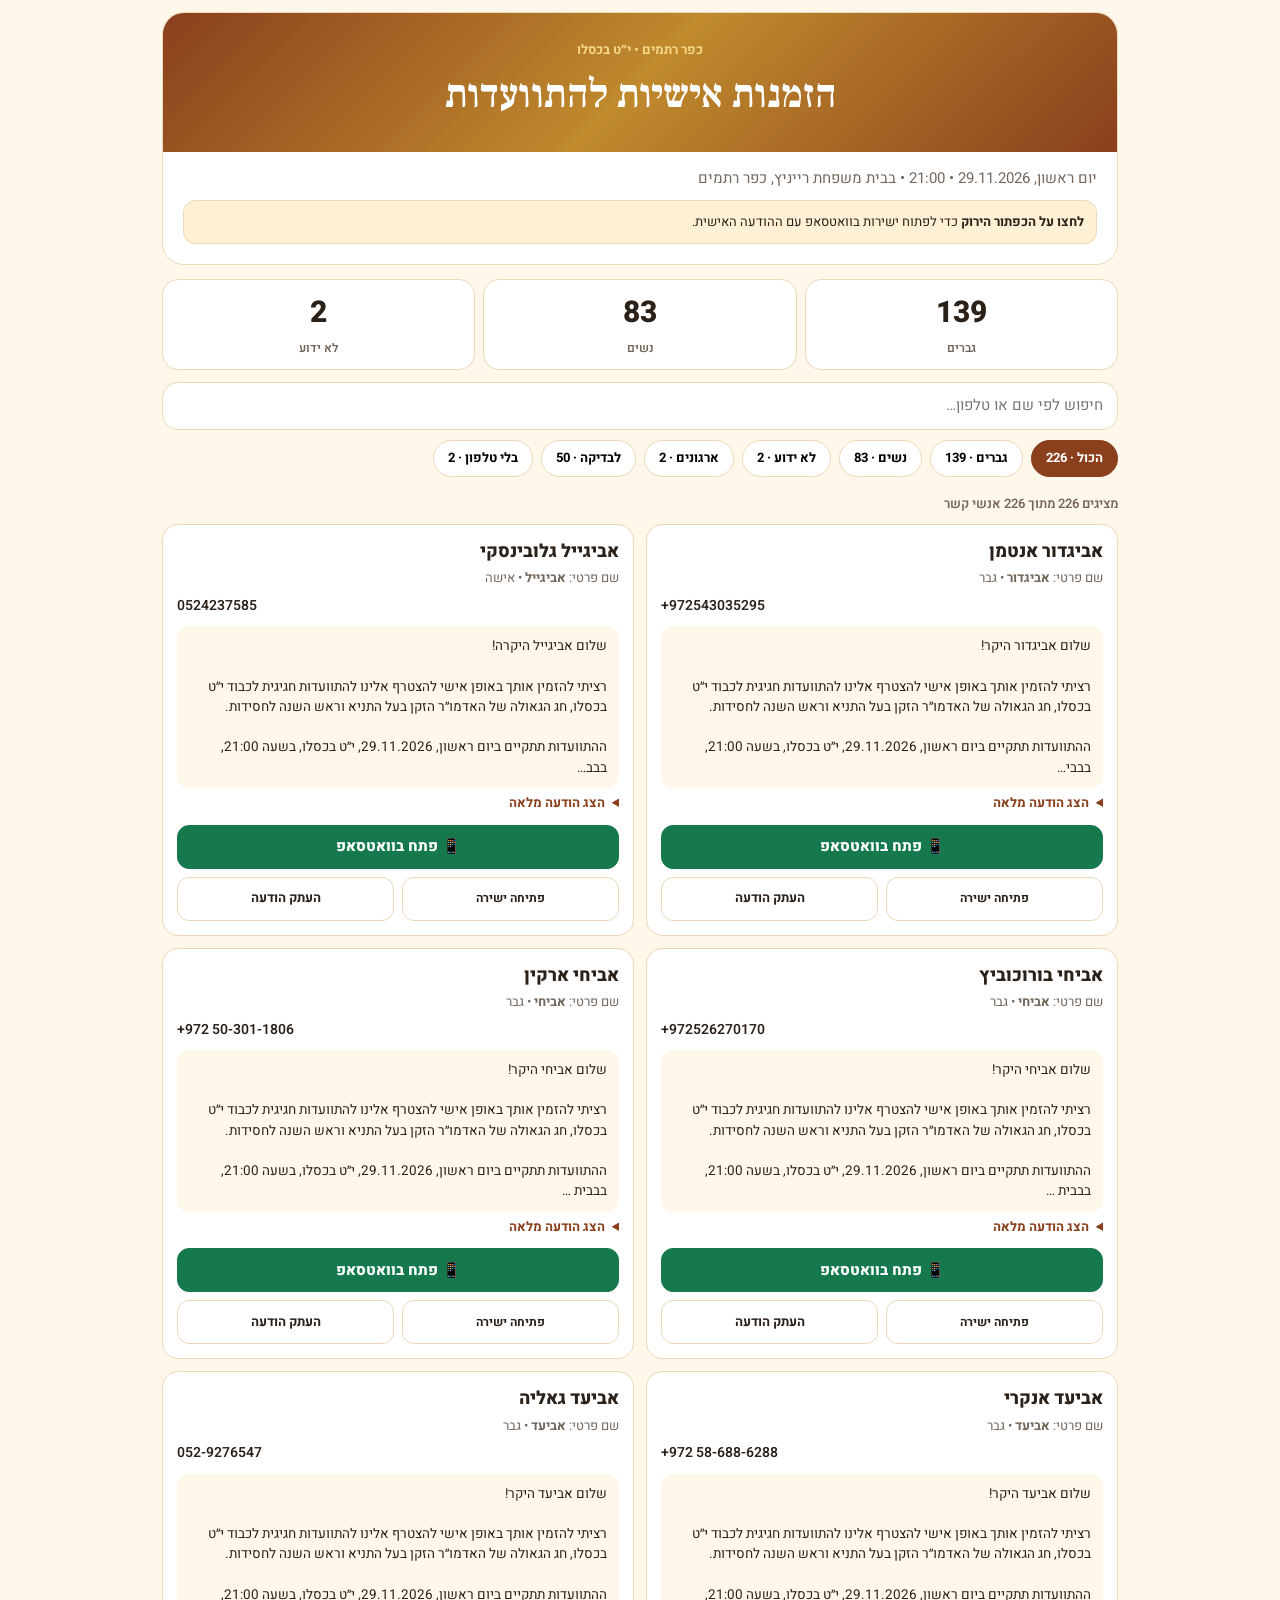
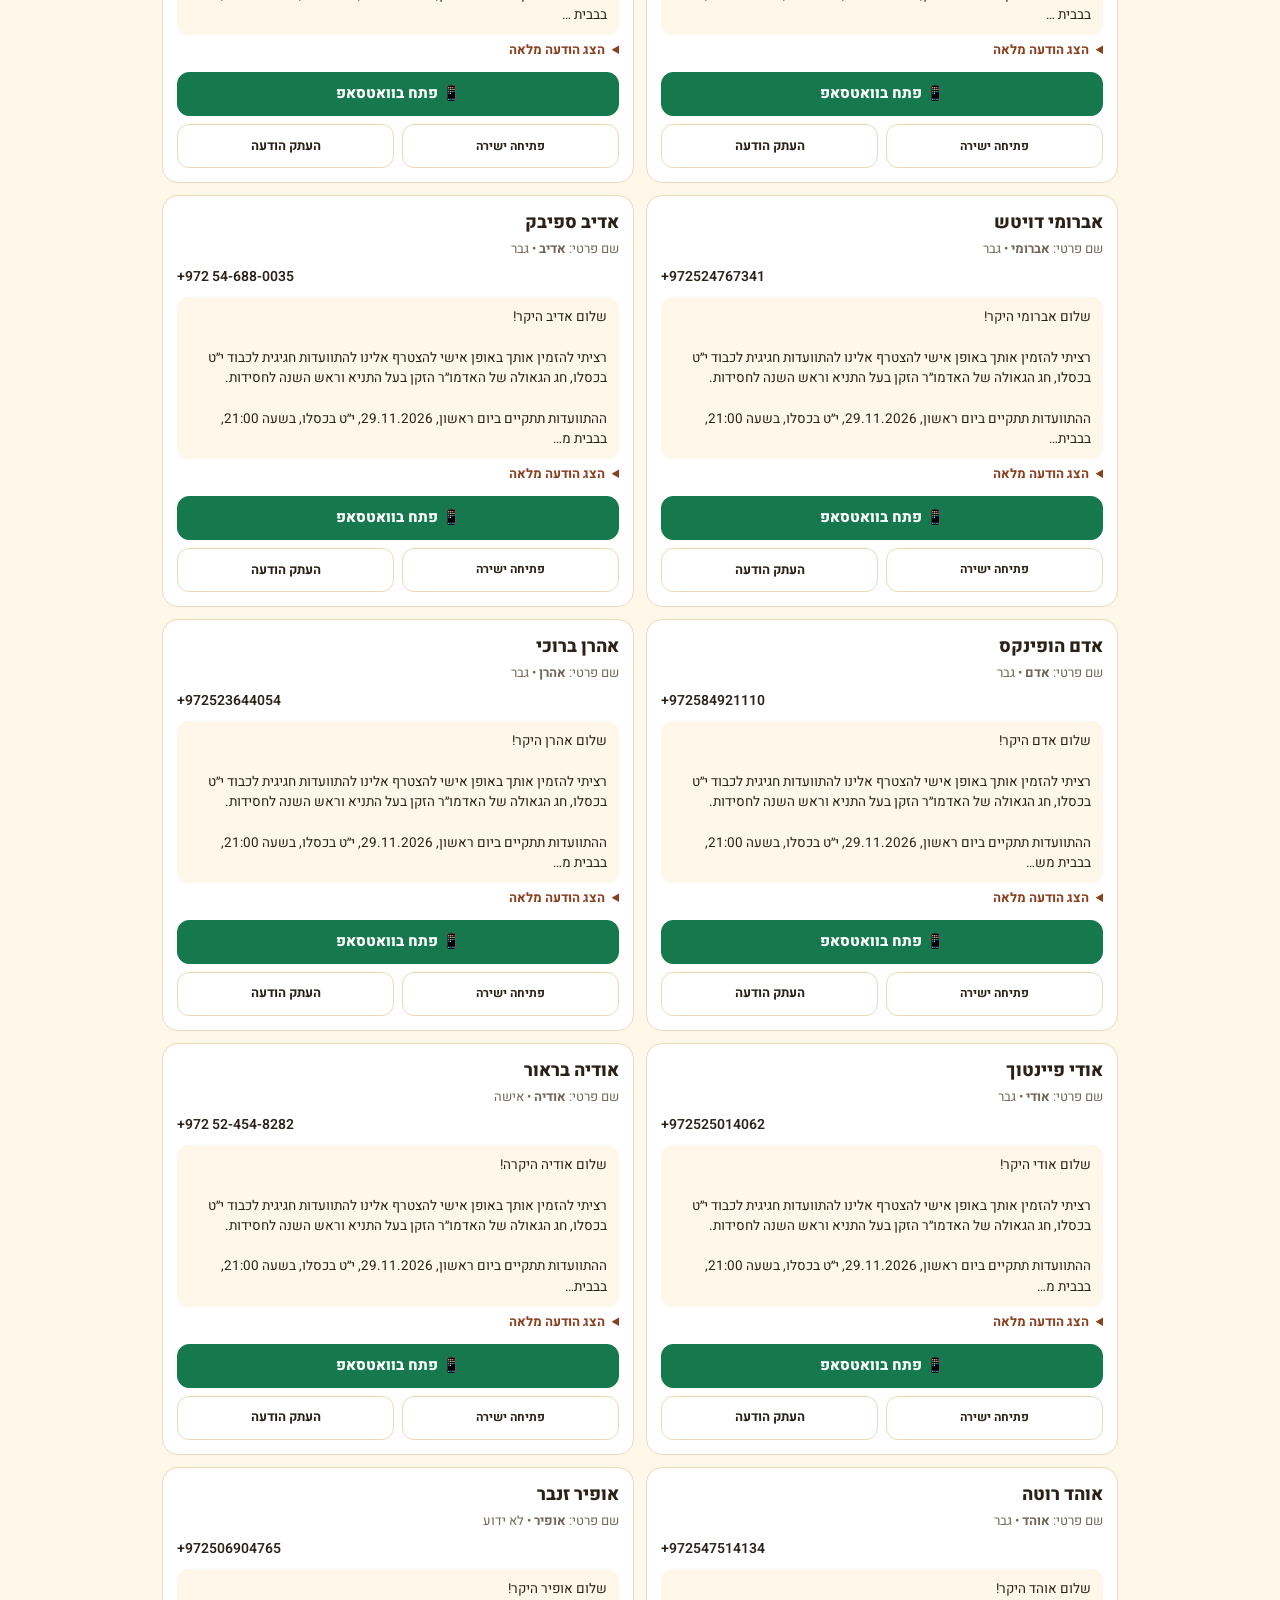
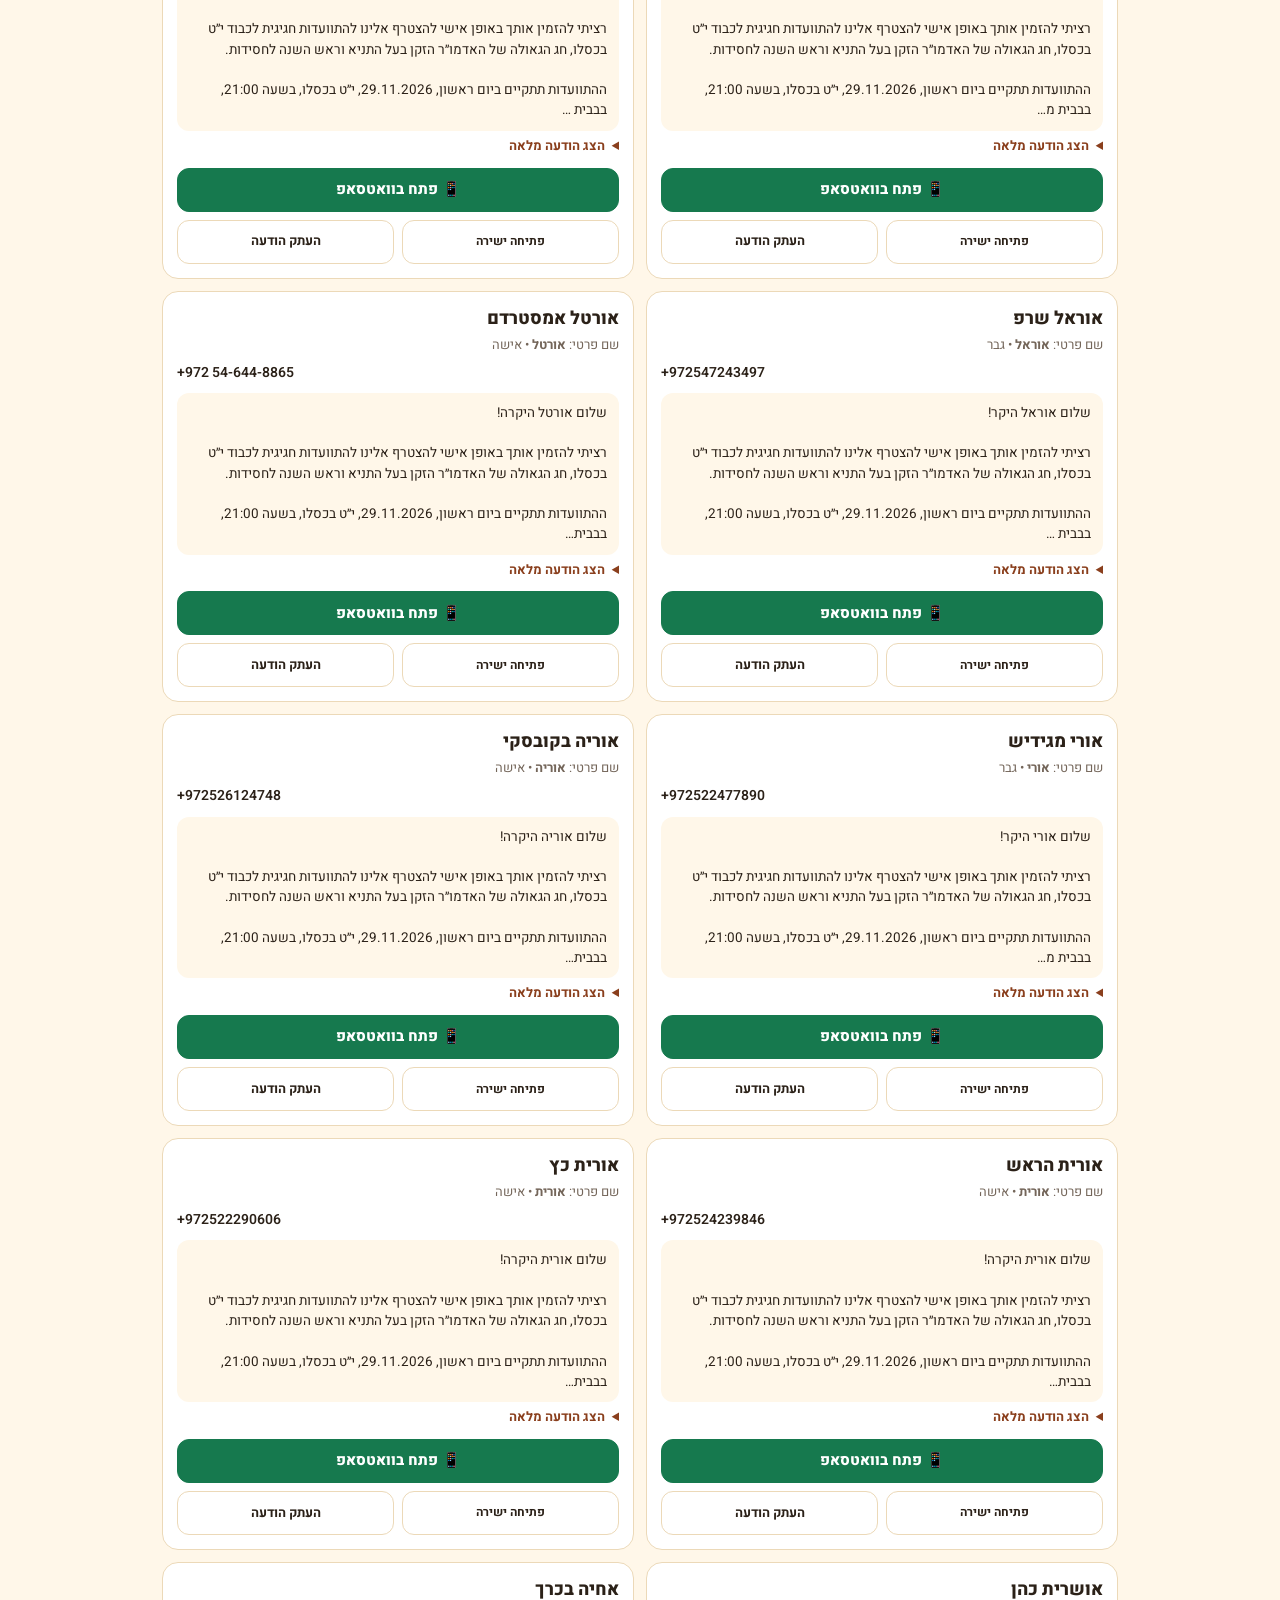
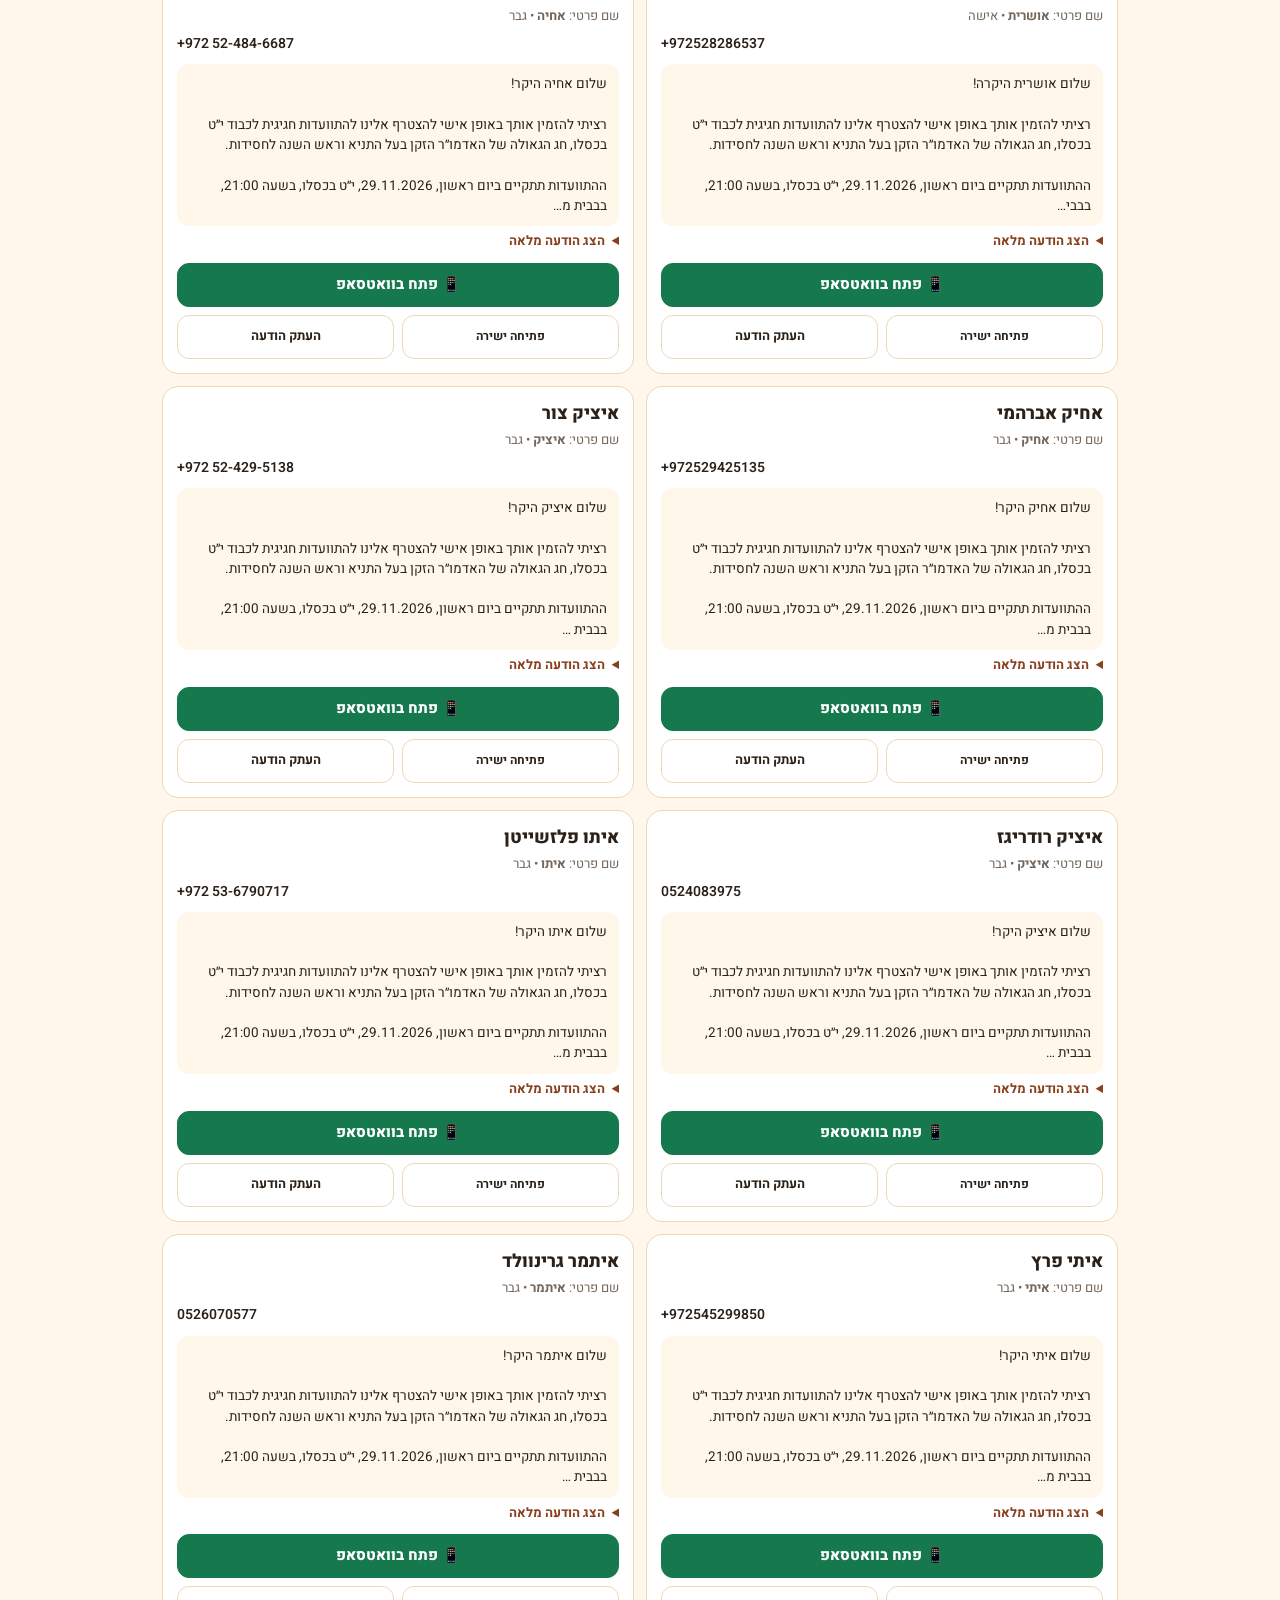
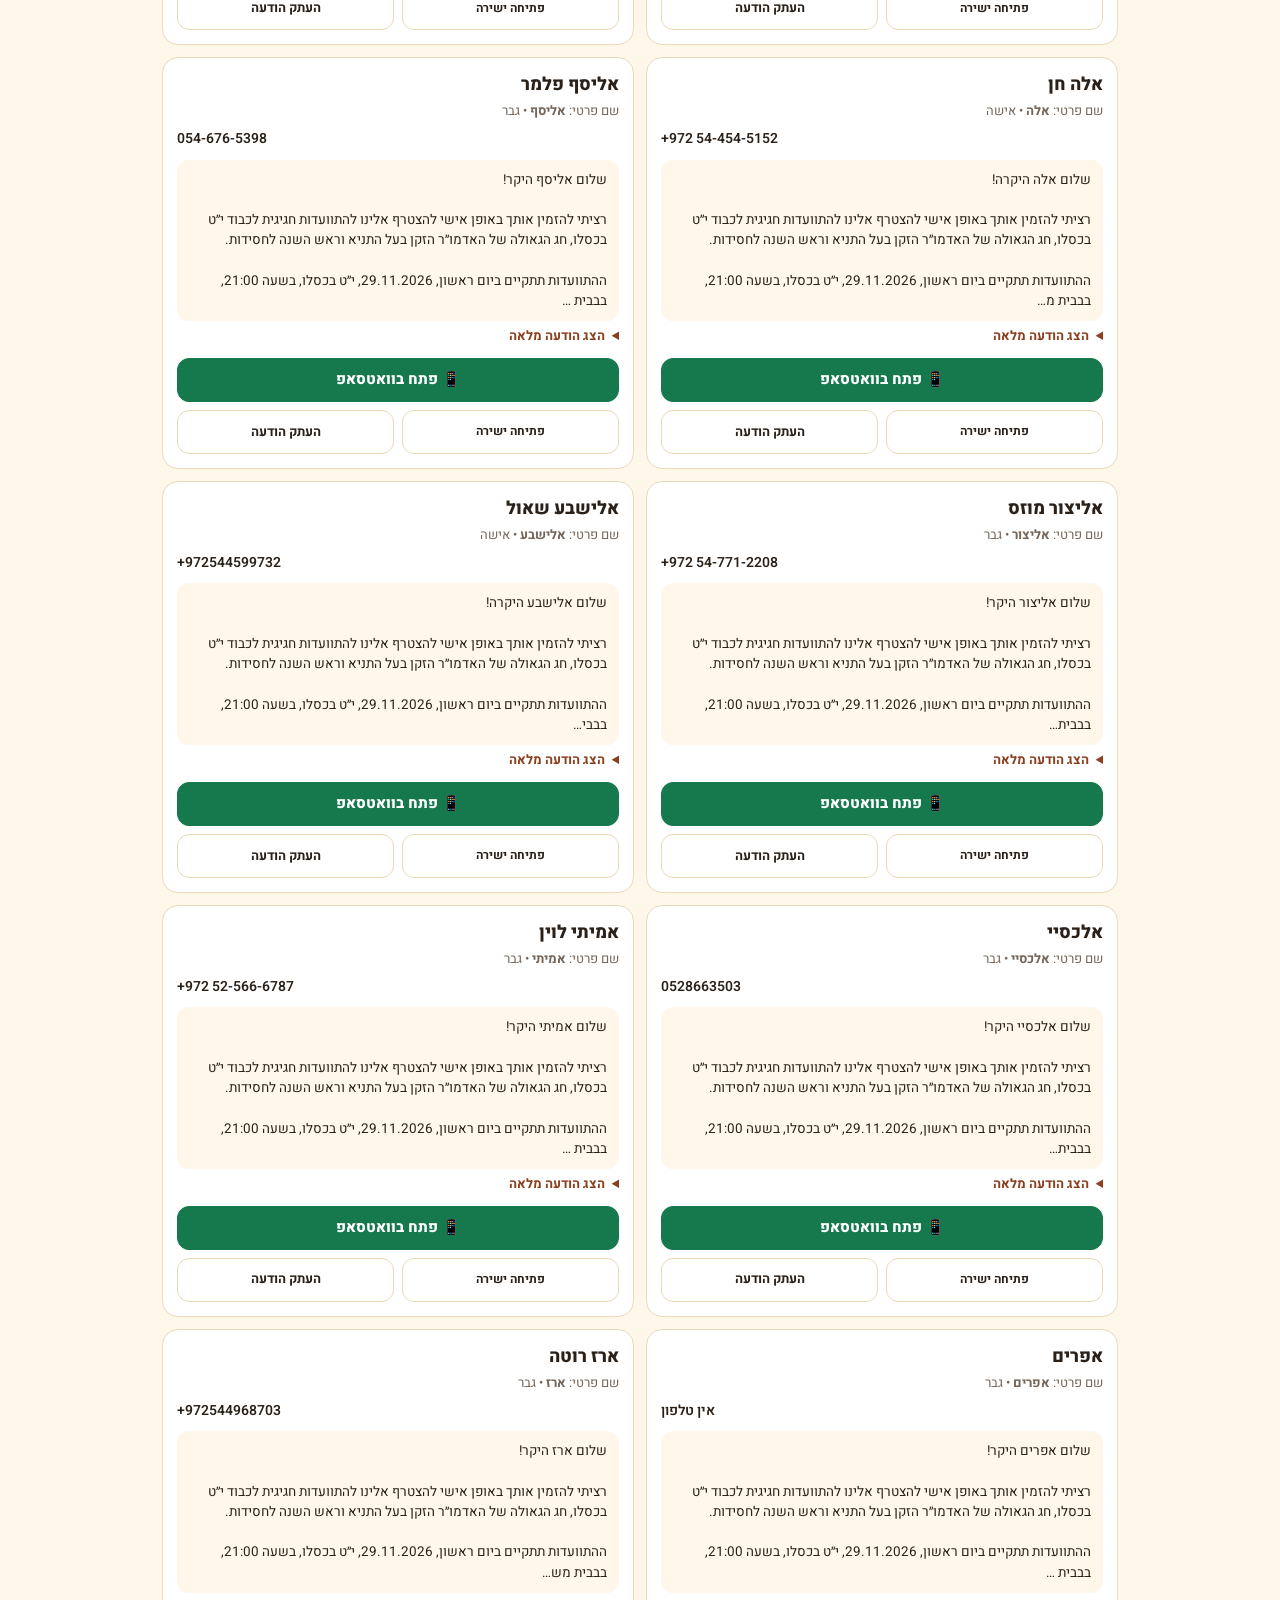
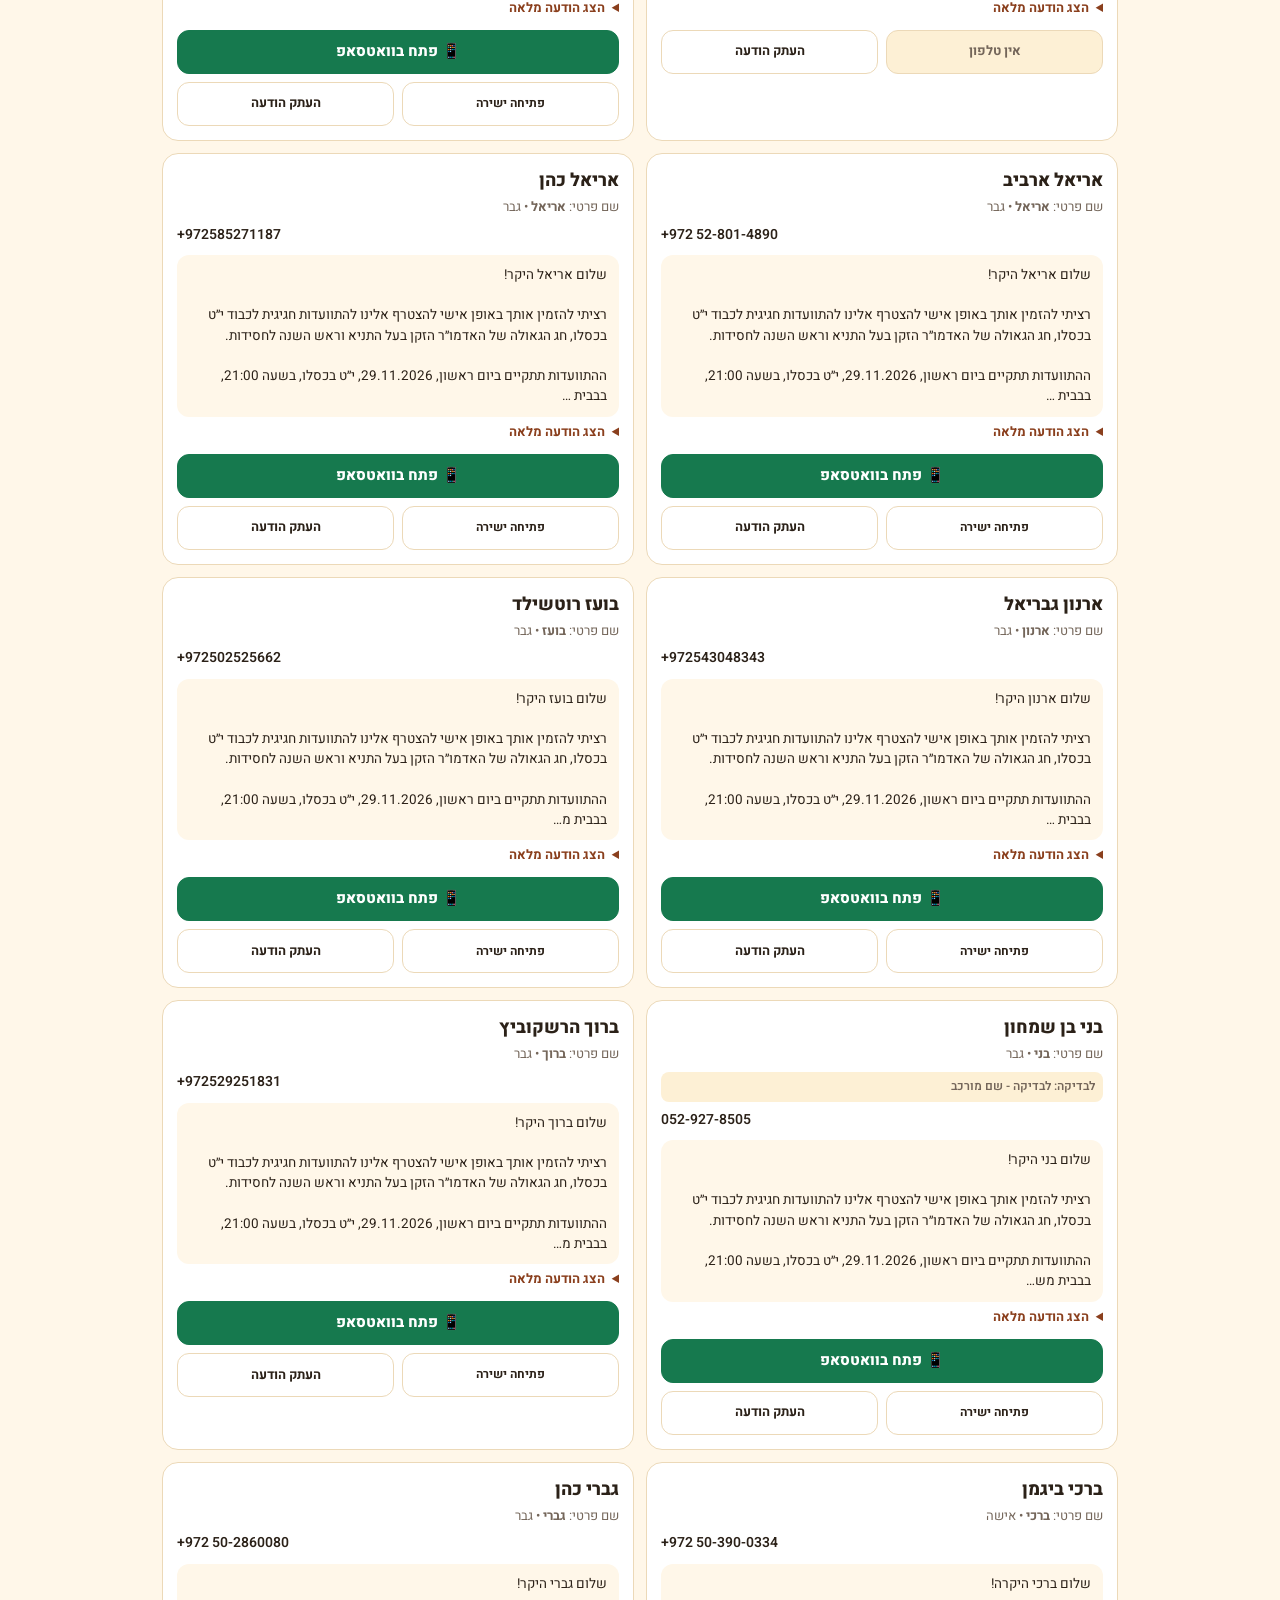
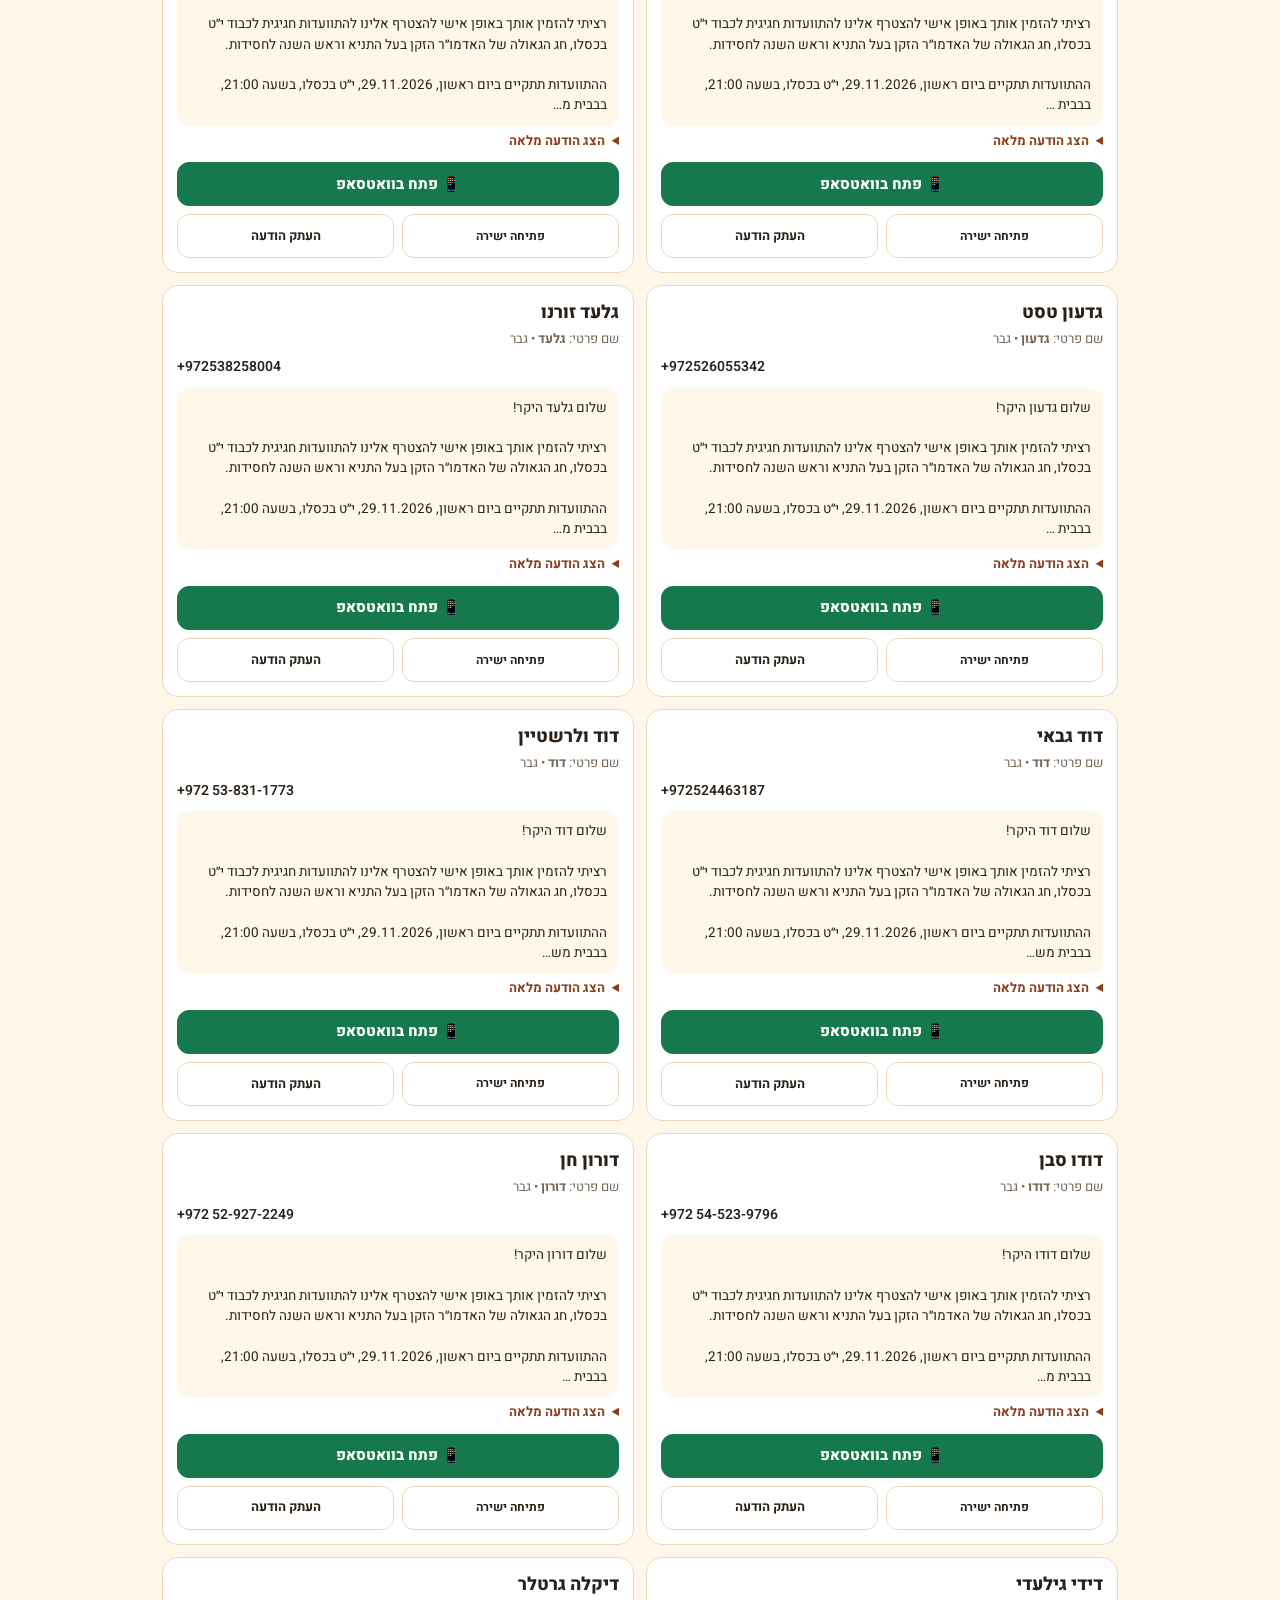
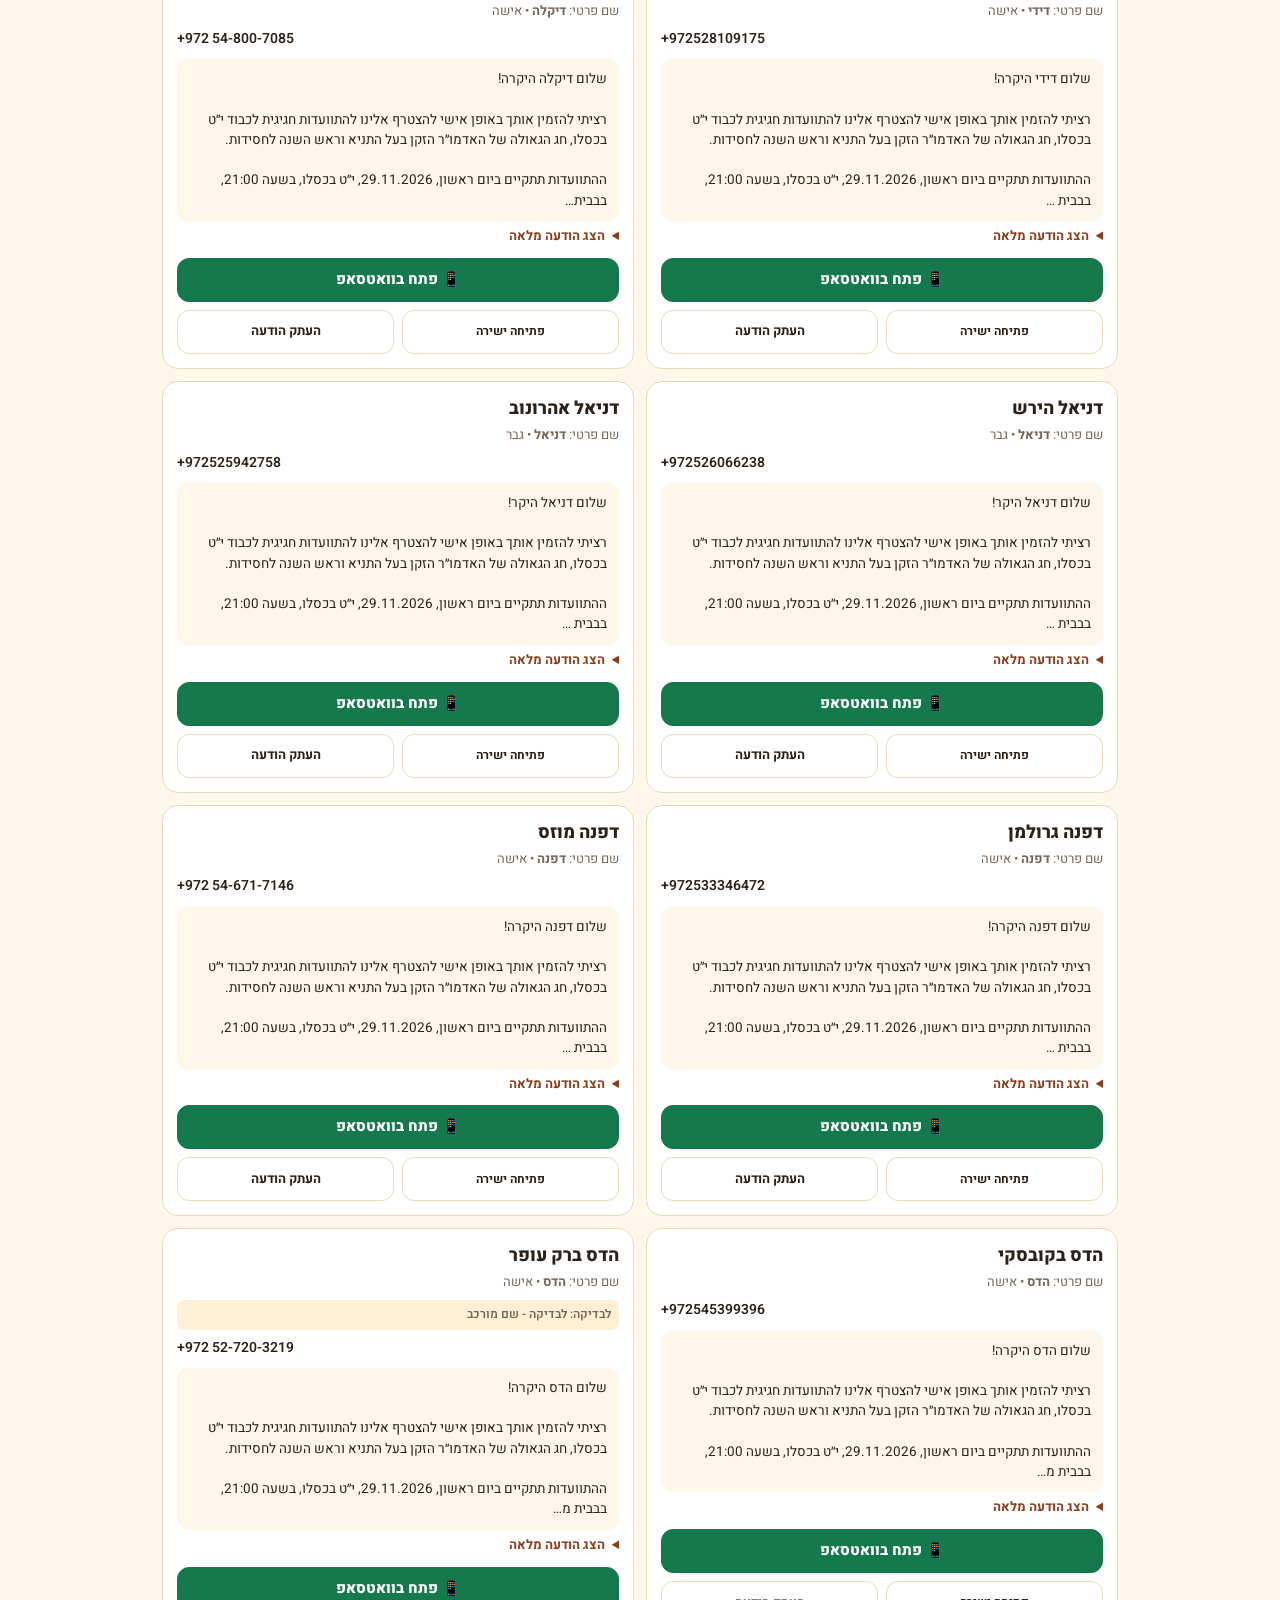
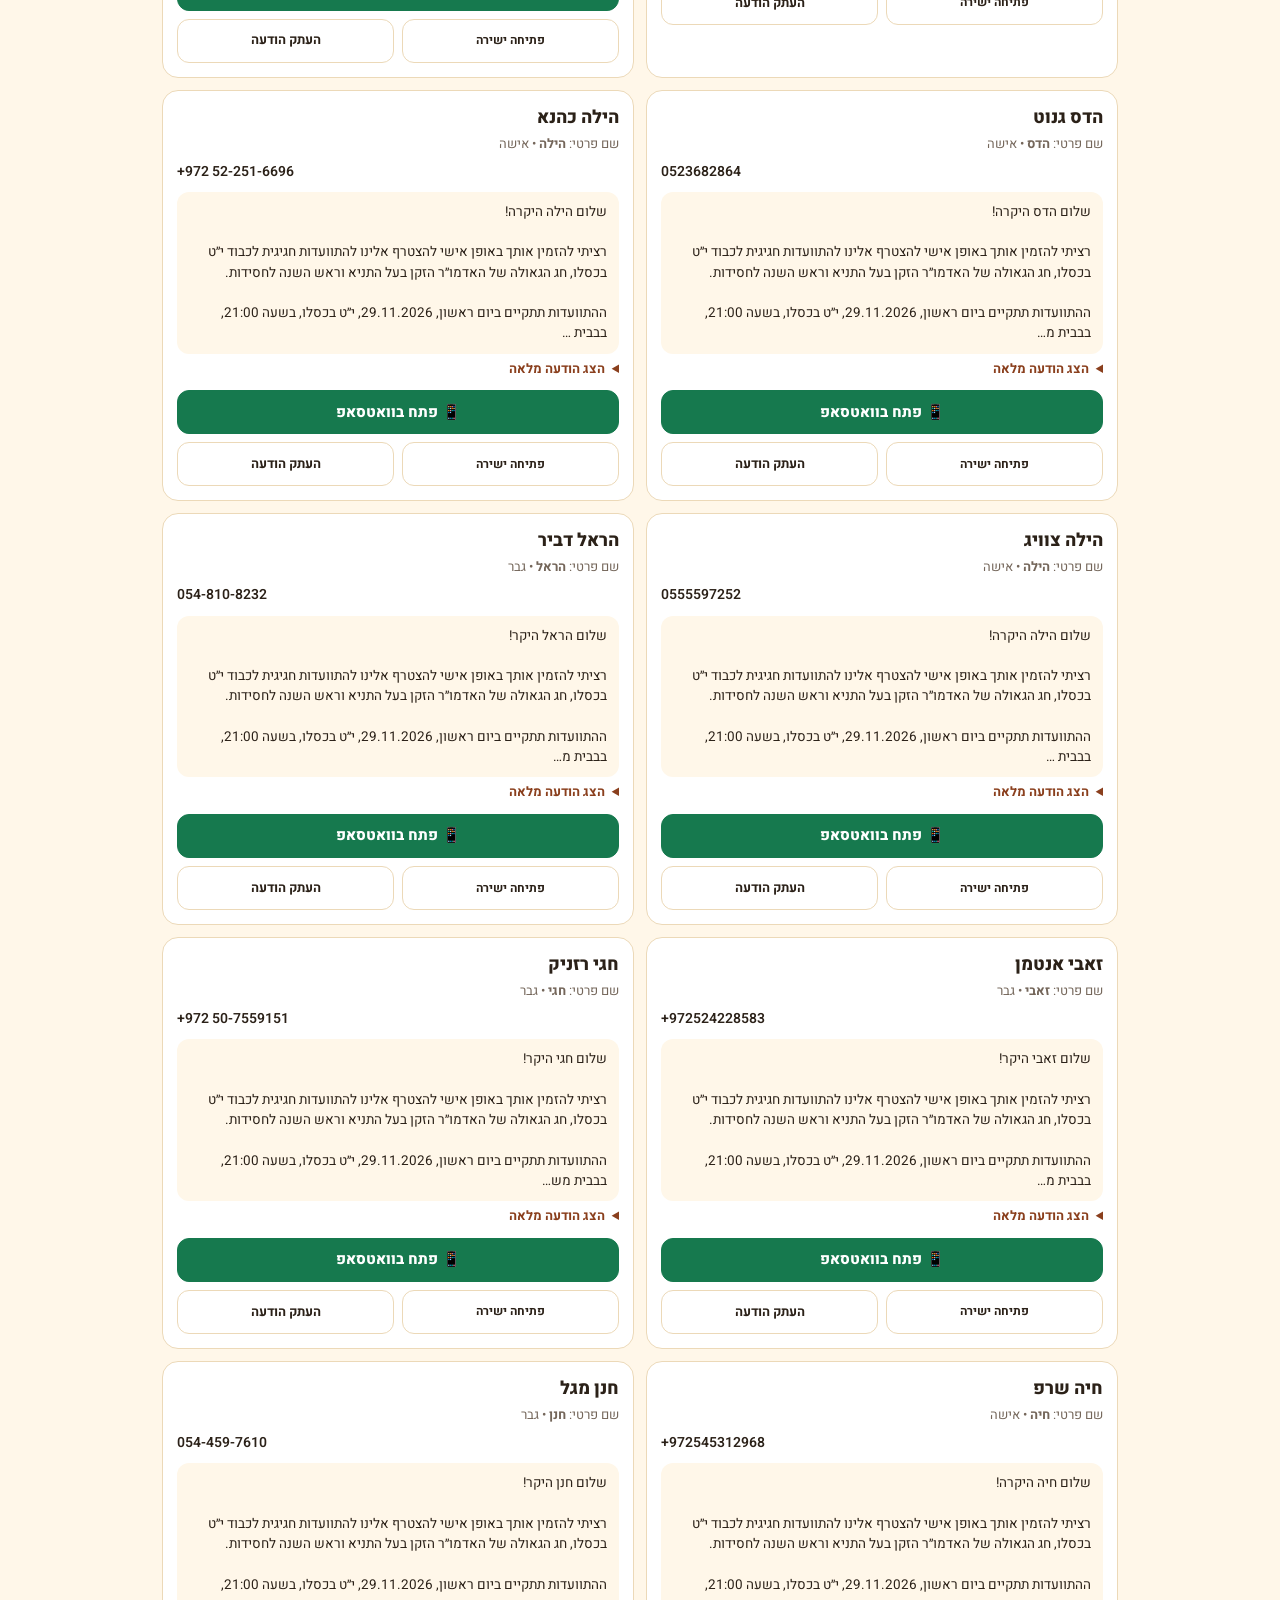
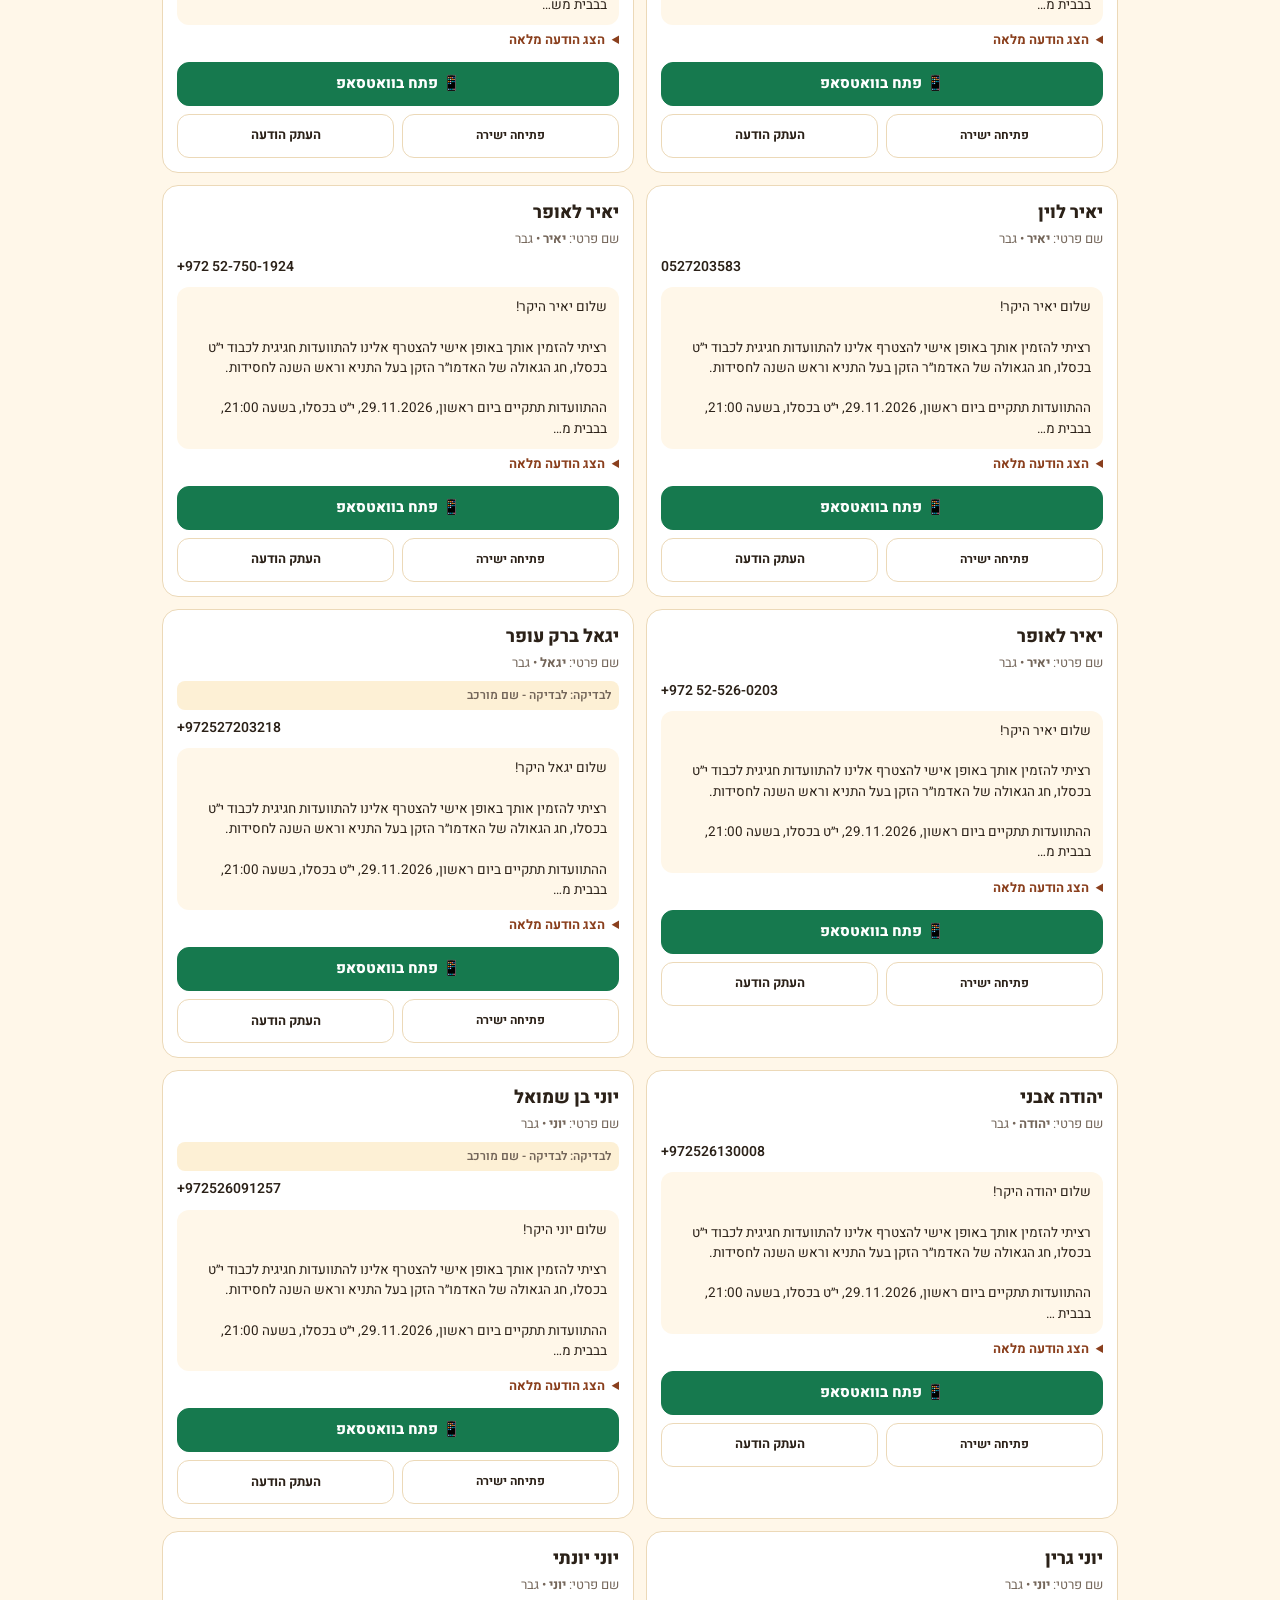
<file: yudtes.html>
<!DOCTYPE html>
<html lang="he" dir="rtl">
<head>
<meta charset="UTF-8">
<meta name="viewport" content="width=device-width, initial-scale=1, viewport-fit=cover">
<title>הזמנות י״ט בכסלו • כפר רתמים</title>
<link href="https://fonts.googleapis.com/css2?family=Heebo:wght@400;600;700;800&family=Frank+Ruhl+Libre:wght@700&display=swap" rel="stylesheet">
<style>
:root{--bg:#fff7e9;--surface:#fff;--surface-2:#fdf0d5;--ink:#2b2118;--muted:#74665a;--line:#ecd9b8;--primary:#8a3f1d;--gold:#c08a2d;--green:#16794e}
*{box-sizing:border-box;margin:0;padding:0}
body{font-family:Heebo,system-ui,sans-serif;background:var(--bg);color:var(--ink);line-height:1.45}
.container{max-width:980px;margin:0 auto;padding:12px 12px 48px}
header{border-radius:22px;border:1px solid var(--line);background:var(--surface);overflow:hidden;margin-bottom:14px}
.banner{background:linear-gradient(135deg,#8a3f1d,#c08a2d,#8a3f1d);color:#fff;padding:28px 20px;text-align:center}
.banner .lbl{font-size:13px;font-weight:700;color:#f5d78a;margin-bottom:6px}
.banner h1{font-family:"Frank Ruhl Libre",serif;font-size:clamp(26px,7vw,40px);font-weight:700}
.inner{padding:16px 20px 20px}
.muted{color:var(--muted)}
.tip{background:var(--surface-2);border:1px solid var(--line);border-radius:12px;padding:12px;font-size:13px;margin-top:10px}
.stats{display:grid;grid-template-columns:repeat(3,1fr);gap:8px;margin-bottom:12px}
.stat{background:var(--surface);border:1px solid var(--line);border-radius:16px;padding:12px 8px;text-align:center}
.stat .num{font-size:clamp(22px,6vw,30px);font-weight:800}
.stat .lbl{font-size:12px;font-weight:600;color:var(--muted);margin-top:4px}
.search{width:100%;padding:12px 14px;border:1px solid var(--line);border-radius:16px;background:var(--surface);font:inherit;font-size:15px;margin-bottom:10px}
.filters{display:flex;gap:8px;overflow-x:auto;padding-bottom:6px;margin-bottom:12px}
.filters button{flex-shrink:0;border:1px solid var(--line);background:var(--surface);border-radius:999px;padding:8px 14px;font:inherit;font-size:13px;font-weight:700;cursor:pointer}
.filters button.active{background:var(--primary);border-color:var(--primary);color:#fff}
.count{font-size:13px;font-weight:600;color:var(--muted);margin-bottom:10px}
.cards{display:grid;gap:12px}
@media(min-width:720px){.cards{grid-template-columns:1fr 1fr}}
.card{background:var(--surface);border:1px solid var(--line);border-radius:16px;padding:14px}
.card h2{font-size:18px;font-weight:800}
.meta{font-size:13px;color:var(--muted);margin-top:4px}
.note{margin-top:8px;background:var(--surface-2);border-radius:8px;padding:6px 8px;font-size:12px;font-weight:600;color:var(--muted)}
.org-warn{margin-top:8px;background:#fff8e6;border-radius:8px;padding:8px;font-size:12px;font-weight:700;color:#7a4a00}
.phone{margin-top:8px;font-size:14px;font-weight:600}
.msg{margin-top:10px;background:var(--bg);border-radius:12px;padding:10px 12px;font-size:13.5px;line-height:1.5;white-space:pre-wrap}
.msg-full{margin-top:6px;font-size:13px}
.msg-full summary{color:var(--primary);font-weight:700;cursor:pointer}
.actions{display:flex;flex-wrap:wrap;gap:8px;margin-top:12px}
.btn{display:inline-flex;align-items:center;justify-content:center;min-height:44px;padding:8px 12px;border-radius:12px;font:inherit;font-size:13px;font-weight:700;cursor:pointer;border:1px solid var(--line);background:var(--surface);color:var(--ink);text-decoration:none}
.btn-wa{background:var(--green);border-color:var(--green);color:#fff;flex:1 1 100%;font-size:15px;font-weight:800}
.btn-native{flex:1;font-size:12px}
.btn-disabled{flex:1;background:var(--surface-2);color:var(--muted)}
.btn-copy{flex:1}
.toast{position:fixed;bottom:24px;left:50%;transform:translateX(-50%);background:var(--green);color:#fff;padding:10px 18px;border-radius:12px;font-weight:700;font-size:14px;z-index:100;opacity:0;transition:opacity .25s}
.toast.show{opacity:1}
.loading{text-align:center;padding:40px;color:var(--muted);font-weight:600}
</style>
</head>
<body>
<div class="container">
<header>
<div class="banner"><div class="lbl">כפר רתמים • י״ט בכסלו</div><h1>הזמנות אישיות להתוועדות</h1></div>
<div class="inner">
<p class="muted" style="font-size:15px">יום ראשון, 29.11.2026 • 21:00 • בבית משפחת רייניץ, כפר רתמים</p>
<div class="tip"><strong>לחצו על הכפתור הירוק</strong> כדי לפתוח ישירות בוואטסאפ עם ההודעה האישית.</div>
</div>
</header>
<div class="stats" id="stats"></div>
<input class="search" id="search" type="search" placeholder="חיפוש לפי שם או טלפון…">
<div class="filters" id="filters"></div>
<p class="count" id="count"></p>
<div class="cards" id="cards"><p class="loading">טוען אנשי קשר…</p></div>
</div>
<div class="toast" id="toast"></div>
<script>
(function(){
var EVENT_DATE="יום ראשון, 29.11.2026, י״ט בכסלו";
var EVENT_TIME="21:00";
var LOCATION="בבית משפחת רייניץ, כפר רתמים";
var TEMPLATE="שלום [שם] היקר!\n\nרציתי להזמין אותך באופן אישי להצטרף אלינו להתוועדות חגיגית לכבוד י״ט בכסלו, חג הגאולה של האדמו״ר הזקן בעל התניא וראש השנה לחסידות.\n\nההתוועדות תתקיים ב[תאריך], בשעה [שעה], ב[מיקום].\n\nנשמח מאוד לראות אותך איתנו, להתוועד יחד, לשמוע דברי חסידות, כיבוד עשיר, לחיים ולברכה!\n\nמקווים לראותך!\nבהערכה ובאהבה ❤️";
var contacts=[],filter="all",search="";
var toast=document.getElementById("toast");
function esc(s){s=String(s);return s.split("&").join("&"+"amp;").split("<").join("&"+"lt;").split(">").join("&"+"gt;").split('"').join("&"+"quot;");}
function genderLabel(g){return g==="male"?"גבר":g==="female"?"אישה":g==="org"?"ארגון / שירות":"לא ידוע";}
function buildMsg(c){var first=c.first||(c.name||"").split(/\s+/)[0]||c.name;var msg=TEMPLATE.replaceAll("[שם]",first).replaceAll("[תאריך]",EVENT_DATE).replaceAll("[שעה]",EVENT_TIME).replaceAll("[מיקום]",LOCATION);if(c.gender==="female")msg=msg.replace(/היקר(?!ה)/g,"היקרה");if(c.gender==="male")msg=msg.replaceAll("היקרה","היקר");return msg;}
function showToast(t){toast.textContent=t;toast.classList.add("show");setTimeout(function(){toast.classList.remove("show");},2000);}
function render(){var male=0,female=0,unknown=0,org=0,review=0,nophone=0;contacts.forEach(function(c){if(c.gender==="male")male++;else if(c.gender==="female")female++;else if(c.gender==="org")org++;else unknown++;if(c.note)review++;if(!c.phone)nophone++;});document.getElementById("stats").innerHTML='<div class="stat"><div class="num">'+male+'</div><div class="lbl">גברים</div></div><div class="stat"><div class="num">'+female+'</div><div class="lbl">נשים</div></div><div class="stat"><div class="num">'+unknown+'</div><div class="lbl">לא ידוע</div></div>';var tabs=[["all","הכול",contacts.length],["male","גברים",male],["female","נשים",female],["unknown","לא ידוע",unknown],["org","ארגונים",org],["review","לבדיקה",review],["no-phone","בלי טלפון",nophone]];document.getElementById("filters").innerHTML=tabs.map(function(t){return '<button type="button" data-f="'+t[0]+'" class="'+(filter===t[0]?"active":"")+'">'+t[1]+" · "+t[2]+"</button>";}).join("");var q=search.trim().toLowerCase();var html="",shown=0;contacts.forEach(function(c){var g=c.gender||"unknown";var first=c.first||(c.name||"").split(/\s+/)[0]||c.name;var ok=true;if(filter==="male"&&g!=="male")ok=false;if(filter==="female"&&g!=="female")ok=false;if(filter==="unknown"&&g!=="unknown")ok=false;if(filter==="org"&&g!=="org")ok=false;if(filter==="review"&&!c.note)ok=false;if(filter==="no-phone"&&c.phone)ok=false;if(q){var hay=((c.name||"")+" "+first+" "+(c.phoneRaw||"")+" "+(c.phone||"")+" "+(c.note||"")).toLowerCase();if(hay.indexOf(q)===-1)ok=false;}if(!ok)return;shown++;var msg=buildMsg(c);var short=msg.length>220?msg.slice(0,220)+"…":msg;var wa="";if(c.phone&&g!=="org"){var url="https://wa.me/"+c.phone+"?text="+encodeURIComponent(msg);var native="whatsapp://send?phone="+c.phone+"&text="+encodeURIComponent(msg);wa='<a class="btn btn-wa" href="'+esc(url)+'">📱 פתח בוואטסאפ</a><a class="btn btn-native" href="'+esc(native)+'">פתיחה ישירה</a>';}else{wa='<span class="btn btn-disabled">'+(c.phone?"לא לשליחה אישית":"אין טלפון")+'</span>';}html+='<article class="card"><h2>'+esc(c.name)+'</h2><p class="meta">שם פרטי: <strong>'+esc(first)+'</strong> • '+genderLabel(g)+'</p>'+(c.note?'<p class="note">לבדיקה: '+esc(c.note)+'</p>':'')+(g==="org"?'<p class="org-warn">ארגון / שירות — לא לשלוח הודעה אישית.</p>':'')+'<p class="phone" dir="ltr">'+esc(c.phoneRaw||"אין טלפון")+'</p><div class="msg">'+esc(short)+'</div>'+(msg.length>220?'<details class="msg-full"><summary>הצג הודעה מלאה</summary><div class="msg">'+esc(msg)+'</div></details>':'')+'<div class="actions">'+wa+'<button type="button" class="btn btn-copy" data-msg="'+esc(msg)+'">העתק הודעה</button></div></article>';});document.getElementById("count").textContent="מציגים "+shown+" מתוך "+contacts.length+" אנשי קשר";document.getElementById("cards").innerHTML=html||'<p class="loading">אין תוצאות.</p>';}
document.getElementById("filters").addEventListener("click",function(e){var btn=e.target.closest("[data-f]");if(!btn)return;filter=btn.getAttribute("data-f");render();});
document.getElementById("search").addEventListener("input",function(e){search=e.target.value;render();});
document.getElementById("cards").addEventListener("click",function(e){var btn=e.target.closest(".btn-copy");if(!btn)return;var msg=btn.getAttribute("data-msg")||"";if(navigator.clipboard&&navigator.clipboard.writeText){navigator.clipboard.writeText(msg).then(function(){showToast("ההודעה הועתקה");}).catch(fallback);}else fallback();function fallback(){var ta=document.createElement("textarea");ta.value=msg;ta.style.position="fixed";ta.style.opacity="0";document.body.appendChild(ta);ta.select();try{document.execCommand("copy");showToast("ההודעה הועתקה");}catch(err){}document.body.removeChild(ta);}});
function b64ToBytes(b64){var bin=atob(b64);var bytes=new Uint8Array(bin.length);for(var i=0;i<bin.length;i++)bytes[i]=bin.charCodeAt(i);return bytes;}
async function loadContacts(){try{var parts=await Promise.all([fetch("contacts.b64.0").then(function(r){return r.text();}),fetch("contacts.b64.1").then(function(r){return r.text();}),fetch("contacts.b64.2").then(function(r){return r.text();}),fetch("contacts.b64.3").then(function(r){return r.text();})]);var b64=(parts[0]+parts[1]+parts[2]+parts[3]).replace(/\s/g,"");var bytes=b64ToBytes(b64);var ds=new DecompressionStream("gzip");var stream=new Blob([bytes]).stream().pipeThrough(ds);var text=await new Response(stream).text();contacts=JSON.parse(text);render();}catch(e){document.getElementById("cards").innerHTML='<p class="loading">שגיאה בטעינה</p>';console.error(e);}}
loadContacts();
})();
</script>
</body>
</html>
</file>
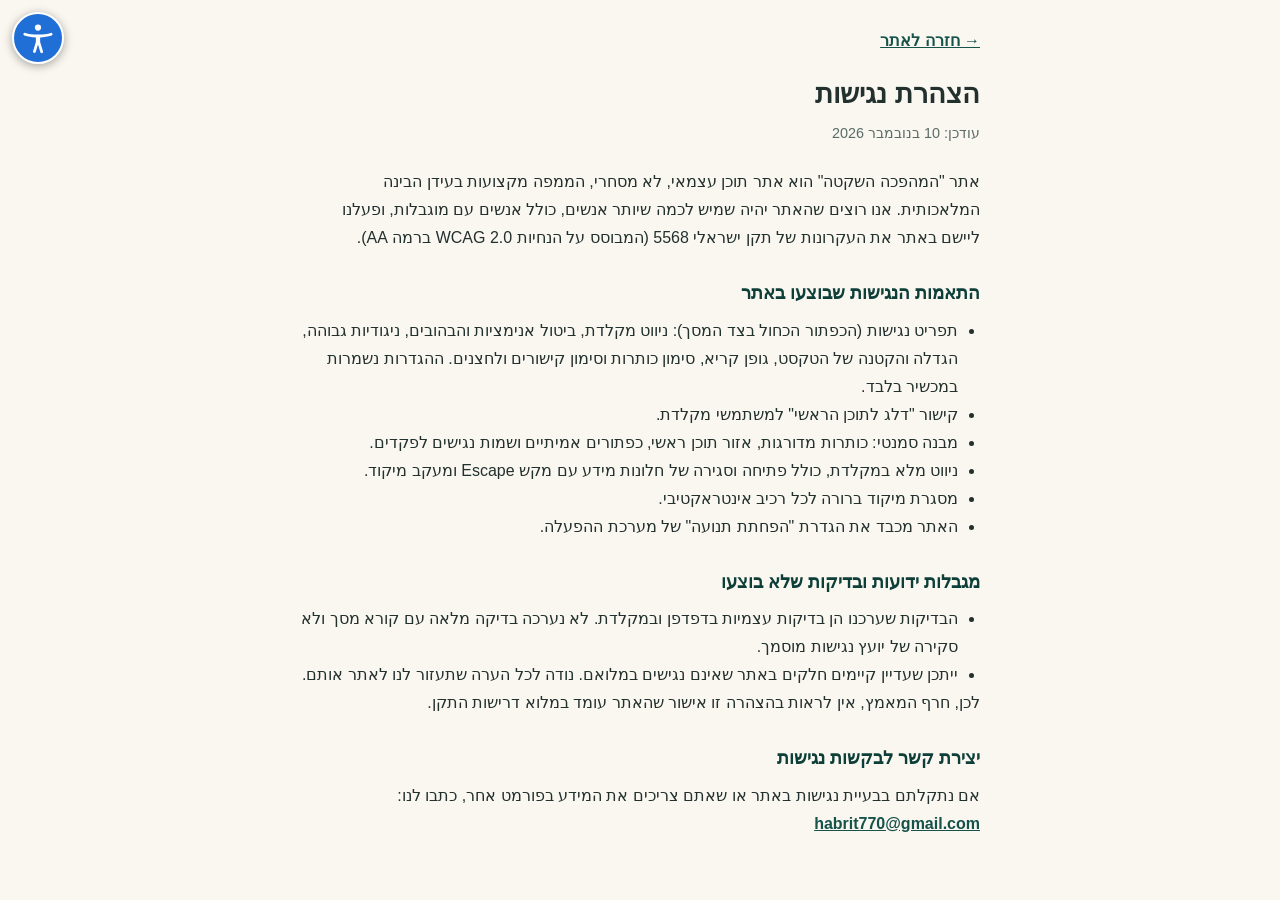
<file: hamahapecha-hashketit/accessibility.html>
<!DOCTYPE html>
<html lang="he" dir="rtl">
<head>
<meta charset="UTF-8">
<meta name="viewport" content="width=device-width, initial-scale=1.0, viewport-fit=cover">
<title>הצהרת נגישות | המהפכה השקטה</title>
<meta name="description" content="הצהרת הנגישות של אתר המהפכה השקטה - ההתאמות שבוצעו, המגבלות הידועות ודרכי יצירת קשר לבקשות נגישות.">
<link rel="icon" type="image/svg+xml" href="icon.svg">
<link rel="stylesheet" href="styles.css">
<style>
  .a11y-doc { max-width: 720px; margin: 0 auto; padding: 28px 20px 60px; }
  .a11y-doc h1 { font-size: 1.7rem; margin: 0 0 4px; }
  .a11y-doc .updated { color: #5a6b66; font-size: .9rem; margin-bottom: 22px; }
  .a11y-doc h2 { font-size: 1.15rem; margin: 26px 0 8px; }
  .a11y-doc p, .a11y-doc li { line-height: 1.75; }
  .a11y-doc ul { padding-inline-start: 22px; }
  .a11y-doc a { color: #14524a; font-weight: 600; }
  .back { display: inline-block; margin-bottom: 18px; }
</style>
</head>
<body>
<main class="a11y-doc">
  <a class="back" href="index.html">→ חזרה לאתר</a>
  <h1>הצהרת נגישות</h1>
  <p class="updated">עודכן: 10 בנובמבר 2026</p>

  <p>אתר "המהפכה השקטה" הוא אתר תוכן עצמאי, לא מסחרי, הממפה מקצועות בעידן הבינה המלאכותית. אנו רוצים שהאתר יהיה שמיש לכמה שיותר אנשים, כולל אנשים עם מוגבלות, ופעלנו ליישם באתר את העקרונות של תקן ישראלי 5568 (המבוסס על הנחיות WCAG 2.0 ברמה AA).</p>

  <h2>התאמות הנגישות שבוצעו באתר</h2>
  <ul>
    <li>תפריט נגישות (הכפתור הכחול בצד המסך): ניווט מקלדת, ביטול אנימציות והבהובים, ניגודיות גבוהה, הגדלה והקטנה של הטקסט, גופן קריא, סימון כותרות וסימון קישורים ולחצנים. ההגדרות נשמרות במכשיר בלבד.</li>
    <li>קישור "דלג לתוכן הראשי" למשתמשי מקלדת.</li>
    <li>מבנה סמנטי: כותרות מדורגות, אזור תוכן ראשי, כפתורים אמיתיים ושמות נגישים לפקדים.</li>
    <li>ניווט מלא במקלדת, כולל פתיחה וסגירה של חלונות מידע עם מקש Escape ומעקב מיקוד.</li>
    <li>מסגרת מיקוד ברורה לכל רכיב אינטראקטיבי.</li>
    <li>האתר מכבד את הגדרת "הפחתת תנועה" של מערכת ההפעלה.</li>
  </ul>

  <h2>מגבלות ידועות ובדיקות שלא בוצעו</h2>
  <ul>
    <li>הבדיקות שערכנו הן בדיקות עצמיות בדפדפן ובמקלדת. לא נערכה בדיקה מלאה עם קורא מסך ולא סקירה של יועץ נגישות מוסמך.</li>
    <li>ייתכן שעדיין קיימים חלקים באתר שאינם נגישים במלואם. נודה לכל הערה שתעזור לנו לאתר אותם.</li>
  </ul>
  <p>לכן, חרף המאמץ, אין לראות בהצהרה זו אישור שהאתר עומד במלוא דרישות התקן.</p>

  <h2>יצירת קשר לבקשות נגישות</h2>
  <p>אם נתקלתם בבעיית נגישות באתר או שאתם צריכים את המידע בפורמט אחר, כתבו לנו: <a href="mailto:habrit770@gmail.com">habrit770@gmail.com</a></p>
</main>
<script src="a11y.js" defer></script>
</body>
</html>
</file>
<file: brit-besimcha/style.css>
:root{--ink:#153e3a;--sub:#596e69;--line:#dce5e0;--bg:#f5f7f3;--gold:#be9250;--mint:#e9f2ed}*{box-sizing:border-box}body{margin:0;background:var(--bg);color:var(--ink);font:16px/1.65 Arial,'Noto Sans Hebrew',sans-serif}button,input,select{font:inherit}button,a,input,select,summary{-webkit-tap-highlight-color:transparent}button{cursor:pointer}button:focus-visible,a:focus-visible,summary:focus-visible{outline:3px solid var(--gold);outline-offset:3px}button{min-height:44px;border-radius:9px;padding:10px 17px;border:1px solid var(--line);font-weight:600;background:white;color:var(--ink)}button:hover{filter:brightness(.97)}button:disabled{opacity:.55;cursor:default}a{color:inherit}h1,h2,h3,p{margin:0}h2{font-size:21px;line-height:1.4;font-weight:600}p{color:var(--sub);margin:8px 0 16px}header{background:white;border-bottom:1px solid var(--line)}.wrap{max-width:1180px;margin:auto;padding-inline:30px}.top{display:flex;align-items:center;justify-content:space-between;padding-block:20px}.brand{display:flex;gap:12px;align-items:center;text-decoration:none;font-size:24px;font-weight:700;line-height:1.2}.brand small{display:block;font-size:12px;font-weight:400;margin-top:6px;color:var(--sub)}.brand-icon{display:grid;place-items:center;width:44px;height:44px;border-radius:14px;background:var(--ink);color:white;font-size:30px}.save{font-size:12px;color:var(--sub);background:var(--mint);border-radius:30px;padding:6px 12px}.intro{padding:45px 0 32px;display:grid;grid-template-columns:1.5fr 1fr;gap:50px;align-items:center}.eyebrow{font-size:13px;color:#8b672e;font-weight:600;letter-spacing:.3px;margin-bottom:12px}h1{font-size:39px;line-height:1.25;letter-spacing:-1px;font-weight:600}.intro p{font-size:17px;margin-top:16px}.event-card{padding:24px 28px;border:1px solid var(--line);border-top:3px solid var(--gold);border-radius:16px;background:white;display:flex;flex-direction:column;gap:10px}.event-card input{border:0;border-bottom:1px solid var(--line);border-radius:0;font-size:23px;padding:5px 0;font-weight:600}.event-card span{font-size:13px;color:#86642d}.event-card small{font-size:12px;color:var(--sub)}.toolbar{display:flex;justify-content:space-between;align-items:center;border-bottom:1px solid var(--line);margin-bottom:24px;gap:12px}.toolbar nav{display:flex;gap:10px}.tab{border:0;border-radius:0;background:transparent;border-bottom:3px solid transparent;padding:16px 12px;color:var(--sub)}.tab.active{border-bottom-color:var(--ink);color:var(--ink)}.stats{display:grid;grid-template-columns:repeat(4,1fr);gap:16px;margin-bottom:24px}.stat{background:#fff;border:1px solid var(--line);padding:18px 22px;border-radius:12px}.stat:first-child{background:var(--ink);color:white;border-color:var(--ink)}.stat strong{font-size:32px;display:block;font-weight:600;line-height:1.2;font-variant-numeric:tabular-nums}.stat small{font-size:12px;display:block;opacity:.8;margin-top:3px}.stat span{font-size:13px}.card{background:white;border:1px solid var(--line);border-radius:15px;padding:26px;margin:0 0 22px}.section-head{display:flex;align-items:center;justify-content:space-between;gap:15px;margin-bottom:22px}.section-head p{margin-bottom:0;font-size:14px}.formgrid{display:grid;grid-template-columns:repeat(4,1fr);gap:16px;align-items:end}.formgrid .wide{grid-column:span 2}label{display:flex;flex-direction:column;gap:6px;font-size:13px;font-weight:600;color:var(--sub)}input,select{width:100%;min-width:0;border:1px solid #c9d7cf;border-radius:8px;background:white;color:var(--ink);min-height:46px;padding:9px 12px;outline:none;font-size:16px}input:focus,select:focus{border-color:var(--ink);box-shadow:0 0 0 2px #153e3a15}input[type=number]{direction:ltr;text-align:right}input[type=checkbox]{width:20px;min-height:20px;height:20px;accent-color:var(--ink)}label.check{flex-direction:row;align-items:center;min-height:46px;gap:8px}.primary{background:var(--ink);color:white;border-color:var(--ink)}.quiet{background:white;color:var(--ink)}.micro{font-size:12px;margin:15px 0 0;line-height:1.6}.badge{background:var(--mint);font-size:12px;border-radius:30px;padding:3px 9px;margin-inline-start:5px}.search{max-width:250px}.search input{font-size:14px;background:var(--bg)}.empty{padding:30px 15px;text-align:center}.empty-symbol{font-size:30px;background:var(--mint);width:64px;height:64px;border-radius:50%;display:grid;place-items:center;margin:0 auto 15px}.empty h3{font-size:18px}.empty p{font-size:14px}.guest{display:grid;grid-template-columns:1.3fr 1fr 1fr auto;gap:18px;align-items:center;padding:18px 0;border-top:1px solid var(--line)}.guest h3{font-size:16px;overflow-wrap:anywhere}.guest small{display:block;color:var(--sub);font-size:12px}.status{display:inline-block;font-size:12px;border-radius:30px;padding:3px 10px;margin-top:5px;background:var(--mint)}.status.pending{background:#f9f0dd;color:#7c5a23}.status.no{background:#f1f1f1;color:#6b6b6b}.guest .actions{gap:7px}.guest button{padding:6px 10px;font-size:12px;min-height:40px}.actions{display:flex;gap:10px;flex-wrap:wrap}.settingsgrid{display:grid;grid-template-columns:repeat(3,1fr);gap:20px;margin:25px 0}.settingsgrid small{font-weight:400;font-size:11px;line-height:1.5}.note{background:#f2f5f1;border-right:3px solid var(--gold);padding:15px 18px;font-size:13px;color:var(--sub);line-height:1.75;margin:20px 0}.foodgrid{display:grid;grid-template-columns:repeat(2,1fr);gap:18px}.food-card{border:1px solid var(--line);border-radius:12px;padding:22px;background:linear-gradient(145deg,#fff,#f7f9f6)}.food-icon{font-size:12px;color:#846b40;font-weight:600;letter-spacing:.5px}.food-card h3{font-size:20px;margin:5px 0 13px}.food-card .big{font-size:30px;font-weight:600;line-height:1.3}.food-card .big span{font-size:15px;font-weight:400}.food-card p{font-size:13px;margin:10px 0}.food-card .detail{border-top:1px solid var(--line);padding-top:10px;font-size:12px;color:var(--sub)}.summaryline{display:flex;gap:12px;flex-wrap:wrap;margin:5px 0 20px}.summaryline span{border-radius:30px;background:var(--mint);font-size:13px;padding:7px 12px}.shoprow{display:flex;justify-content:space-between;align-items:center;gap:20px;padding:14px 0;border-bottom:1px solid var(--line)}.shoprow strong{white-space:nowrap}details{border-top:1px solid var(--line);margin-top:22px;padding-top:15px}summary{cursor:pointer;min-height:44px;font-weight:600}details p,details li{font-size:14px}li{margin:8px 0}.backup{margin-top:28px;background:#eef3ee}.backup p{font-size:13px;margin-bottom:18px}.backup h2{font-size:18px}.backup .micro{margin-bottom:0}footer{display:flex;justify-content:space-between;padding:10px 0 30px;color:var(--sub);font-size:12px}.sr-only{position:absolute;clip:rect(0,0,0,0);height:1px;width:1px;overflow:hidden}#toast{position:fixed;bottom:22px;left:50%;transform:translateX(-50%);max-width:calc(100% - 32px);z-index:99;background:#173f39;color:white;border-radius:12px;padding:12px 20px;box-shadow:0 8px 30px #0002;display:none;font-size:14px}#toast.show{display:block}#toast button{margin-inline-start:12px;color:white;background:transparent;border-color:#ffffff66;padding:4px 12px;min-height:36px}dialog{color:var(--ink);border:1px solid var(--line);border-radius:16px;padding:26px;max-width:min(460px,calc(100% - 32px))}dialog::backdrop{background:#123e3a66}.danger{background:#a23232;color:white;border-color:#a23232}[hidden]{display:none!important}
@media(max-width:800px){.intro{gap:24px}h1{font-size:30px}.formgrid{grid-template-columns:repeat(2,1fr)}.settingsgrid{grid-template-columns:repeat(2,1fr)}.guest{grid-template-columns:1fr 1fr;gap:10px}.guest .actions{justify-content:flex-end}.stats{gap:10px}.stat{padding:16px}.top{padding-block:16px}}
@media(max-width:520px){body{font-size:15px}.wrap{padding-inline:16px}.top{gap:10px}.brand{font-size:21px}.brand-icon{width:38px;height:38px}.save{max-width:133px;font-size:10px;text-align:center;padding:6px 9px}.intro{grid-template-columns:1fr;gap:14px;padding-top:27px;padding-bottom:24px}h1{font-size:30px}.intro p{font-size:15px;margin-bottom:0}.event-card{padding:16px 19px;gap:7px}.event-card input{font-size:21px}.toolbar{align-items:stretch;gap:4px;margin-bottom:18px}.toolbar nav{gap:0;flex:1}.tab{font-size:12px;padding:13px 6px;flex:1;white-space:normal;line-height:1.4}.toolbar>button{font-size:11px;padding:7px;border:0;background:none}.stats{grid-template-columns:repeat(2,1fr);gap:10px;margin-bottom:18px}.stat{padding:14px 16px}.stat strong{font-size:27px}.stat span{font-size:12px}.stat small{font-size:10px}.card{padding:20px 16px;border-radius:12px;margin-bottom:16px}.section-head{align-items:flex-start;gap:10px;flex-wrap:wrap;margin-bottom:18px}.section-head h2{font-size:19px}.section-head p{font-size:12px}.section-head button{font-size:11px;padding:7px 10px}h2{font-size:19px}.formgrid{gap:13px 12px}label{font-size:12px}input,select{font-size:16px;padding:9px 10px}.formgrid .primary{grid-column:span 2}.search{max-width:none;width:100%}.guest{padding-block:16px}.guest .actions{grid-column:span 2;justify-content:flex-start}.settingsgrid{grid-template-columns:1fr 1fr;gap:18px 12px}.settingsgrid label{font-size:11px}.settingsgrid .full{grid-column:span 2}.foodgrid{grid-template-columns:1fr}.food-card{padding:20px}.summaryline{gap:7px}.summaryline span{font-size:11px}.shoprow{font-size:13px;gap:10px;align-items:flex-start}.shoprow strong{white-space:normal;text-align:left}.actions button{font-size:12px}.backup .actions{gap:8px}.backup .actions button{flex:1}.backup .actions button:last-child{flex-basis:100%}.note{font-size:12px;padding:12px}footer{font-size:10px;gap:10px}}
@media print{header,.toolbar,.intro,.backup,footer,#guestForm,#demo,#search,.actions,#copyShopping,#toSettings,#toast{display:none!important}body{background:white;font-size:11px;color:black}.wrap{max-width:none;padding:0}.panel{display:block!important}.panel#settings{display:none!important}.stats{grid-template-columns:repeat(4,1fr)}.card{border:0;padding:10px 0;break-inside:avoid}.food-card{break-inside:avoid;background:white}.stat:first-child{background:white;color:black}.foodgrid{grid-template-columns:1fr 1fr}.guest{grid-template-columns:1fr 1fr 1fr}.search{display:none!important}.list-card{break-inside:auto}}

textarea{font:inherit;width:100%;padding:12px;border:1px solid #cbd5d0;border-radius:10px;resize:vertical;min-height:70px;background:white;color:inherit} .import-group{border:1px solid #d6e1dc;border-radius:14px;padding:20px;margin:16px 0;background:#fafcfb}.member-lines{white-space:pre-wrap;overflow-wrap:anywhere}#importPreview{margin-top:24px}.import-group h3{margin:0}details p{overflow-wrap:anywhere}

@media print{.bulk-import{display:none!important}}

.quick-editor h2{margin-bottom:8px}.edit-table-wrap{max-width:100%;overflow-x:auto}.edit-table{width:100%;border-collapse:collapse;table-layout:fixed}.edit-table th,.edit-table td{padding:8px 4px;text-align:center;border-bottom:1px solid #dce5e1}.edit-table th:first-child{width:36%;text-align:right}.edit-table th{font-size:13px;color:#345c56}.edit-table input{width:100%;min-width:0;padding:10px 5px;border:1px solid #cbdad5;border-radius:7px;font-size:16px;text-align:center;box-sizing:border-box}.edit-table td:first-child input{text-align:right}.edit-table input:focus{outline:2px solid #bd9662}.edit-table input[aria-invalid=true]{border:2px solid #aa352b}.edit-table tfoot{background:#edf3ee;font-weight:bold}.private-import-dialog{width:min(960px,94vw);max-width:94vw;max-height:90vh;overflow:auto;box-sizing:border-box}.private-warning{color:#8a392c}.private-import-dialog .check{margin:14px 0}.private-import-dialog [hidden]{display:none!important}@media(max-width:480px){.quick-editor{padding:16px 8px}.edit-table th{font-size:11px}.edit-table th,.edit-table td{padding:6px 2px}.edit-table th:first-child{width:34%}.edit-table input{padding:10px 2px;font-size:14px}.edit-table th:last-child{width:12%}.private-import-dialog{padding:18px 8px}}@media print{.quick-editor{display:none!important}}

.menu-choices{background:#edf3ee;border:1px solid var(--line);border-radius:12px;padding:18px;margin:0 0 22px}.menu-choices p{font-size:13px}.menu-choices h3{font-size:18px}
</file>
<file: chavruta/styles.css>
:root{--g:#173e32;--g2:#245746;--gold:#d7bd78;--ink:#1c2b25;--muted:#65746c;--line:#e4e7df}*{box-sizing:border-box}body{margin:0;background:#fbfcf9;color:var(--ink);font-family:-apple-system,BlinkMacSystemFont,"Segoe UI",Arial,sans-serif;line-height:1.55}button,input,select,textarea{font:inherit}button{cursor:pointer}button:focus-visible,a:focus-visible,input:focus-visible,select:focus-visible,textarea:focus-visible{outline:3px solid #b18d36;outline-offset:3px}.topbar{min-height:72px;padding:12px max(16px,calc((100vw - 1080px)/2));display:flex;align-items:center;justify-content:space-between;gap:12px;background:white;border-bottom:1px solid var(--line)}.brand{display:flex;align-items:center;gap:10px;color:var(--g);text-decoration:none}.brand-mark{display:grid;place-items:center;width:43px;height:43px;background:var(--g);color:var(--gold);font-size:25px;font-weight:800;border-radius:13px}.brand strong,.brand small{display:block}.brand small{font-size:11px;color:var(--muted)}.quiet,.secondary,.outline{border:1px solid #d8e0d8;background:white;color:var(--g);padding:10px 14px;border-radius:11px;font-weight:700}.shell{max-width:1100px;margin:auto;padding:26px 20px 0}.hero{min-height:300px;display:flex;align-items:center;justify-content:space-between;gap:25px;padding:38px 42px;background:var(--g);color:white;border-radius:25px;overflow:hidden}.hero-copy{max-width:600px}.eyebrow{display:block;color:#a17c28;font-size:12px;font-weight:800;margin-bottom:7px}.hero .eyebrow{color:var(--gold)}h1{font-size:clamp(34px,5vw,54px);line-height:1.15;letter-spacing:-.04em;margin:0 0 13px}h1 em{font-style:normal;color:var(--gold)}.hero p{max-width:480px;color:#e0e9e2;margin-bottom:22px}.actions{display:flex;gap:10px;flex-wrap:wrap}.primary{border:0;border-radius:11px;padding:12px 18px;background:var(--gold);color:#18372c;font-weight:800}.hero .outline{background:transparent;color:white;border-color:#ffffff66}.hero-art{position:relative;flex:0 0 240px;height:210px}.book{position:absolute;top:15px;right:35px;width:135px;height:174px;border:5px solid #e9d8a5;border-radius:8px 14px 14px 8px;box-shadow:10px 13px 0 #0e2b21;transform:rotate(-8deg)}.book.back{right:85px;top:0;background:#b89b5a;transform:rotate(8deg)}.book.front{background:#f4ecd6}.book.front:before{content:"";position:absolute;inset:13px;border:1px solid #a18a4e}.seal{position:absolute;right:86px;bottom:1px;background:var(--g2);border:1px solid var(--gold);border-radius:50%;width:72px;height:72px;display:grid;place-content:center;text-align:center;color:var(--gold);font-weight:800;line-height:1.2}.notice{display:flex;gap:10px;padding:13px 15px;margin:17px 0;background:#fff8e6;border:1px solid #f0dfac;border-radius:12px;color:#685321;font-size:13px}.notice>span{color:#c49a38}.tabs{display:flex;gap:5px;padding:6px;background:#f0f3ed;border-radius:14px;margin:18px 0 30px;overflow:auto}.tab{border:0;white-space:nowrap;background:transparent;color:var(--muted);padding:10px 15px;border-radius:10px;font-weight:700}.tab.active{background:white;color:var(--g);box-shadow:0 2px 7px #122d1a0c}.tab b{display:inline-grid;place-items:center;min-width:19px;padding:0 5px;background:#e6ede5;border-radius:20px;font-size:11px}.hidden{display:none!important}.heading{display:flex;align-items:flex-end;justify-content:space-between;gap:16px;margin-bottom:20px}.heading h2{font-size:clamp(25px,3vw,32px);margin:0;color:var(--g)}.muted{font-size:13px;color:var(--muted);margin:6px 0 0}.steps{display:grid;grid-template-columns:repeat(3,1fr);gap:14px}.steps article{position:relative;background:white;border:1px solid var(--line);border-radius:17px;padding:22px;min-height:178px}.num{position:absolute;left:17px;top:13px;color:#c3b17b;font-size:12px;font-weight:800}.step-icon{font-size:26px;margin-bottom:10px}.steps h3{color:var(--g);font-size:17px;margin:0 0 5px}.steps p{font-size:13px;color:var(--muted);margin:0}.extra{margin-top:36px}.topics{display:grid;grid-template-columns:repeat(4,1fr);gap:12px;margin-bottom:40px}.topics button{display:flex;flex-direction:column;align-items:flex-start;gap:5px;text-align:right;padding:17px;border:1px solid var(--line);border-radius:15px;background:white;color:var(--ink)}.topics button span{font-size:24px}.topics strong{color:var(--g)}.topics small{font-size:12px;color:var(--muted)}.filters,.form{background:white;border:1px solid var(--line);border-radius:17px;padding:20px;margin-bottom:20px}.filters{display:grid;grid-template-columns:repeat(3,1fr) auto;align-items:end;gap:12px}.filters label,.form label{display:flex;flex-direction:column;gap:7px;margin-bottom:15px;font-size:13px;font-weight:700;color:#34483c}.filters select,.form input:not([type=checkbox]),.form select,.form textarea{width:100%;min-height:43px;border:1px solid #dce2da;border-radius:9px;background:white;padding:10px 11px;color:var(--ink)}.form-grid{display:grid;grid-template-columns:1fr 1fr;gap:0 15px}.form textarea{resize:vertical}.consent{flex-direction:row!important;align-items:flex-start;gap:9px!important;font-weight:500!important}.consent input{margin-top:4px;accent-color:var(--g)}.full{width:100%;min-height:46px}.form #formMessage{font-size:13px;color:var(--g)}.results{display:grid;gap:11px;margin-bottom:30px}.request-card{display:flex;justify-content:space-between;align-items:flex-start;gap:14px;background:white;border:1px solid var(--line);border-radius:15px;padding:18px}.request-top{display:flex;align-items:center;gap:8px;flex-wrap:wrap;margin-bottom:5px}.request-top h3{font-size:16px;color:var(--g);margin:0}.pill{font-size:11px;padding:3px 8px;border-radius:20px;background:#edf3ec;color:#315a43;font-weight:700}.request-meta{font-size:13px;color:var(--muted);margin:0 0 5px}.request-note{font-size:13px;margin:0;color:#45554b}.request-actions{display:flex;flex-direction:column;gap:7px;min-width:120px}.request-actions button{font-size:12px;padding:9px}.empty{border:1px dashed #ccd6ca;border-radius:15px;text-align:center;padding:32px 18px;color:var(--muted);background:white}.empty strong{display:block;color:var(--g);font-size:17px;margin-bottom:5px}footer{display:flex;align-items:center;gap:12px;border-top:1px solid var(--line);padding:24px 0 30px;margin-top:25px}footer strong{color:var(--g)}footer p{font-size:12px;color:var(--muted);margin:2px 0 0}footer small{margin-right:auto;font-size:11px;color:#879188}dialog{width:min(440px,calc(100% - 28px));border:0;border-radius:20px;padding:28px;box-shadow:0 20px 80px #0003;color:var(--ink)}dialog::backdrop{background:#0b2119a8}.close{position:absolute;left:14px;top:10px;border:0;background:transparent;font-size:28px;color:var(--muted)}.dialog-icon{font-size:34px}dialog h2{color:var(--g);margin:8px 0}dialog p,dialog li{font-size:14px;color:var(--muted)}dialog li{padding:5px 0}#toast{position:fixed;bottom:calc(18px + env(safe-area-inset-bottom));left:50%;transform:translate(-50%,20px);opacity:0;pointer-events:none;background:var(--g);color:white;padding:12px 18px;border-radius:11px;box-shadow:0 12px 32px #173e3220;font-size:13px;transition:.2s;z-index:10;max-width:calc(100% - 28px)}#toast.show{opacity:1;transform:translate(-50%,0)}@media(max-width:740px){.shell{padding:15px 13px 0}.topbar{padding:10px 13px;min-height:64px}.brand small{max-width:185px;font-size:10px}.brand-mark{width:39px;height:39px}.quiet{padding:8px 9px;font-size:12px}.hero{min-height:0;padding:27px 20px;border-radius:20px}.hero-art{flex-basis:130px;height:165px}.book{width:90px;height:125px;right:18px}.book.back{right:52px}.seal{right:31px;width:55px;height:55px;font-size:12px}.hero p{font-size:14px}.steps{grid-template-columns:1fr}.steps article{min-height:0;padding:17px}.topics{grid-template-columns:1fr 1fr}.filters{grid-template-columns:1fr 1fr;padding:15px}.filters .secondary{grid-column:1/-1}.form{padding:15px}.form-grid{grid-template-columns:1fr}.heading{align-items:flex-start;flex-direction:column}.request-card{flex-direction:column}.request-actions{flex-direction:row;flex-wrap:wrap;width:100%}.request-actions button{flex:1}.tabs{margin:14px 0 24px}.tab{padding:10px 12px;font-size:13px}footer{align-items:flex-start;flex-wrap:wrap}footer small{width:100%;margin-right:50px}}@media(max-width:420px){.hero{padding:25px 17px}.hero-art{flex-basis:82px;margin-left:-8px}.book{right:0;width:72px;height:110px}.book.back{right:22px}.seal{right:0;width:46px;height:46px;font-size:10px}.hero h1{font-size:33px}.actions{flex-direction:column}.actions button{width:100%}.brand small{max-width:140px}.filters{grid-template-columns:1fr}.filters .secondary{grid-column:auto}}@media(prefers-reduced-motion:reduce){*{scroll-behavior:auto!important;transition:none!important}}
</file>
<file: hamahapecha-hashketit/styles.css>
:root {
  --teal-900: #0d3f38;
  --teal-800: #14524a;
  --teal-700: #1c6b60;
  --teal-100: #dcefe9;
  --teal-50: #eef7f4;
  --gold: #c9a24b;
  --gold-soft: #f3e7cd;
  --cream: #faf7f1;
  --ink: #22302e;
  --muted: #5c6d6a;
  --risk: #a34a3a;
  --risk-soft: #f6e3de;
  --mid: #7a5a12;
  --mid-soft: #f8efd8;
  --card: #ffffff;
  --radius: 16px;
  --shadow: 0 2px 10px rgba(20, 60, 52, 0.08);
}

* { box-sizing: border-box; margin: 0; padding: 0; }

html { scroll-behavior: smooth; }

body {
  font-family: "Heebo", "Segoe UI", Arial, sans-serif;
  background: var(--cream);
  color: var(--ink);
  line-height: 1.65;
  -webkit-font-smoothing: antialiased;
}

/* Hero */
.hero {
  background: linear-gradient(160deg, var(--teal-900) 0%, var(--teal-800) 55%, var(--teal-700) 100%);
  color: #fff;
  padding: 3.2rem 1.25rem 2.6rem;
}
.hero-inner { max-width: 720px; margin: 0 auto; }
.kicker {
  color: #fbe8ab;
  font-weight: 600;
  letter-spacing: 0.06em;
  font-size: 0.95rem;
  margin-bottom: 0.4rem;
}
.hero h1 {
  font-size: 2.6rem;
  font-weight: 800;
  line-height: 1.15;
  margin-bottom: 0.9rem;
}
.hero .sub { font-size: 1.06rem; font-weight: 300; opacity: 0.95; margin-bottom: 1.4rem; }
.hero-note {
  background: rgba(255, 255, 255, 0.1);
  border: 1px solid rgba(201, 162, 75, 0.45);
  border-radius: var(--radius);
  padding: 0.9rem 1.1rem;
  font-size: 0.92rem;
}

/* Layout */
main { max-width: 720px; margin: 0 auto; padding: 0 1.25rem 3rem; }
section { margin-top: 3rem; }
h2 { font-size: 1.5rem; font-weight: 700; color: var(--teal-900); margin-bottom: 0.5rem; }
.section-lead { color: var(--muted); margin-bottom: 1.2rem; }
.fine { font-size: 0.85rem; color: var(--muted); margin-top: 1rem; }

/* Stats */
.stat-grid { display: grid; gap: 0.8rem; grid-template-columns: 1fr; }
.stat {
  background: var(--card);
  border-radius: var(--radius);
  padding: 1.1rem 1.2rem;
  box-shadow: var(--shadow);
  border-top: 4px solid var(--teal-700);
  display: flex;
  align-items: center;
  gap: 1rem;
}
.stat-risk { border-top-color: var(--risk); }
.stat-neutral { border-top-color: var(--gold); }
.stat-num { font-size: 1.9rem; font-weight: 800; color: var(--teal-800); min-width: 4.5rem; text-align: center; }
.stat-risk .stat-num { color: var(--risk); }
.stat-neutral .stat-num { color: var(--mid); }
.stat-label { font-size: 0.95rem; }

/* Idea */
.idea-grid { display: grid; gap: 0.8rem; }
.idea-card {
  background: var(--teal-50);
  border: 1px solid var(--teal-100);
  border-radius: var(--radius);
  padding: 1.1rem 1.2rem;
}
.idea-card h3 { font-size: 1.05rem; color: var(--teal-800); margin-bottom: 0.3rem; }
.idea-card p { font-size: 0.93rem; color: var(--ink); }

/* Controls */
.controls { margin-bottom: 1.2rem; }
.chips { display: flex; flex-wrap: wrap; gap: 0.5rem; margin-bottom: 0.8rem; }
.chip {
  border: 1.5px solid var(--teal-700);
  background: transparent;
  color: var(--teal-800);
  font-family: inherit;
  font-size: 0.9rem;
  font-weight: 600;
  padding: 0.45rem 0.95rem;
  border-radius: 999px;
  cursor: pointer;
  transition: background 0.15s, color 0.15s;
}
.chip.active, .chip:active { background: var(--teal-800); color: #fff; }
.chip-high { border-color: var(--teal-700); }
.chip-mid { border-color: var(--mid); color: var(--mid); }
.chip-mid.active { background: var(--mid); color: #fff; }
.chip-low { border-color: var(--risk); color: var(--risk); }
.chip-low.active { background: var(--risk); color: #fff; }
#search {
  width: 100%;
  padding: 0.7rem 1rem;
  border: 1.5px solid #d8d2c4;
  border-radius: 12px;
  font-family: inherit;
  font-size: 1rem;
  background: #fff;
}
#search:focus { outline: 2px solid var(--teal-700); border-color: var(--teal-700); }

/* Cards */
.cards { display: grid; gap: 0.8rem; }
.card {
  background: var(--card);
  border-radius: var(--radius);
  box-shadow: var(--shadow);
  padding: 1rem 1.2rem;
  cursor: pointer;
  border-right: 5px solid var(--teal-700);
  transition: transform 0.12s;
}
.card:active { transform: scale(0.99); }
.card.tier-mid { border-right-color: var(--gold); }
.card.tier-low { border-right-color: var(--risk); }
.card-head { display: flex; justify-content: space-between; align-items: baseline; gap: 0.6rem; }
.card h3 { font-size: 1.08rem; font-weight: 700; }
.badge {
  font-size: 0.75rem;
  font-weight: 600;
  padding: 0.15rem 0.6rem;
  border-radius: 999px;
  white-space: nowrap;
}
.badge-high { background: var(--teal-100); color: var(--teal-900); }
.badge-mid { background: var(--mid-soft); color: var(--mid); }
.badge-low { background: var(--risk-soft); color: var(--risk); }
.card .why-short { font-size: 0.9rem; color: var(--muted); margin-top: 0.25rem; }

.empty { text-align: center; color: var(--muted); padding: 2rem 0; }

/* Legend */
.legend {
  background: var(--card);
  border-radius: var(--radius);
  box-shadow: var(--shadow);
  padding: 0.9rem 1.2rem;
  margin-bottom: 1.2rem;
  display: grid;
  gap: 0.55rem;
  font-size: 0.88rem;
  color: var(--muted);
}
.legend .badge { margin-left: 0.4rem; }

/* Method */
.method-list { display: grid; gap: 0.8rem; }
.method-item {
  background: var(--card);
  border-radius: var(--radius);
  box-shadow: var(--shadow);
  padding: 1.1rem 1.2rem;
}
.method-item h3 { font-size: 1.02rem; color: var(--teal-800); margin-bottom: 0.25rem; }
.method-item p { font-size: 0.92rem; }

/* Guide */
.guide-list { display: grid; gap: 0.9rem; }
.guide-item {
  display: flex;
  gap: 0.9rem;
  background: var(--card);
  border-radius: var(--radius);
  box-shadow: var(--shadow);
  padding: 1.1rem 1.2rem;
}
.guide-num {
  min-width: 2.2rem;
  height: 2.2rem;
  border-radius: 50%;
  background: var(--gold-soft);
  color: var(--mid);
  font-weight: 800;
  display: flex;
  align-items: center;
  justify-content: center;
}
.guide-item h3 { font-size: 1rem; color: var(--teal-900); margin-bottom: 0.2rem; }
.guide-item p { font-size: 0.92rem; color: var(--ink); }

/* Sources */
.source-list { list-style: none; display: grid; gap: 0.9rem; }
.source-list li {
  background: var(--card);
  border-radius: var(--radius);
  box-shadow: var(--shadow);
  padding: 1rem 1.2rem;
}
.source-list a { color: var(--teal-800); font-weight: 700; text-decoration: none; border-bottom: 1.5px solid var(--gold); }
.source-list span { display: block; font-size: 0.88rem; color: var(--muted); margin-top: 0.25rem; }

/* Footer */
footer {
  background: var(--teal-900);
  color: rgba(255,255,255,0.85);
  text-align: center;
  padding: 1.4rem 1rem;
  font-size: 0.88rem;
}

footer a { color: #fbe8ab; font-weight: 600; }
footer a:focus-visible { outline-color: #fbe8ab; }


/* Accessibility reflow fixes: let content shrink/wrap when text is enlarged */
.card, .stat, .legend > *, .hero-inner, .guide-item, .guide-item > *, main, section { min-width: 0; }
.guide-item { flex-wrap: wrap; }
.card-head { flex-wrap: wrap; row-gap: 0.3rem; }
.card-head h3 { min-width: 0; overflow-wrap: break-word; }
.badge { white-space: normal; text-align: center; }
.stat { flex-wrap: wrap; }
.stat-label { min-width: 0; overflow-wrap: break-word; }
h1, h2, h3, p, li, td, th { overflow-wrap: break-word; }

/* Modal */
.modal { position: fixed; inset: 0; z-index: 50; display: flex; align-items: flex-end; justify-content: center; }
.modal[hidden] { display: none; }
.modal-backdrop { position: absolute; inset: 0; background: rgba(13, 63, 56, 0.55); }
.modal-card {
  position: relative;
  background: var(--cream);
  width: 100%;
  max-width: 560px;
  max-height: 82vh;
  overflow-y: auto;
  border-radius: 20px 20px 0 0;
  padding: 1.6rem 1.4rem 2rem;
}
.modal-close {
  position: absolute;
  top: 0.7rem;
  left: 0.9rem;
  background: none;
  border: none;
  font-size: 1.7rem;
  color: var(--muted);
  cursor: pointer;
  line-height: 1;
}
#modal-body h3 { font-size: 1.3rem; color: var(--teal-900); margin-bottom: 0.2rem; padding-left: 1.8rem; }
#modal-body .badge { display: inline-block; margin: 0.3rem 0 0.8rem; }
#modal-body p { font-size: 0.97rem; margin-bottom: 0.8rem; }
#modal-body .src { font-size: 0.85rem; color: var(--muted); border-top: 1px solid #e5dfd2; padding-top: 0.7rem; }
#modal-body h4 { font-size: 0.92rem; color: var(--teal-800); margin: 0.5rem 0 0.15rem; }
#modal-body .jobsearch { background: var(--teal-50); border: 1px solid var(--teal-100); border-radius: 12px; padding: 0.7rem 0.9rem; font-size: 0.9rem; }
#modal-body .jobsearch a { color: var(--teal-800); font-weight: 700; }
#modal-body .jobsearch span { font-size: 0.78rem; color: var(--muted); }

@media (min-width: 620px) {
  .stat-grid { grid-template-columns: repeat(3, 1fr); }
  .stat { flex-direction: column; text-align: center; }
  .hero h1 { font-size: 3.2rem; }
  .modal { align-items: center; }
  .modal-card { border-radius: 20px; }
}

/* ===== טור דמיון ===== */
.fantasy { background: #f3f0fa; border-block: 1px solid #ddd4ee; }
.badge-fantasy { background: #e6dff5; color: #4a3a7a; }
.card-fantasy { border-right-color: #7a64b8; }
.fantasy-note {
  background: #ebe5f7; border: 1px solid #d5c9ec; border-radius: 12px;
  padding: 0.7rem 0.9rem; font-size: 0.92rem; margin-bottom: 1.1rem; color: #3d3263;
}
#modal-body .fantasy-disclaimer {
  background: #ebe5f7; border: 1px solid #d5c9ec; border-radius: 12px;
  padding: 0.7rem 0.9rem; font-size: 0.88rem; color: #3d3263;
}
</file>
<file: assets/styles-BoYmuqZZ.css>
/*! tailwindcss v4.3.3 | MIT License | https://tailwindcss.com */
@layer properties{@supports (((-webkit-hyphens:none)) and (not (margin-trim:inline))) or ((-moz-orient:inline) and (not (color:rgb(from red r g b)))){*,:before,:after,::backdrop{--tw-scale-x:1;--tw-scale-y:1;--tw-scale-z:1;--tw-rotate-x:initial;--tw-rotate-y:initial;--tw-rotate-z:initial;--tw-skew-x:initial;--tw-skew-y:initial;--tw-pan-x:initial;--tw-pan-y:initial;--tw-pinch-zoom:initial;--tw-space-y-reverse:0;--tw-space-x-reverse:0;--tw-divide-x-reverse:0;--tw-border-style:solid;--tw-divide-y-reverse:0;--tw-leading:initial;--tw-font-weight:initial;--tw-tracking:initial;--tw-ordinal:initial;--tw-slashed-zero:initial;--tw-numeric-figure:initial;--tw-numeric-spacing:initial;--tw-numeric-fraction:initial;--tw-shadow:0 0 #0000;--tw-shadow-color:initial;--tw-shadow-alpha:100%;--tw-inset-shadow:0 0 #0000;--tw-inset-shadow-color:initial;--tw-inset-shadow-alpha:100%;--tw-ring-color:initial;--tw-ring-shadow:0 0 #0000;--tw-inset-ring-color:initial;--tw-inset-ring-shadow:0 0 #0000;--tw-ring-inset:initial;--tw-ring-offset-width:0px;--tw-ring-offset-color:#fff;--tw-ring-offset-shadow:0 0 #0000;--tw-outline-style:solid;--tw-blur:initial;--tw-brightness:initial;--tw-contrast:initial;--tw-grayscale:initial;--tw-hue-rotate:initial;--tw-invert:initial;--tw-opacity:initial;--tw-saturate:initial;--tw-sepia:initial;--tw-drop-shadow:initial;--tw-drop-shadow-color:initial;--tw-drop-shadow-alpha:100%;--tw-drop-shadow-size:initial;--tw-backdrop-blur:initial;--tw-backdrop-brightness:initial;--tw-backdrop-contrast:initial;--tw-backdrop-grayscale:initial;--tw-backdrop-hue-rotate:initial;--tw-backdrop-invert:initial;--tw-backdrop-opacity:initial;--tw-backdrop-saturate:initial;--tw-backdrop-sepia:initial;--tw-duration:initial;--tw-ease:initial;--tw-content:"";--tw-translate-x:0;--tw-translate-y:0;--tw-translate-z:0}}}@layer theme{:root,:host{--font-sans:"Assistant", "Segoe UI", system-ui, sans-serif;--font-mono:ui-monospace, SFMono-Regular, Menlo, Monaco, Consolas, "Liberation Mono", "Courier New", monospace;--color-red-500:oklch(63.7% .237 25.331);--color-zinc-50:oklch(98.5% 0 none);--color-zinc-400:oklch(70.5% .015 286.067);--color-zinc-500:oklch(55.2% .016 285.938);--color-zinc-900:oklch(21% .006 285.885);--color-zinc-950:oklch(14.1% .005 285.823);--color-neutral-100:oklch(97% 0 none);--color-neutral-300:oklch(87% 0 none);--color-neutral-500:oklch(55.6% 0 none);--color-neutral-700:oklch(37.1% 0 none);--color-neutral-900:oklch(20.5% 0 none);--color-black:#000;--color-white:#fff;--spacing:.25rem;--container-sm:24rem;--container-md:28rem;--container-lg:32rem;--container-xl:36rem;--container-2xl:42rem;--container-5xl:64rem;--text-xs:.75rem;--text-xs--line-height:calc(1 / .75);--text-sm:.875rem;--text-sm--line-height:calc(1.25 / .875);--text-base:1rem;--text-base--line-height:calc(1.5 / 1);--text-lg:1.125rem;--text-lg--line-height:calc(1.75 / 1.125);--text-xl:1.25rem;--text-xl--line-height:calc(1.75 / 1.25);--text-2xl:1.5rem;--text-2xl--line-height:calc(2 / 1.5);--text-3xl:1.875rem;--text-3xl--line-height:calc(2.25 / 1.875);--text-4xl:2.25rem;--text-4xl--line-height:calc(2.5 / 2.25);--text-5xl:3rem;--text-5xl--line-height:1;--font-weight-normal:400;--font-weight-medium:500;--font-weight-semibold:600;--tracking-tight:-.025em;--leading-tight:1.25;--leading-snug:1.375;--leading-normal:1.5;--leading-relaxed:1.625;--radius-xs:4px;--radius-sm:8px;--radius-md:12px;--radius-lg:16px;--radius-xl:24px;--radius-2xl:1rem;--ease-out:cubic-bezier(.23, 1, .32, 1);--ease-in-out:cubic-bezier(.4, 0, .2, 1);--animate-pulse:pulse 2s cubic-bezier(.4, 0, .6, 1) infinite;--blur-md:12px;--default-transition-duration:.15s;--default-transition-timing-function:cubic-bezier(.4, 0, .2, 1);--default-font-family:var(--font-sans);--default-mono-font-family:var(--font-mono);--color-bg:#f3ead6;--color-surface:#faf4e6;--color-surface-2:#efe6d0;--color-parchment:#f7f0de;--color-fg:#1a1612;--color-ink:#1a1612;--color-muted-fg:#6d6458;--color-subtle-fg:#8a8073;--color-accent:#2f4d6f;--color-accent-fg:#f7f0de;--color-border:oklab(20.3473% .00389911 .00928031/.12);--color-border-strong:oklab(20.3473% .00389911 .00928031/.22);--color-ring:#2f4d6f;--color-kosher:#3d5c45;--color-safek:#8a6a2f;--color-pasul:#7a3333;--color-extra:#6b3a78;--font-display:"Frank Ruhl Libre", "Times New Roman", serif;--font-stam:"Frank Ruhl Libre", "David Libre", serif;--shadow-border:0 0 0 1px oklab(20.3473% .00389911 .00928031/.08), 0 1px 2px -1px oklab(20.3473% .00389911 .00928031/.08), 0 2px 8px 0 oklab(20.3473% .00389911 .00928031/.05);--ease-smooth-out:cubic-bezier(.22, 1, .36, 1);--motion-micro:80ms;--motion-quick:.15s;--motion-fast:.25s;--motion-slow:.4s}}@layer base{*,:after,:before,::backdrop{box-sizing:border-box;border:0 solid;margin:0;padding:0}::file-selector-button{box-sizing:border-box;border:0 solid;margin:0;padding:0}html,:host{-webkit-text-size-adjust:100%;tab-size:4;line-height:1.5;font-family:var(--default-font-family,-apple-system, BlinkMacSystemFont, "Segoe UI", Roboto, "Helvetica Neue", "Noto Sans", Arial, sans-serif, "Apple Color Emoji", "Segoe UI Emoji", "Segoe UI Symbol", "Noto Color Emoji");font-feature-settings:var(--default-font-feature-settings,normal);font-variation-settings:var(--default-font-variation-settings,normal);-webkit-tap-highlight-color:transparent}hr{height:0;color:inherit;border-top-width:1px}abbr:where([title]){-webkit-text-decoration:underline dotted;text-decoration:underline dotted}h1,h2,h3,h4,h5,h6{font-size:inherit;font-weight:inherit}a{color:inherit;-webkit-text-decoration:inherit;-webkit-text-decoration:inherit;-webkit-text-decoration:inherit;-webkit-text-decoration:inherit;text-decoration:inherit}b,strong{font-weight:bolder}code,kbd,samp,pre{font-family:var(--default-mono-font-family,ui-monospace, SFMono-Regular, Menlo, Monaco, Consolas, "Liberation Mono", "Courier New", monospace);font-feature-settings:var(--default-mono-font-feature-settings,normal);font-variation-settings:var(--default-mono-font-variation-settings,normal);font-size:1em}small{font-size:80%}sub,sup{vertical-align:baseline;font-size:75%;line-height:0;position:relative}sub{bottom:-.25em}sup{top:-.5em}table{text-indent:0;border-color:inherit;border-collapse:collapse}:-moz-focusring:where(:not(iframe)){outline:auto}progress{vertical-align:baseline}summary{display:list-item}ol,ul,menu{list-style:none}img,svg,video,canvas,audio,iframe,embed,object{vertical-align:middle;display:block}img,video{max-width:100%;height:auto}button,input,select,optgroup,textarea{font:inherit;font-feature-settings:inherit;font-variation-settings:inherit;letter-spacing:inherit;color:inherit;opacity:1;background-color:#0000;border-radius:0}::file-selector-button{font:inherit;font-feature-settings:inherit;font-variation-settings:inherit;letter-spacing:inherit;color:inherit;opacity:1;background-color:#0000;border-radius:0}:where(select:is([multiple],[size])) optgroup{font-weight:bolder}:where(select:is([multiple],[size])) optgroup option{padding-inline-start:20px}::file-selector-button{margin-inline-end:4px}::placeholder{opacity:1}@supports (not ((-webkit-appearance:-apple-pay-button))) or (contain-intrinsic-size:1px){::placeholder{color:currentColor}@supports (color:color-mix(in lab, red, red)){::placeholder{color:color-mix(in oklab, currentcolor 50%, transparent)}}}textarea{resize:vertical}::-webkit-search-decoration{-webkit-appearance:none}::-webkit-date-and-time-value{min-height:1lh;text-align:inherit}::-webkit-datetime-edit{display:inline-flex}::-webkit-datetime-edit-fields-wrapper{padding:0}::-webkit-datetime-edit{padding-block:0}::-webkit-datetime-edit-year-field{padding-block:0}::-webkit-datetime-edit-month-field{padding-block:0}::-webkit-datetime-edit-day-field{padding-block:0}::-webkit-datetime-edit-hour-field{padding-block:0}::-webkit-datetime-edit-minute-field{padding-block:0}::-webkit-datetime-edit-second-field{padding-block:0}::-webkit-datetime-edit-millisecond-field{padding-block:0}::-webkit-datetime-edit-meridiem-field{padding-block:0}::-webkit-calendar-picker-indicator{line-height:1}:-moz-ui-invalid{box-shadow:none}button,input:where([type=button],[type=reset],[type=submit]){appearance:button}::file-selector-button{appearance:button}::-webkit-inner-spin-button{height:auto}::-webkit-outer-spin-button{height:auto}[hidden]:where(:not([hidden=until-found])){display:none!important}html{-webkit-font-smoothing:antialiased;-moz-osx-font-smoothing:grayscale}button:not(:disabled),[role=button]:not(:disabled){cursor:pointer}body{background-color:var(--color-bg);color:var(--color-fg);font-family:var(--font-sans);line-height:1.55}h1,h2,h3{font-family:var(--font-display);text-wrap:balance;letter-spacing:-.02em;line-height:1.2}p{text-wrap:pretty}}@layer components;@layer utilities{.\@container{container-type:inline-size}.collapse{visibility:collapse}.invisible{visibility:hidden}.visible{visibility:visible}.sr-only{clip-path:inset(50%);white-space:nowrap;border-width:0;width:1px;height:1px;margin:-1px;padding:0;position:absolute;overflow:hidden}.not-sr-only{clip-path:none;white-space:normal;width:auto;height:auto;margin:0;padding:0;position:static;overflow:visible}.absolute{position:absolute}.fixed{position:fixed}.relative{position:relative}.static{position:static}.sticky{position:sticky}.inset-0{inset:0}.top-0{top:0}.right-1{right:var(--spacing)}.right-2{right:calc(var(--spacing) * 2)}.right-3{right:calc(var(--spacing) * 3)}.right-4{right:calc(var(--spacing) * 4)}.left-1{left:var(--spacing)}.left-2{left:calc(var(--spacing) * 2)}.left-3{left:calc(var(--spacing) * 3)}.left-4{left:calc(var(--spacing) * 4)}.isolate{isolation:isolate}.isolation-auto{isolation:auto}.z-10{z-index:10}.z-30{z-index:30}.col-span-2{grid-column:span 2/span 2}.container{width:100%}@media (width>=40rem){.container{max-width:40rem}}@media (width>=48rem){.container{max-width:48rem}}@media (width>=64rem){.container{max-width:64rem}}@media (width>=80rem){.container{max-width:80rem}}@media (width>=96rem){.container{max-width:96rem}}.mx-1{margin-inline:var(--spacing)}.mx-auto{margin-inline:auto}.mt-0\.5{margin-top:calc(var(--spacing) * .5)}.mt-1{margin-top:var(--spacing)}.mt-2{margin-top:calc(var(--spacing) * 2)}.mt-3{margin-top:calc(var(--spacing) * 3)}.mt-4{margin-top:calc(var(--spacing) * 4)}.mt-5{margin-top:calc(var(--spacing) * 5)}.mt-6{margin-top:calc(var(--spacing) * 6)}.mt-10{margin-top:calc(var(--spacing) * 10)}.mr-2{margin-right:calc(var(--spacing) * 2)}.mb-1{margin-bottom:var(--spacing)}.mb-3{margin-bottom:calc(var(--spacing) * 3)}.mb-4{margin-bottom:calc(var(--spacing) * 4)}.mb-6{margin-bottom:calc(var(--spacing) * 6)}.mb-8{margin-bottom:calc(var(--spacing) * 8)}.ml-px{margin-left:1px}.block{display:block}.contents{display:contents}.flex{display:flex}.flow-root{display:flow-root}.grid{display:grid}.hidden{display:none}.inline{display:inline}.inline-block{display:inline-block}.inline-flex{display:inline-flex}.inline-grid{display:inline-grid}.inline-table{display:inline-table}.list-item{display:list-item}.table{display:table}.table-caption{display:table-caption}.table-cell{display:table-cell}.table-column{display:table-column}.table-column-group{display:table-column-group}.table-footer-group{display:table-footer-group}.table-header-group{display:table-header-group}.table-row{display:table-row}.table-row-group{display:table-row-group}.aspect-square{aspect-ratio:1}.size-3{width:calc(var(--spacing) * 3);height:calc(var(--spacing) * 3)}.size-4{width:calc(var(--spacing) * 4);height:calc(var(--spacing) * 4)}.size-5{width:calc(var(--spacing) * 5);height:calc(var(--spacing) * 5)}.size-6{width:calc(var(--spacing) * 6);height:calc(var(--spacing) * 6)}.size-8{width:calc(var(--spacing) * 8);height:calc(var(--spacing) * 8)}.size-9{width:calc(var(--spacing) * 9);height:calc(var(--spacing) * 9)}.size-10{width:calc(var(--spacing) * 10);height:calc(var(--spacing) * 10)}.size-11{width:calc(var(--spacing) * 11);height:calc(var(--spacing) * 11)}.size-40{width:calc(var(--spacing) * 40);height:calc(var(--spacing) * 40)}.h-7{height:calc(var(--spacing) * 7)}.h-8{height:calc(var(--spacing) * 8)}.h-9{height:calc(var(--spacing) * 9)}.h-11{height:calc(var(--spacing) * 11)}.h-12{height:calc(var(--spacing) * 12)}.h-px{height:1px}.max-h-36{max-height:calc(var(--spacing) * 36)}.max-h-64{max-height:calc(var(--spacing) * 64)}.max-h-72{max-height:calc(var(--spacing) * 72)}.max-h-80{max-height:calc(var(--spacing) * 80)}.max-h-\[32rem\]{max-height:32rem}.min-h-11{min-height:calc(var(--spacing) * 11)}.min-h-40{min-height:calc(var(--spacing) * 40)}.min-h-44{min-height:calc(var(--spacing) * 44)}.min-h-52{min-height:calc(var(--spacing) * 52)}.min-h-dvh{min-height:100dvh}.min-h-screen{min-height:100vh}.w-8{width:calc(var(--spacing) * 8)}.w-auto{width:auto}.w-fit{width:fit-content}.w-full{width:100%}.max-w-2xl{max-width:var(--container-2xl)}.max-w-5xl{max-width:var(--container-5xl)}.max-w-full{max-width:100%}.max-w-lg{max-width:var(--container-lg)}.max-w-md{max-width:var(--container-md)}.max-w-sm{max-width:var(--container-sm)}.max-w-xl{max-width:var(--container-xl)}.min-w-0{min-width:0}.flex-1{flex:1}.shrink{flex-shrink:1}.shrink-0{flex-shrink:0}.grow{flex-grow:1}.border-collapse{border-collapse:collapse}.translate-none{translate:none}.scale-100{--tw-scale-x:100%;--tw-scale-y:100%;--tw-scale-z:100%;scale:var(--tw-scale-x) var(--tw-scale-y)}.scale-3d{scale:var(--tw-scale-x) var(--tw-scale-y) var(--tw-scale-z)}.scale-\[0\.25\]{scale:.25}.transform{transform:var(--tw-rotate-x,) var(--tw-rotate-y,) var(--tw-rotate-z,) var(--tw-skew-x,) var(--tw-skew-y,)}.animate-pulse{animation:var(--animate-pulse)}.cursor-pointer{cursor:pointer}.touch-pinch-zoom{--tw-pinch-zoom:pinch-zoom;touch-action:var(--tw-pan-x,) var(--tw-pan-y,) var(--tw-pinch-zoom,)}.resize{resize:both}.grid-cols-2{grid-template-columns:repeat(2,minmax(0,1fr))}.grid-cols-9{grid-template-columns:repeat(9,minmax(0,1fr))}.flex-col{flex-direction:column}.flex-wrap{flex-wrap:wrap}.place-items-center{place-items:center}.items-baseline{align-items:baseline}.items-center{align-items:center}.items-start{align-items:flex-start}.justify-between{justify-content:space-between}.justify-center{justify-content:center}.gap-0\.5{gap:calc(var(--spacing) * .5)}.gap-1{gap:var(--spacing)}.gap-2{gap:calc(var(--spacing) * 2)}.gap-2\.5{gap:calc(var(--spacing) * 2.5)}.gap-3{gap:calc(var(--spacing) * 3)}.gap-4{gap:calc(var(--spacing) * 4)}.gap-px{gap:1px}:where(.space-y-1>:not(:last-child)){--tw-space-y-reverse:0;margin-block-start:calc(var(--spacing) * var(--tw-space-y-reverse));margin-block-end:calc(var(--spacing) * calc(1 - var(--tw-space-y-reverse)))}:where(.space-y-2>:not(:last-child)){--tw-space-y-reverse:0;margin-block-start:calc(calc(var(--spacing) * 2) * var(--tw-space-y-reverse));margin-block-end:calc(calc(var(--spacing) * 2) * calc(1 - var(--tw-space-y-reverse)))}:where(.space-y-3>:not(:last-child)){--tw-space-y-reverse:0;margin-block-start:calc(calc(var(--spacing) * 3) * var(--tw-space-y-reverse));margin-block-end:calc(calc(var(--spacing) * 3) * calc(1 - var(--tw-space-y-reverse)))}:where(.space-y-4>:not(:last-child)){--tw-space-y-reverse:0;margin-block-start:calc(calc(var(--spacing) * 4) * var(--tw-space-y-reverse));margin-block-end:calc(calc(var(--spacing) * 4) * calc(1 - var(--tw-space-y-reverse)))}:where(.space-y-5>:not(:last-child)){--tw-space-y-reverse:0;margin-block-start:calc(calc(var(--spacing) * 5) * var(--tw-space-y-reverse));margin-block-end:calc(calc(var(--spacing) * 5) * calc(1 - var(--tw-space-y-reverse)))}:where(.space-y-6>:not(:last-child)){--tw-space-y-reverse:0;margin-block-start:calc(calc(var(--spacing) * 6) * var(--tw-space-y-reverse));margin-block-end:calc(calc(var(--spacing) * 6) * calc(1 - var(--tw-space-y-reverse)))}:where(.space-y-8>:not(:last-child)){--tw-space-y-reverse:0;margin-block-start:calc(calc(var(--spacing) * 8) * var(--tw-space-y-reverse));margin-block-end:calc(calc(var(--spacing) * 8) * calc(1 - var(--tw-space-y-reverse)))}:where(.space-y-reverse>:not(:last-child)){--tw-space-y-reverse:1}:where(.space-x-reverse>:not(:last-child)){--tw-space-x-reverse:1}:where(.divide-x>:not(:last-child)){--tw-divide-x-reverse:0;border-inline-style:var(--tw-border-style);border-inline-start-width:calc(1px * var(--tw-divide-x-reverse));border-inline-end-width:calc(1px * calc(1 - var(--tw-divide-x-reverse)))}:where(.divide-y>:not(:last-child)){--tw-divide-y-reverse:0;border-bottom-style:var(--tw-border-style);border-top-style:var(--tw-border-style);border-top-width:calc(1px * var(--tw-divide-y-reverse));border-bottom-width:calc(1px * calc(1 - var(--tw-divide-y-reverse)))}:where(.divide-y-reverse>:not(:last-child)){--tw-divide-y-reverse:1}.truncate{text-overflow:ellipsis;white-space:nowrap;overflow:hidden}.overflow-auto{overflow:auto}.overflow-hidden{overflow:hidden}.overflow-x-auto{overflow-x:auto}.rounded{border-radius:.25rem}.rounded-2xl{border-radius:var(--radius-2xl)}.rounded-full{border-radius:2147483647px}.rounded-lg{border-radius:var(--radius-lg)}.rounded-md{border-radius:var(--radius-md)}.rounded-sm{border-radius:var(--radius-sm)}.rounded-xl{border-radius:var(--radius-xl)}.rounded-s{border-start-start-radius:.25rem;border-end-start-radius:.25rem}.rounded-ss{border-start-start-radius:.25rem}.rounded-e{border-start-end-radius:.25rem;border-end-end-radius:.25rem}.rounded-se{border-start-end-radius:.25rem}.rounded-ee{border-end-end-radius:.25rem}.rounded-es{border-end-start-radius:.25rem}.rounded-t{border-top-left-radius:.25rem;border-top-right-radius:.25rem}.rounded-l{border-top-left-radius:.25rem;border-bottom-left-radius:.25rem}.rounded-tl{border-top-left-radius:.25rem}.rounded-r{border-top-right-radius:.25rem;border-bottom-right-radius:.25rem}.rounded-tr{border-top-right-radius:.25rem}.rounded-b{border-bottom-right-radius:.25rem;border-bottom-left-radius:.25rem}.rounded-br{border-bottom-right-radius:.25rem}.rounded-bl{border-bottom-left-radius:.25rem}.border{border-style:var(--tw-border-style);border-width:1px}.border-2{border-style:var(--tw-border-style);border-width:2px}.border-x{border-inline-style:var(--tw-border-style);border-inline-width:1px}.border-y{border-block-style:var(--tw-border-style);border-block-width:1px}.border-s{border-inline-start-style:var(--tw-border-style);border-inline-start-width:1px}.border-e{border-inline-end-style:var(--tw-border-style);border-inline-end-width:1px}.border-bs{border-block-start-style:var(--tw-border-style);border-block-start-width:1px}.border-be{border-block-end-style:var(--tw-border-style);border-block-end-width:1px}.border-t{border-top-style:var(--tw-border-style);border-top-width:1px}.border-r{border-right-style:var(--tw-border-style);border-right-width:1px}.border-b{border-bottom-style:var(--tw-border-style);border-bottom-width:1px}.border-l{border-left-style:var(--tw-border-style);border-left-width:1px}.border-dashed{--tw-border-style:dashed;border-style:dashed}.border-accent{border-color:var(--color-accent)}.border-border{border-color:var(--color-border)}.border-border-strong{border-color:var(--color-border-strong)}.border-kosher{border-color:var(--color-kosher)}.border-neutral-300{border-color:var(--color-neutral-300)}.border-pasul{border-color:var(--color-pasul)}.border-safek{border-color:var(--color-safek)}.bg-accent{background-color:var(--color-accent)}.bg-accent\/10{background-color:#2f4d6f1a}@supports (color:color-mix(in lab, red, red)){.bg-accent\/10{background-color:color-mix(in oklab, var(--color-accent) 10%, transparent)}}.bg-bg{background-color:var(--color-bg)}.bg-bg\/90{background-color:#f3ead6e6}@supports (color:color-mix(in lab, red, red)){.bg-bg\/90{background-color:color-mix(in oklab, var(--color-bg) 90%, transparent)}}.bg-black{background-color:var(--color-black)}.bg-black\/10{background-color:#0000001a}@supports (color:color-mix(in lab, red, red)){.bg-black\/10{background-color:color-mix(in oklab, var(--color-black) 10%, transparent)}}.bg-border{background-color:var(--color-border)}.bg-ink{background-color:var(--color-ink)}.bg-kosher{background-color:var(--color-kosher)}.bg-kosher\/10{background-color:#3d5c451a}@supports (color:color-mix(in lab, red, red)){.bg-kosher\/10{background-color:color-mix(in oklab, var(--color-kosher) 10%, transparent)}}.bg-kosher\/12{background-color:#3d5c451f}@supports (color:color-mix(in lab, red, red)){.bg-kosher\/12{background-color:color-mix(in oklab, var(--color-kosher) 12%, transparent)}}.bg-parchment{background-color:var(--color-parchment)}.bg-pasul{background-color:var(--color-pasul)}.bg-pasul\/12{background-color:#7a33331f}@supports (color:color-mix(in lab, red, red)){.bg-pasul\/12{background-color:color-mix(in oklab, var(--color-pasul) 12%, transparent)}}.bg-pasul\/15{background-color:#7a333326}@supports (color:color-mix(in lab, red, red)){.bg-pasul\/15{background-color:color-mix(in oklab, var(--color-pasul) 15%, transparent)}}.bg-safek{background-color:var(--color-safek)}.bg-safek\/15{background-color:#8a6a2f26}@supports (color:color-mix(in lab, red, red)){.bg-safek\/15{background-color:color-mix(in oklab, var(--color-safek) 15%, transparent)}}.bg-surface{background-color:var(--color-surface)}.bg-surface-2{background-color:var(--color-surface-2)}.bg-transparent{background-color:#0000}.bg-zinc-50{background-color:var(--color-zinc-50)}.bg-repeat{background-repeat:repeat}.mask-no-clip{-webkit-mask-clip:no-clip;mask-clip:no-clip}.mask-repeat{-webkit-mask-repeat:repeat;mask-repeat:repeat}.object-contain{object-fit:contain}.object-cover{object-fit:cover}.p-1{padding:var(--spacing)}.p-2{padding:calc(var(--spacing) * 2)}.p-3{padding:calc(var(--spacing) * 3)}.p-4{padding:calc(var(--spacing) * 4)}.p-5{padding:calc(var(--spacing) * 5)}.p-6{padding:calc(var(--spacing) * 6)}.p-8{padding:calc(var(--spacing) * 8)}.p-\[16px\]{padding:16px}.px-0\.5{padding-inline:calc(var(--spacing) * .5)}.px-1{padding-inline:var(--spacing)}.px-2{padding-inline:calc(var(--spacing) * 2)}.px-2\.5{padding-inline:calc(var(--spacing) * 2.5)}.px-3{padding-inline:calc(var(--spacing) * 3)}.px-4{padding-inline:calc(var(--spacing) * 4)}.px-5{padding-inline:calc(var(--spacing) * 5)}.px-6{padding-inline:calc(var(--spacing) * 6)}.py-0\.5{padding-block:calc(var(--spacing) * .5)}.py-1{padding-block:var(--spacing)}.py-2{padding-block:calc(var(--spacing) * 2)}.py-3{padding-block:calc(var(--spacing) * 3)}.py-4{padding-block:calc(var(--spacing) * 4)}.py-6{padding-block:calc(var(--spacing) * 6)}.py-8{padding-block:calc(var(--spacing) * 8)}.pr-3\.5{padding-right:calc(var(--spacing) * 3.5)}.pr-8{padding-right:calc(var(--spacing) * 8)}.pl-4{padding-left:calc(var(--spacing) * 4)}.text-center{text-align:center}.text-justify{text-align:justify}.text-right{text-align:right}.font-display{font-family:var(--font-display)}.font-stam{font-family:var(--font-stam)}.text-2xl{font-size:var(--text-2xl);line-height:var(--tw-leading,var(--text-2xl--line-height))}.text-3xl{font-size:var(--text-3xl);line-height:var(--tw-leading,var(--text-3xl--line-height))}.text-4xl{font-size:var(--text-4xl);line-height:var(--tw-leading,var(--text-4xl--line-height))}.text-base{font-size:var(--text-base);line-height:var(--tw-leading,var(--text-base--line-height))}.text-lg{font-size:var(--text-lg);line-height:var(--tw-leading,var(--text-lg--line-height))}.text-sm{font-size:var(--text-sm);line-height:var(--tw-leading,var(--text-sm--line-height))}.text-xl{font-size:var(--text-xl);line-height:var(--tw-leading,var(--text-xl--line-height))}.text-xs{font-size:var(--text-xs);line-height:var(--tw-leading,var(--text-xs--line-height))}.text-\[1\.45em\]{font-size:1.45em}.text-\[11px\]{font-size:11px}.text-\[13px\]{font-size:13px}.leading-7{--tw-leading:calc(var(--spacing) * 7);line-height:calc(var(--spacing) * 7)}.leading-8{--tw-leading:calc(var(--spacing) * 8);line-height:calc(var(--spacing) * 8)}.leading-none{--tw-leading:1;line-height:1}.leading-relaxed{--tw-leading:var(--leading-relaxed);line-height:var(--leading-relaxed)}.leading-tight{--tw-leading:var(--leading-tight);line-height:var(--leading-tight)}.font-medium{--tw-font-weight:var(--font-weight-medium);font-weight:var(--font-weight-medium)}.font-normal{--tw-font-weight:var(--font-weight-normal);font-weight:var(--font-weight-normal)}.font-semibold{--tw-font-weight:var(--font-weight-semibold);font-weight:var(--font-weight-semibold)}.tracking-tight{--tw-tracking:var(--tracking-tight);letter-spacing:var(--tracking-tight)}.text-balance{text-wrap:balance}.text-pretty{text-wrap:pretty}.text-wrap{text-wrap:wrap}.break-words{overflow-wrap:break-word}.text-clip{text-overflow:clip}.text-ellipsis{text-overflow:ellipsis}.whitespace-nowrap{white-space:nowrap}.whitespace-pre-wrap{white-space:pre-wrap}.text-accent{color:var(--color-accent)}.text-accent-fg{color:var(--color-accent-fg)}.text-extra{color:var(--color-extra)}.text-fg{color:var(--color-fg)}.text-ink{color:var(--color-ink)}.text-kosher{color:var(--color-kosher)}.text-muted-fg{color:var(--color-muted-fg)}.text-neutral-500{color:var(--color-neutral-500)}.text-parchment{color:var(--color-parchment)}.text-pasul{color:var(--color-pasul)}.text-red-500{color:var(--color-red-500)}.text-safek{color:var(--color-safek)}.text-subtle-fg{color:var(--color-subtle-fg)}.text-white{color:var(--color-white)}.text-zinc-500{color:var(--color-zinc-500)}.text-zinc-900{color:var(--color-zinc-900)}.capitalize{text-transform:capitalize}.lowercase{text-transform:lowercase}.normal-case{text-transform:none}.uppercase{text-transform:uppercase}.italic{font-style:italic}.not-italic{font-style:normal}.diagonal-fractions{--tw-numeric-fraction:diagonal-fractions;font-variant-numeric:var(--tw-ordinal,) var(--tw-slashed-zero,) var(--tw-numeric-figure,) var(--tw-numeric-spacing,) var(--tw-numeric-fraction,)}.lining-nums{--tw-numeric-figure:lining-nums;font-variant-numeric:var(--tw-ordinal,) var(--tw-slashed-zero,) var(--tw-numeric-figure,) var(--tw-numeric-spacing,) var(--tw-numeric-fraction,)}.oldstyle-nums{--tw-numeric-figure:oldstyle-nums;font-variant-numeric:var(--tw-ordinal,) var(--tw-slashed-zero,) var(--tw-numeric-figure,) var(--tw-numeric-spacing,) var(--tw-numeric-fraction,)}.ordinal{--tw-ordinal:ordinal;font-variant-numeric:var(--tw-ordinal,) var(--tw-slashed-zero,) var(--tw-numeric-figure,) var(--tw-numeric-spacing,) var(--tw-numeric-fraction,)}.proportional-nums{--tw-numeric-spacing:proportional-nums;font-variant-numeric:var(--tw-ordinal,) var(--tw-slashed-zero,) var(--tw-numeric-figure,) var(--tw-numeric-spacing,) var(--tw-numeric-fraction,)}.slashed-zero{--tw-slashed-zero:slashed-zero;font-variant-numeric:var(--tw-ordinal,) var(--tw-slashed-zero,) var(--tw-numeric-figure,) var(--tw-numeric-spacing,) var(--tw-numeric-fraction,)}.stacked-fractions{--tw-numeric-fraction:stacked-fractions;font-variant-numeric:var(--tw-ordinal,) var(--tw-slashed-zero,) var(--tw-numeric-figure,) var(--tw-numeric-spacing,) var(--tw-numeric-fraction,)}.tabular-nums{--tw-numeric-spacing:tabular-nums;font-variant-numeric:var(--tw-ordinal,) var(--tw-slashed-zero,) var(--tw-numeric-figure,) var(--tw-numeric-spacing,) var(--tw-numeric-fraction,)}.normal-nums{font-variant-numeric:normal}.line-through{text-decoration-line:line-through}.no-underline{text-decoration-line:none}.overline{text-decoration-line:overline}.underline{text-decoration-line:underline}.decoration-accent\/40{text-decoration-color:#2f4d6f66}@supports (color:color-mix(in lab, red, red)){.decoration-accent\/40{-webkit-text-decoration-color:color-mix(in oklab, var(--color-accent) 40%, transparent);-webkit-text-decoration-color:color-mix(in oklab, var(--color-accent) 40%, transparent);-webkit-text-decoration-color:color-mix(in oklab, var(--color-accent) 40%, transparent);text-decoration-color:color-mix(in oklab, var(--color-accent) 40%, transparent)}}.decoration-1{text-decoration-thickness:1px}.underline-offset-4{text-underline-offset:4px}.antialiased{-webkit-font-smoothing:antialiased;-moz-osx-font-smoothing:grayscale}.subpixel-antialiased{-webkit-font-smoothing:auto;-moz-osx-font-smoothing:auto}.accent-accent{accent-color:var(--color-accent)}.opacity-0{opacity:0}.opacity-70{opacity:.7}.opacity-80{opacity:.8}.opacity-100{opacity:1}.shadow{--tw-shadow:0 1px 3px 0 var(--tw-shadow-color,#0000001a), 0 1px 2px -1px var(--tw-shadow-color,#0000001a);box-shadow:var(--tw-inset-shadow), var(--tw-inset-ring-shadow), var(--tw-ring-offset-shadow), var(--tw-ring-shadow), var(--tw-shadow)}.shadow-border{--tw-shadow:0 0 0 1px var(--tw-shadow-color,oklab(20.3473% .00389911 .00928031/.08)), 0 1px 2px -1px var(--tw-shadow-color,oklab(20.3473% .00389911 .00928031/.08)), 0 2px 8px 0 var(--tw-shadow-color,oklab(20.3473% .00389911 .00928031/.05));box-shadow:var(--tw-inset-shadow), var(--tw-inset-ring-shadow), var(--tw-ring-offset-shadow), var(--tw-ring-shadow), var(--tw-shadow)}.ring{--tw-ring-shadow:var(--tw-ring-inset,) 0 0 0 calc(1px + var(--tw-ring-offset-width)) var(--tw-ring-color,currentcolor);box-shadow:var(--tw-inset-shadow), var(--tw-inset-ring-shadow), var(--tw-ring-offset-shadow), var(--tw-ring-shadow), var(--tw-shadow)}.ring-2{--tw-ring-shadow:var(--tw-ring-inset,) 0 0 0 calc(2px + var(--tw-ring-offset-width)) var(--tw-ring-color,currentcolor);box-shadow:var(--tw-inset-shadow), var(--tw-inset-ring-shadow), var(--tw-ring-offset-shadow), var(--tw-ring-shadow), var(--tw-shadow)}.inset-ring{--tw-inset-ring-shadow:inset 0 0 0 1px var(--tw-inset-ring-color,currentcolor);box-shadow:var(--tw-inset-shadow), var(--tw-inset-ring-shadow), var(--tw-ring-offset-shadow), var(--tw-ring-shadow), var(--tw-shadow)}.ring-ring{--tw-ring-color:var(--color-ring)}.outline,.outline-1{outline-style:var(--tw-outline-style);outline-width:1px}.-outline-offset-1{outline-offset:calc(1px * -1)}.outline-black\/10{outline-color:#0000001a}@supports (color:color-mix(in lab, red, red)){.outline-black\/10{outline-color:color-mix(in oklab, var(--color-black) 10%, transparent)}}.blur{--tw-blur:blur(8px);filter:var(--tw-blur,) var(--tw-brightness,) var(--tw-contrast,) var(--tw-grayscale,) var(--tw-hue-rotate,) var(--tw-invert,) var(--tw-saturate,) var(--tw-sepia,) var(--tw-drop-shadow,)}.blur-\[4px\]{--tw-blur:blur(4px);filter:var(--tw-blur,) var(--tw-brightness,) var(--tw-contrast,) var(--tw-grayscale,) var(--tw-hue-rotate,) var(--tw-invert,) var(--tw-saturate,) var(--tw-sepia,) var(--tw-drop-shadow,)}.blur-none{--tw-blur: ;filter:var(--tw-blur,) var(--tw-brightness,) var(--tw-contrast,) var(--tw-grayscale,) var(--tw-hue-rotate,) var(--tw-invert,) var(--tw-saturate,) var(--tw-sepia,) var(--tw-drop-shadow,)}.drop-shadow{--tw-drop-shadow-size:drop-shadow(0 1px 2px var(--tw-drop-shadow-color,#0000001a)) drop-shadow(0 1px 1px var(--tw-drop-shadow-color,#0000000f));--tw-drop-shadow:drop-shadow(0 1px 2px #0000001a) drop-shadow(0 1px 1px #0000000f);filter:var(--tw-blur,) var(--tw-brightness,) var(--tw-contrast,) var(--tw-grayscale,) var(--tw-hue-rotate,) var(--tw-invert,) var(--tw-saturate,) var(--tw-sepia,) var(--tw-drop-shadow,)}.grayscale{--tw-grayscale:grayscale(100%);filter:var(--tw-blur,) var(--tw-brightness,) var(--tw-contrast,) var(--tw-grayscale,) var(--tw-hue-rotate,) var(--tw-invert,) var(--tw-saturate,) var(--tw-sepia,) var(--tw-drop-shadow,)}.invert{--tw-invert:invert(100%);filter:var(--tw-blur,) var(--tw-brightness,) var(--tw-contrast,) var(--tw-grayscale,) var(--tw-hue-rotate,) var(--tw-invert,) var(--tw-saturate,) var(--tw-sepia,) var(--tw-drop-shadow,)}.sepia{--tw-sepia:sepia(100%);filter:var(--tw-blur,) var(--tw-brightness,) var(--tw-contrast,) var(--tw-grayscale,) var(--tw-hue-rotate,) var(--tw-invert,) var(--tw-saturate,) var(--tw-sepia,) var(--tw-drop-shadow,)}.filter{filter:var(--tw-blur,) var(--tw-brightness,) var(--tw-contrast,) var(--tw-grayscale,) var(--tw-hue-rotate,) var(--tw-invert,) var(--tw-saturate,) var(--tw-sepia,) var(--tw-drop-shadow,)}.backdrop-blur{--tw-backdrop-blur:blur(8px);-webkit-backdrop-filter:var(--tw-backdrop-blur,) var(--tw-backdrop-brightness,) var(--tw-backdrop-contrast,) var(--tw-backdrop-grayscale,) var(--tw-backdrop-hue-rotate,) var(--tw-backdrop-invert,) var(--tw-backdrop-opacity,) var(--tw-backdrop-saturate,) var(--tw-backdrop-sepia,);backdrop-filter:var(--tw-backdrop-blur,) var(--tw-backdrop-brightness,) var(--tw-backdrop-contrast,) var(--tw-backdrop-grayscale,) var(--tw-backdrop-hue-rotate,) var(--tw-backdrop-invert,) var(--tw-backdrop-opacity,) var(--tw-backdrop-saturate,) var(--tw-backdrop-sepia,)}.backdrop-blur-md{--tw-backdrop-blur:blur(var(--blur-md));-webkit-backdrop-filter:var(--tw-backdrop-blur,) var(--tw-backdrop-brightness,) var(--tw-backdrop-contrast,) var(--tw-backdrop-grayscale,) var(--tw-backdrop-hue-rotate,) var(--tw-backdrop-invert,) var(--tw-backdrop-opacity,) var(--tw-backdrop-saturate,) var(--tw-backdrop-sepia,);backdrop-filter:var(--tw-backdrop-blur,) var(--tw-backdrop-brightness,) var(--tw-backdrop-contrast,) var(--tw-backdrop-grayscale,) var(--tw-backdrop-hue-rotate,) var(--tw-backdrop-invert,) var(--tw-backdrop-opacity,) var(--tw-backdrop-saturate,) var(--tw-backdrop-sepia,)}.backdrop-grayscale{--tw-backdrop-grayscale:grayscale(100%);-webkit-backdrop-filter:var(--tw-backdrop-blur,) var(--tw-backdrop-brightness,) var(--tw-backdrop-contrast,) var(--tw-backdrop-grayscale,) var(--tw-backdrop-hue-rotate,) var(--tw-backdrop-invert,) var(--tw-backdrop-opacity,) var(--tw-backdrop-saturate,) var(--tw-backdrop-sepia,);backdrop-filter:var(--tw-backdrop-blur,) var(--tw-backdrop-brightness,) var(--tw-backdrop-contrast,) var(--tw-backdrop-grayscale,) var(--tw-backdrop-hue-rotate,) var(--tw-backdrop-invert,) var(--tw-backdrop-opacity,) var(--tw-backdrop-saturate,) var(--tw-backdrop-sepia,)}.backdrop-invert{--tw-backdrop-invert:invert(100%);-webkit-backdrop-filter:var(--tw-backdrop-blur,) var(--tw-backdrop-brightness,) var(--tw-backdrop-contrast,) var(--tw-backdrop-grayscale,) var(--tw-backdrop-hue-rotate,) var(--tw-backdrop-invert,) var(--tw-backdrop-opacity,) var(--tw-backdrop-saturate,) var(--tw-backdrop-sepia,);backdrop-filter:var(--tw-backdrop-blur,) var(--tw-backdrop-brightness,) var(--tw-backdrop-contrast,) var(--tw-backdrop-grayscale,) var(--tw-backdrop-hue-rotate,) var(--tw-backdrop-invert,) var(--tw-backdrop-opacity,) var(--tw-backdrop-saturate,) var(--tw-backdrop-sepia,)}.backdrop-sepia{--tw-backdrop-sepia:sepia(100%);-webkit-backdrop-filter:var(--tw-backdrop-blur,) var(--tw-backdrop-brightness,) var(--tw-backdrop-contrast,) var(--tw-backdrop-grayscale,) var(--tw-backdrop-hue-rotate,) var(--tw-backdrop-invert,) var(--tw-backdrop-opacity,) var(--tw-backdrop-saturate,) var(--tw-backdrop-sepia,);backdrop-filter:var(--tw-backdrop-blur,) var(--tw-backdrop-brightness,) var(--tw-backdrop-contrast,) var(--tw-backdrop-grayscale,) var(--tw-backdrop-hue-rotate,) var(--tw-backdrop-invert,) var(--tw-backdrop-opacity,) var(--tw-backdrop-saturate,) var(--tw-backdrop-sepia,)}.backdrop-filter{-webkit-backdrop-filter:var(--tw-backdrop-blur,) var(--tw-backdrop-brightness,) var(--tw-backdrop-contrast,) var(--tw-backdrop-grayscale,) var(--tw-backdrop-hue-rotate,) var(--tw-backdrop-invert,) var(--tw-backdrop-opacity,) var(--tw-backdrop-saturate,) var(--tw-backdrop-sepia,);backdrop-filter:var(--tw-backdrop-blur,) var(--tw-backdrop-brightness,) var(--tw-backdrop-contrast,) var(--tw-backdrop-grayscale,) var(--tw-backdrop-hue-rotate,) var(--tw-backdrop-invert,) var(--tw-backdrop-opacity,) var(--tw-backdrop-saturate,) var(--tw-backdrop-sepia,)}.transition{transition-property:color,background-color,border-color,outline-color,text-decoration-color,fill,stroke,--tw-gradient-from,--tw-gradient-via,--tw-gradient-to,opacity,box-shadow,transform,translate,scale,rotate,filter,-webkit-backdrop-filter,backdrop-filter,display,content-visibility,overlay,pointer-events;transition-timing-function:var(--tw-ease,var(--default-transition-timing-function));transition-duration:var(--tw-duration,var(--default-transition-duration))}.transition-\[box-shadow\]{transition-property:box-shadow;transition-timing-function:var(--tw-ease,var(--default-transition-timing-function));transition-duration:var(--tw-duration,var(--default-transition-duration))}.transition-\[opacity\,filter\,scale\]{transition-property:opacity,filter,scale;transition-timing-function:var(--tw-ease,var(--default-transition-timing-function));transition-duration:var(--tw-duration,var(--default-transition-duration))}.transition-\[opacity\,transform\,background-color\,color\,box-shadow\]{transition-property:opacity,transform,background-color,color,box-shadow;transition-timing-function:var(--tw-ease,var(--default-transition-timing-function));transition-duration:var(--tw-duration,var(--default-transition-duration))}.transition-\[scale\,background-color\]{transition-property:scale,background-color;transition-timing-function:var(--tw-ease,var(--default-transition-timing-function));transition-duration:var(--tw-duration,var(--default-transition-duration))}.transition-\[scale\,opacity\,filter\]{transition-property:scale,opacity,filter;transition-timing-function:var(--tw-ease,var(--default-transition-timing-function));transition-duration:var(--tw-duration,var(--default-transition-duration))}.transition-colors{transition-property:color,background-color,border-color,outline-color,text-decoration-color,fill,stroke,--tw-gradient-from,--tw-gradient-via,--tw-gradient-to;transition-timing-function:var(--tw-ease,var(--default-transition-timing-function));transition-duration:var(--tw-duration,var(--default-transition-duration))}.transition-transform{transition-property:transform,translate,scale,rotate;transition-timing-function:var(--tw-ease,var(--default-transition-timing-function));transition-duration:var(--tw-duration,var(--default-transition-duration))}.duration-150{--tw-duration:.15s;transition-duration:.15s}.duration-300{--tw-duration:.3s;transition-duration:.3s}.duration-\[var\(--motion-quick\)\]{--tw-duration:var(--motion-quick);transition-duration:var(--motion-quick)}.ease-\[cubic-bezier\(0\.2\,0\,0\,1\)\]{--tw-ease:cubic-bezier(.2,0,0,1);transition-timing-function:cubic-bezier(.2,0,0,1)}.ease-\[var\(--ease-out\)\],.ease-out{--tw-ease:var(--ease-out);transition-timing-function:var(--ease-out)}:where(.divide-x-reverse>:not(:last-child)){--tw-divide-x-reverse:1}.ring-inset{--tw-ring-inset:inset}.placeholder\:text-muted-fg::placeholder{color:var(--color-muted-fg)}.after\:absolute:after{content:var(--tw-content);position:absolute}.after\:top-1\/2:after{content:var(--tw-content);top:50%}.after\:left-1\/2:after{content:var(--tw-content);left:50%}.after\:size-10:after{content:var(--tw-content);width:calc(var(--spacing) * 10);height:calc(var(--spacing) * 10)}.after\:-translate-1\/2:after{content:var(--tw-content);--tw-translate-x:calc(calc(1 / 2 * 100%) * -1);--tw-translate-y:calc(calc(1 / 2 * 100%) * -1);translate:var(--tw-translate-x) var(--tw-translate-y)}@media (hover:hover){.hover\:bg-neutral-100:hover{background-color:var(--color-neutral-100)}.hover\:bg-surface:hover{background-color:var(--color-surface)}.hover\:bg-surface-2:hover{background-color:var(--color-surface-2)}.hover\:text-fg:hover{color:var(--color-fg)}.hover\:underline:hover{text-decoration-line:underline}.hover\:opacity-90:hover{opacity:.9}}.focus-visible\:ring-2:focus-visible{--tw-ring-shadow:var(--tw-ring-inset,) 0 0 0 calc(2px + var(--tw-ring-offset-width)) var(--tw-ring-color,currentcolor);box-shadow:var(--tw-inset-shadow), var(--tw-inset-ring-shadow), var(--tw-ring-offset-shadow), var(--tw-ring-shadow), var(--tw-shadow)}.focus-visible\:ring-ring:focus-visible{--tw-ring-color:var(--color-ring)}.focus-visible\:ring-offset-2:focus-visible{--tw-ring-offset-width:2px;--tw-ring-offset-shadow:var(--tw-ring-inset,) 0 0 0 var(--tw-ring-offset-width) var(--tw-ring-offset-color)}.focus-visible\:ring-offset-bg:focus-visible{--tw-ring-offset-color:var(--color-bg)}.focus-visible\:outline-none:focus-visible{--tw-outline-style:none;outline-style:none}.active\:scale-\[0\.96\]:active{scale:.96}.active\:scale-\[0\.98\]:active{scale:.98}.active\:not-disabled\:scale-\[0\.96\]:active:not(:disabled){scale:.96}.disabled\:pointer-events-none:disabled{pointer-events:none}.disabled\:cursor-wait:disabled{cursor:wait}.disabled\:no-underline:disabled{text-decoration-line:none}.disabled\:opacity-45:disabled{opacity:.45}@media (width>=40rem){.sm\:h-9{height:calc(var(--spacing) * 9)}.sm\:grid-cols-2{grid-template-columns:repeat(2,minmax(0,1fr))}.sm\:grid-cols-3{grid-template-columns:repeat(3,minmax(0,1fr))}.sm\:grid-cols-4{grid-template-columns:repeat(4,minmax(0,1fr))}.sm\:p-5{padding:calc(var(--spacing) * 5)}.sm\:px-2\.5{padding-inline:calc(var(--spacing) * 2.5)}.sm\:px-8{padding-inline:calc(var(--spacing) * 8)}.sm\:pr-12{padding-right:calc(var(--spacing) * 12)}.sm\:text-5xl{font-size:var(--text-5xl);line-height:var(--tw-leading,var(--text-5xl--line-height))}.sm\:text-lg{font-size:var(--text-lg);line-height:var(--tw-leading,var(--text-lg--line-height))}.sm\:text-xl{font-size:var(--text-xl);line-height:var(--tw-leading,var(--text-xl--line-height))}.sm\:leading-9{--tw-leading:calc(var(--spacing) * 9);line-height:calc(var(--spacing) * 9)}}@media (width>=64rem){.lg\:grid-cols-4{grid-template-columns:repeat(4,minmax(0,1fr))}}@media (prefers-color-scheme:dark){.dark\:border-neutral-700{border-color:var(--color-neutral-700)}.dark\:bg-white\/20{background-color:#fff3}@supports (color:color-mix(in lab, red, red)){.dark\:bg-white\/20{background-color:color-mix(in oklab, var(--color-white) 20%, transparent)}}.dark\:bg-zinc-950{background-color:var(--color-zinc-950)}.dark\:text-zinc-50{color:var(--color-zinc-50)}.dark\:text-zinc-400{color:var(--color-zinc-400)}.dark\:outline-white\/10{outline-color:#ffffff1a}@supports (color:color-mix(in lab, red, red)){.dark\:outline-white\/10{outline-color:color-mix(in oklab, var(--color-white) 10%, transparent)}}@media (hover:hover){.dark\:hover\:bg-neutral-900:hover{background-color:var(--color-neutral-900)}}}.\[\&_svg\]\:size-4 svg{width:calc(var(--spacing) * 4);height:calc(var(--spacing) * 4)}.\[\&_svg\]\:shrink-0 svg{flex-shrink:0}}html[data-theme=dark]{--color-bg:#14110e;--color-bg-deep:#0e0c0a;--color-surface:#221c17;--color-surface-2:#2c241d;--color-parchment:#1a1612;--color-fg:#f3ead6;--color-ink:#f3ead6;--color-muted-fg:#cbbba6;--color-subtle-fg:#a89884;--color-accent:#e0c08a;--color-accent-fg:#1a140e;--color-border:oklab(93.8803% .00165048 .0281633/.14);--color-border-strong:oklab(93.8803% .00165048 .0281633/.26);--color-ring:#e0c08a;--color-kosher:#9dcfab;--color-safek:#e6c98a;--color-pasul:#ef9a94;--color-extra:#e0b0ea}.klaf-sheet{background-color:var(--color-parchment);box-shadow:var(--shadow-border);background-image:linear-gradient(oklab(73.7997% .0147214 .0732116/.12),#0000 28%),repeating-linear-gradient(#0000 0 30px,oklab(40.9474% .0158175 .0407488/.09) 30px 31px)}.letter-ok{color:var(--color-ink)}.letter-missing{color:var(--color-pasul);outline:1px dashed #7a33338c}@supports (color:color-mix(in lab, red, red)){.letter-missing{outline:1px dashed color-mix(in oklab, var(--color-pasul) 55%, transparent)}}.letter-missing{background:#7a33331a}@supports (color:color-mix(in lab, red, red)){.letter-missing{background:color-mix(in oklab, var(--color-pasul) 10%, transparent)}}.letter-extra{color:var(--color-extra);background:#6b3a781f}@supports (color:color-mix(in lab, red, red)){.letter-extra{background:color-mix(in oklab, var(--color-extra) 12%, transparent)}}.letter-wrong{color:var(--color-safek);background:#8a6a2f24}@supports (color:color-mix(in lab, red, red)){.letter-wrong{background:color-mix(in oklab, var(--color-safek) 14%, transparent)}}@media (prefers-reduced-motion:reduce){*,:before,:after{transition-duration:.01ms!important;animation-duration:.01ms!important;animation-iteration-count:1!important}}@media print{header,footer,nav,.no-print{display:none!important}body{color:#000;background:#fff}.print-sheet{box-shadow:none}}@property --tw-scale-x{syntax:"*";inherits:false;initial-value:1}@property --tw-scale-y{syntax:"*";inherits:false;initial-value:1}@property --tw-scale-z{syntax:"*";inherits:false;initial-value:1}@property --tw-rotate-x{syntax:"*";inherits:false}@property --tw-rotate-y{syntax:"*";inherits:false}@property --tw-rotate-z{syntax:"*";inherits:false}@property --tw-skew-x{syntax:"*";inherits:false}@property --tw-skew-y{syntax:"*";inherits:false}@property --tw-pan-x{syntax:"*";inherits:false}@property --tw-pan-y{syntax:"*";inherits:false}@property --tw-pinch-zoom{syntax:"*";inherits:false}@property --tw-space-y-reverse{syntax:"*";inherits:false;initial-value:0}@property --tw-space-x-reverse{syntax:"*";inherits:false;initial-value:0}@property --tw-divide-x-reverse{syntax:"*";inherits:false;initial-value:0}@property --tw-border-style{syntax:"*";inherits:false;initial-value:solid}@property --tw-divide-y-reverse{syntax:"*";inherits:false;initial-value:0}@property --tw-leading{syntax:"*";inherits:false}@property --tw-font-weight{syntax:"*";inherits:false}@property --tw-tracking{syntax:"*";inherits:false}@property --tw-ordinal{syntax:"*";inherits:false}@property --tw-slashed-zero{syntax:"*";inherits:false}@property --tw-numeric-figure{syntax:"*";inherits:false}@property --tw-numeric-spacing{syntax:"*";inherits:false}@property --tw-numeric-fraction{syntax:"*";inherits:false}@property --tw-shadow{syntax:"*";inherits:false;initial-value:0 0 #0000}@property --tw-shadow-color{syntax:"*";inherits:false}@property --tw-shadow-alpha{syntax:"<percentage>";inherits:false;initial-value:100%}@property --tw-inset-shadow{syntax:"*";inherits:false;initial-value:0 0 #0000}@property --tw-inset-shadow-color{syntax:"*";inherits:false}@property --tw-inset-shadow-alpha{syntax:"<percentage>";inherits:false;initial-value:100%}@property --tw-ring-color{syntax:"*";inherits:false}@property --tw-ring-shadow{syntax:"*";inherits:false;initial-value:0 0 #0000}@property --tw-inset-ring-color{syntax:"*";inherits:false}@property --tw-inset-ring-shadow{syntax:"*";inherits:false;initial-value:0 0 #0000}@property --tw-ring-inset{syntax:"*";inherits:false}@property --tw-ring-offset-width{syntax:"<length>";inherits:false;initial-value:0}@property --tw-ring-offset-color{syntax:"*";inherits:false;initial-value:#fff}@property --tw-ring-offset-shadow{syntax:"*";inherits:false;initial-value:0 0 #0000}@property --tw-outline-style{syntax:"*";inherits:false;initial-value:solid}@property --tw-blur{syntax:"*";inherits:false}@property --tw-brightness{syntax:"*";inherits:false}@property --tw-contrast{syntax:"*";inherits:false}@property --tw-grayscale{syntax:"*";inherits:false}@property --tw-hue-rotate{syntax:"*";inherits:false}@property --tw-invert{syntax:"*";inherits:false}@property --tw-opacity{syntax:"*";inherits:false}@property --tw-saturate{syntax:"*";inherits:false}@property --tw-sepia{syntax:"*";inherits:false}@property --tw-drop-shadow{syntax:"*";inherits:false}@property --tw-drop-shadow-color{syntax:"*";inherits:false}@property --tw-drop-shadow-alpha{syntax:"<percentage>";inherits:false;initial-value:100%}@property --tw-drop-shadow-size{syntax:"*";inherits:false}@property --tw-backdrop-blur{syntax:"*";inherits:false}@property --tw-backdrop-brightness{syntax:"*";inherits:false}@property --tw-backdrop-contrast{syntax:"*";inherits:false}@property --tw-backdrop-grayscale{syntax:"*";inherits:false}@property --tw-backdrop-hue-rotate{syntax:"*";inherits:false}@property --tw-backdrop-invert{syntax:"*";inherits:false}@property --tw-backdrop-opacity{syntax:"*";inherits:false}@property --tw-backdrop-saturate{syntax:"*";inherits:false}@property --tw-backdrop-sepia{syntax:"*";inherits:false}@property --tw-duration{syntax:"*";inherits:false}@property --tw-ease{syntax:"*";inherits:false}@property --tw-content{syntax:"*";inherits:false;initial-value:""}@property --tw-translate-x{syntax:"*";inherits:false;initial-value:0}@property --tw-translate-y{syntax:"*";inherits:false;initial-value:0}@property --tw-translate-z{syntax:"*";inherits:false;initial-value:0}@keyframes pulse{50%{opacity:.5}}
</file>
